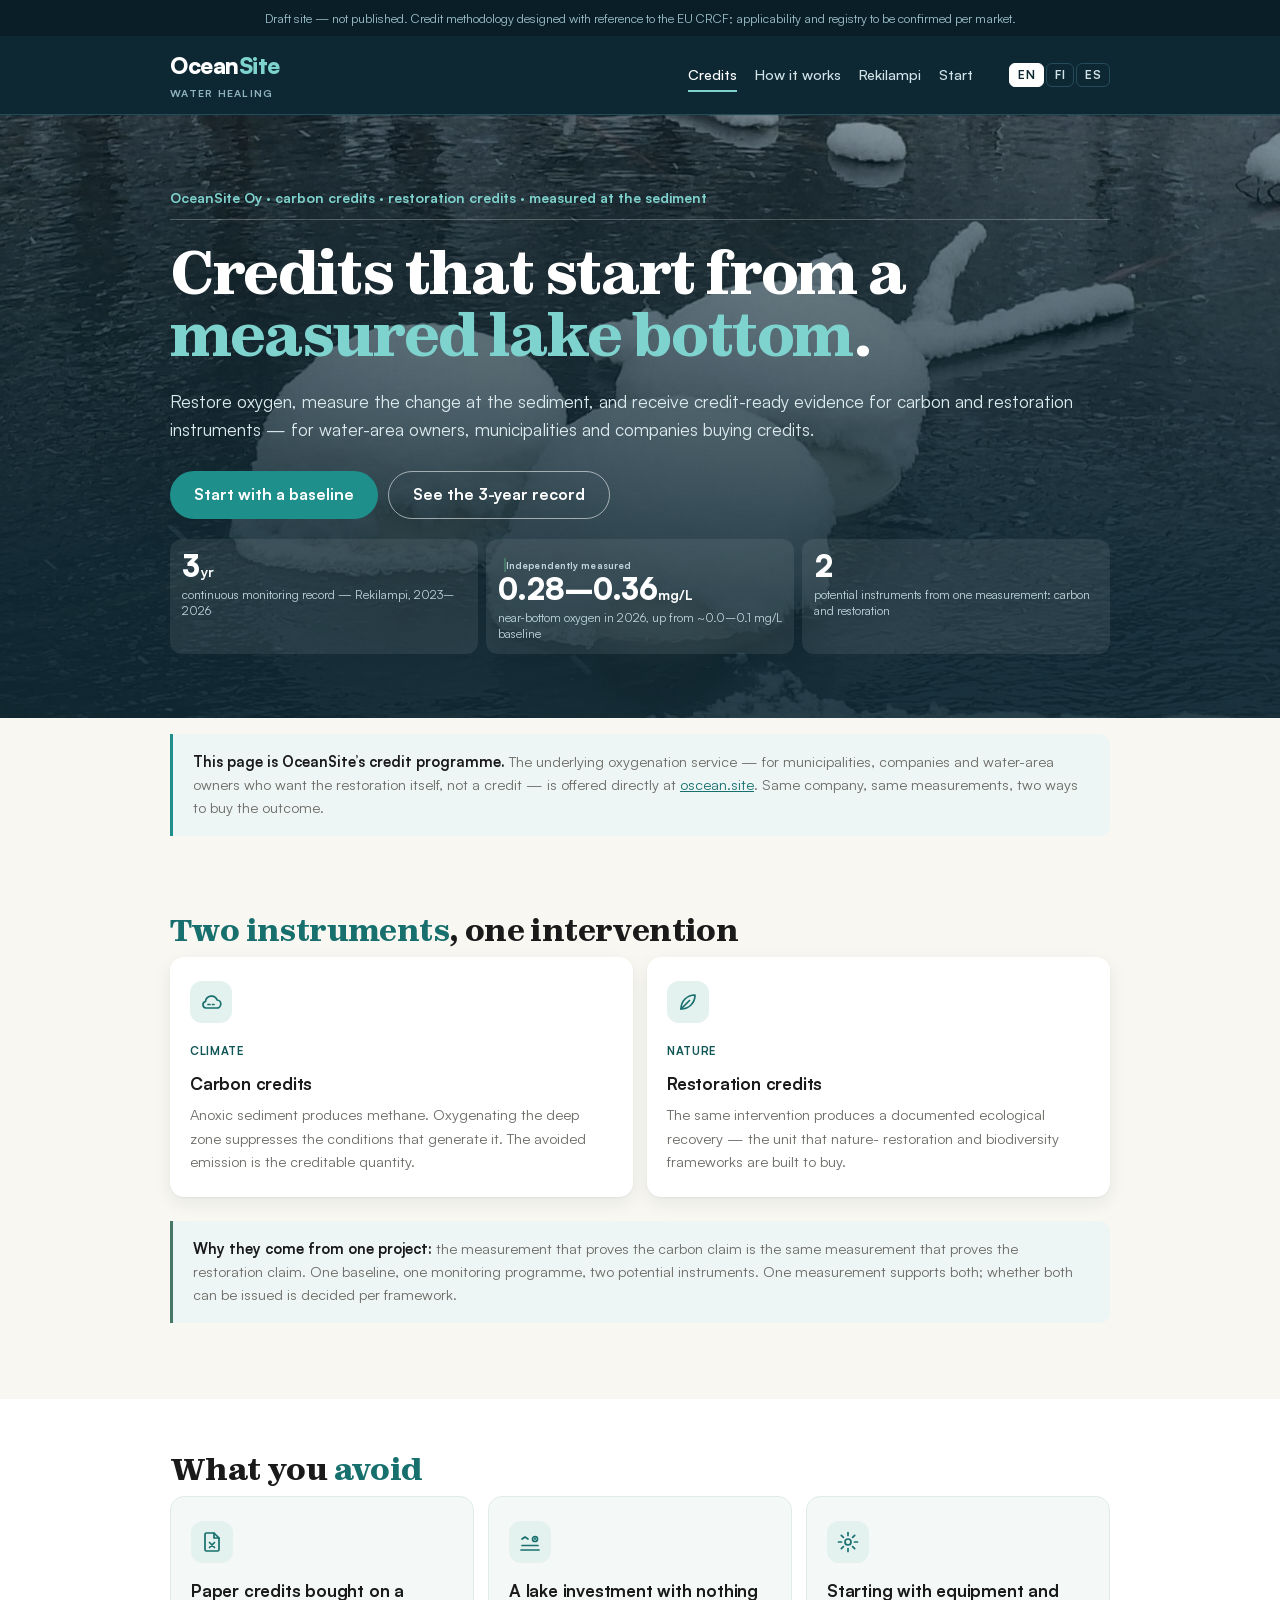
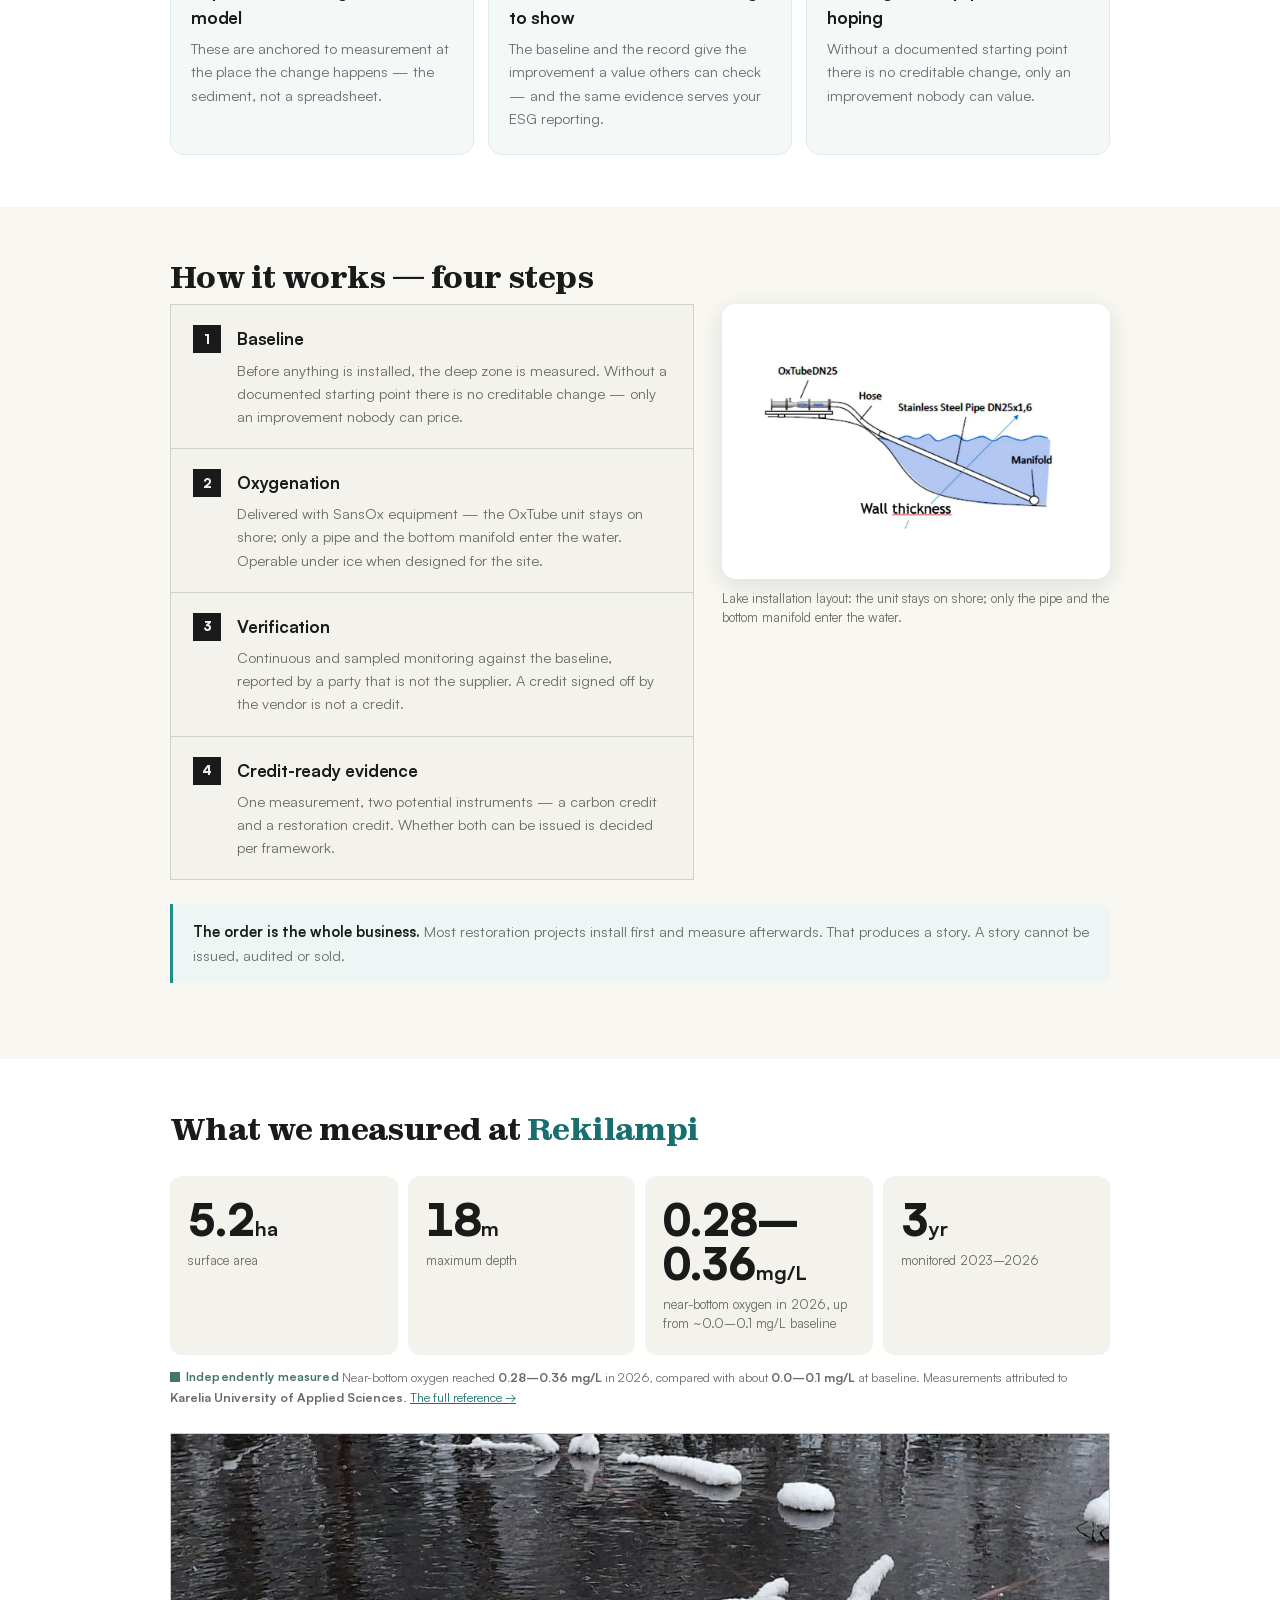
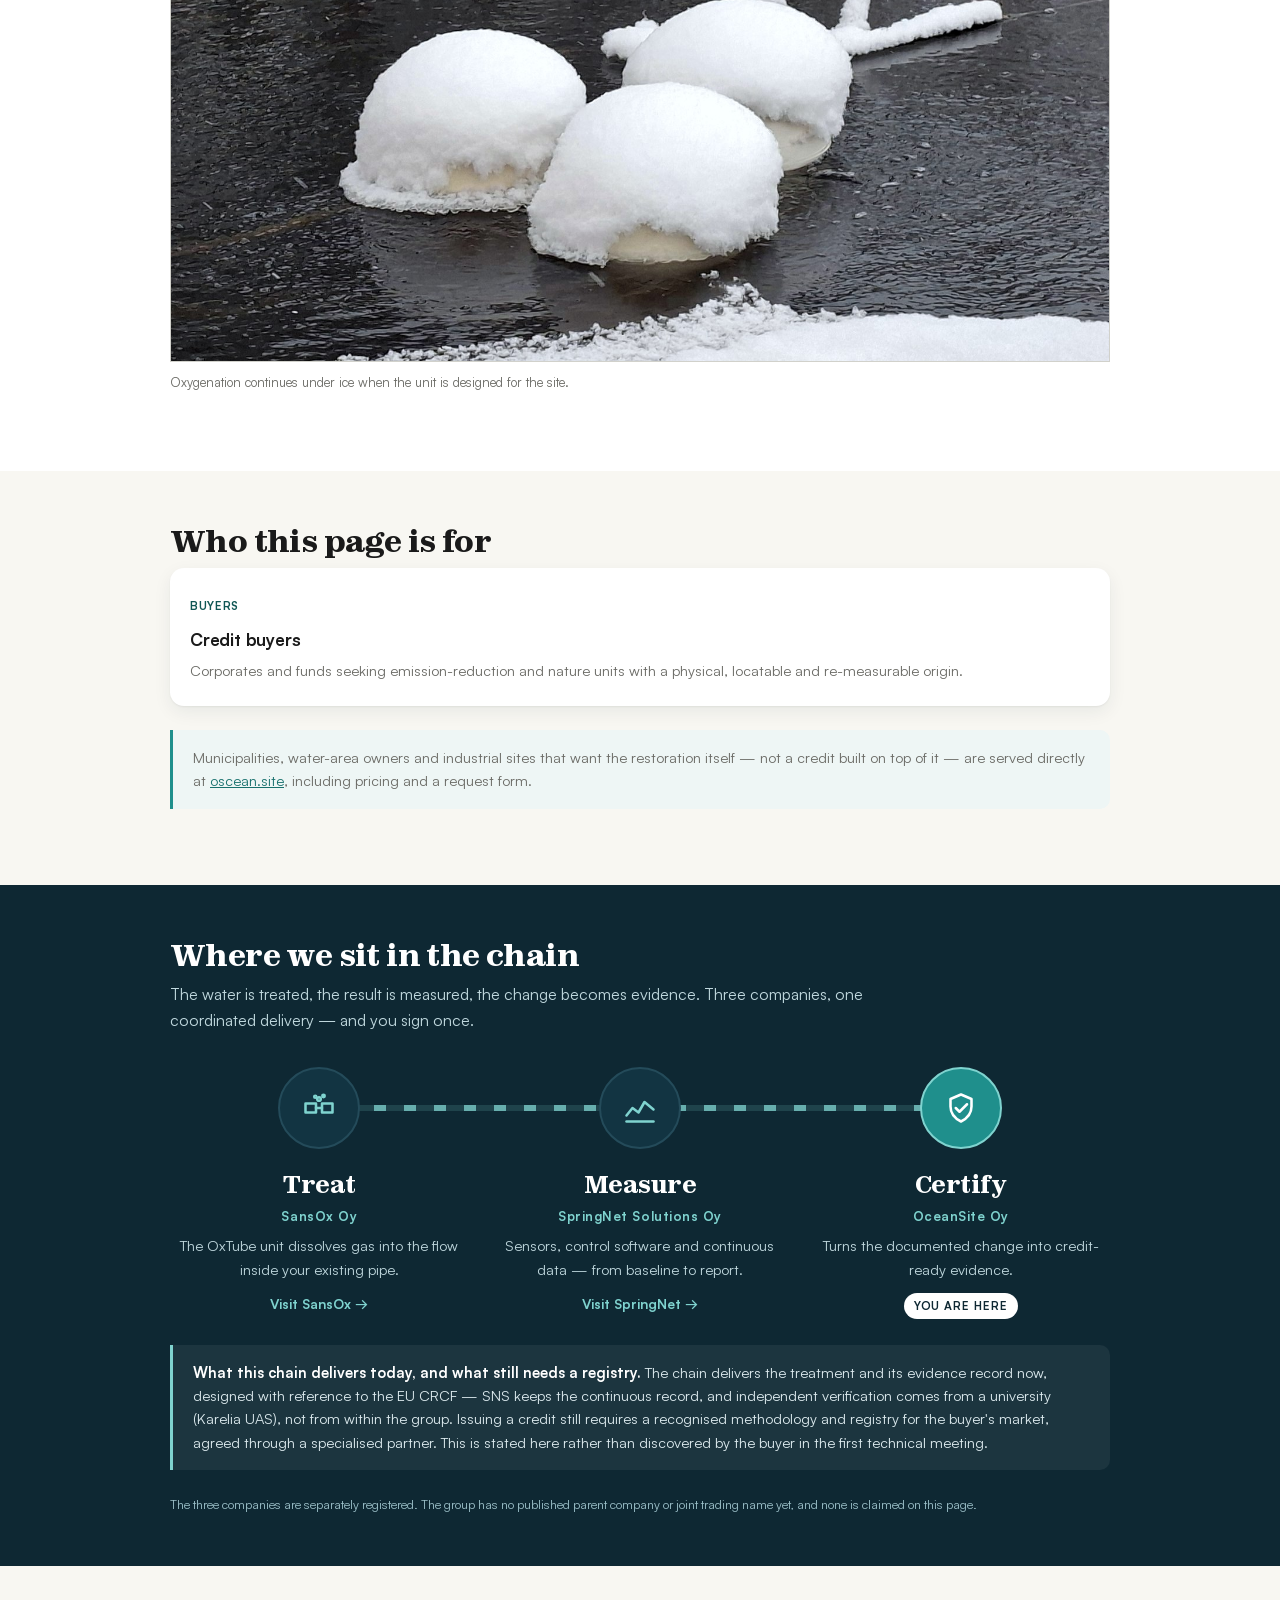
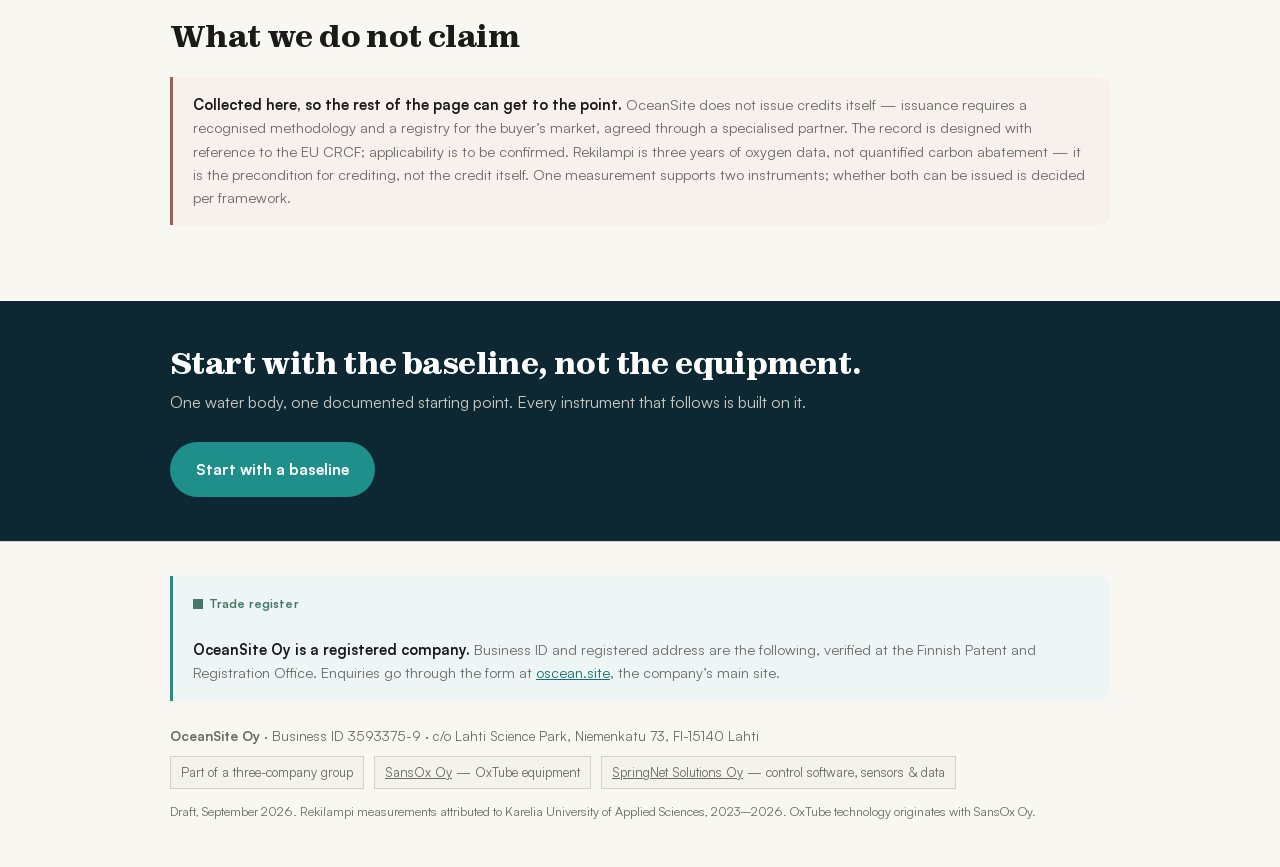
<file: index.html>
<!doctype html>
<html lang="en">
<head>
<meta charset="utf-8">
<meta name="viewport" content="width=device-width,initial-scale=1">
<meta name="robots" content="noindex,nofollow">
<title>OceanSite — carbon and restoration credits from water bodies</title>
<meta name="description" content="Carbon and restoration credits generated by deep-zone oxygenation, on an independently measured baseline.">
<link rel="stylesheet" href="assets/css/site.css">
<link rel="stylesheet" href="assets/css/theme-b.css">
<link rel="stylesheet" href="assets/css/wow.css">
</head>
<body>
<a class="skip" href="#main">Skip to content</a>
<p class="draft">Draft site — not published. Credit methodology designed with reference to the EU CRCF; applicability and registry to be confirmed per market.</p>
<header>
  <div class="wrap bar">
    <a class="logo" href="index.html">Ocean<b>Site</b><small class="tagline">Water Healing</small></a>
    <nav>
      <a href="index.html" aria-current="page">Credits</a>
      <a href="credits.html">How it works</a>
      <a href="rekilampi.html">Rekilampi</a>
      <a href="contact.html">Start</a>
    </nav>
      <div class="lang"><a href="index.html" hreflang="en" aria-current="true">EN</a><a href="fi/index.html" hreflang="fi">FI</a><a href="es/index.html" hreflang="es">ES</a></div>
  </div>
</header>
<main id="main">
<div class="wrap hero" style="background-image:linear-gradient(180deg,rgba(14,40,51,.72),rgba(14,40,51,.94) 75%),url(assets/img/finland_pond_winter.jpg)">
  <p class="kicker">OceanSite Oy &middot; carbon credits &middot; restoration credits &middot; measured at the sediment</p>
  <h1>Credits that start from a <em>measured lake bottom</em>.</h1>
  <p class="lede">Restore oxygen, measure the change at the sediment, and receive credit-ready evidence for carbon and restoration instruments &mdash; for water-area owners, municipalities and companies buying credits.</p>
  <div class="herocta"><a class="p" href="contact.html">Start with a baseline</a><a class="s" href="rekilampi.html">See the 3-year record</a></div>
  <div class="numbers heronums">
    <div class="num"><b>3<small>yr</small></b><span>continuous monitoring record &mdash; Rekilampi, 2023&ndash;2026</span></div>
    <div class="num"><span class="prov prov-3rd">Independently measured</span><b>0.28&ndash;0.36<small>mg/L</small></b><span>near-bottom oxygen in 2026, up from ~0.0&ndash;0.1 mg/L baseline</span></div>
    <div class="num"><b>2</b><span>potential instruments from one measurement: carbon and restoration</span></div>
  </div>
</div>

<div class="wrap">
  <p class="note" style="margin-top:16px"><b>This page is OceanSite&rsquo;s credit programme.</b> The
  underlying oxygenation service &mdash; for municipalities, companies and water-area owners who want
  the restoration itself, not a credit &mdash; is offered directly at
  <a href="https://www.oscean.site/">oscean.site</a>. Same company, same measurements, two ways to buy
  the outcome.</p>
</div>

<section>
  <div class="wrap">
    <h2><em>Two instruments</em>, one intervention</h2>
    <div class="grid">
      <div class="card"><span class="card-ic"><svg viewBox="0 0 24 24" fill="none" stroke="currentColor" stroke-width="1.7" stroke-linecap="round" stroke-linejoin="round" aria-hidden="true"><path d="M7 18h10.5a4 4 0 00.6-8 6 6 0 00-11.6 1.5A3.3 3.3 0 007 18z"/><path d="M9 14.5h2M13.5 14.5h1.5"/></svg></span><span class="tag">Climate</span><h3>Carbon credits</h3>
        <p>Anoxic sediment produces methane. Oxygenating the deep zone suppresses the conditions that
        generate it. The avoided emission is the creditable quantity.</p></div>
      <div class="card"><span class="card-ic"><svg viewBox="0 0 24 24" fill="none" stroke="currentColor" stroke-width="1.7" stroke-linecap="round" stroke-linejoin="round" aria-hidden="true"><path d="M5 19C5 11 11 5 19 5c0 8-6 14-14 14z"/><path d="M5 19l8.5-8.5"/></svg></span><span class="tag">Nature</span><h3>Restoration credits</h3>
        <p>The same intervention produces a documented ecological recovery — the unit that nature-
        restoration and biodiversity frameworks are built to buy.</p></div>
    </div>
    <div class="note ok"><b>Why they come from one project:</b> the measurement that proves the carbon
    claim is the same measurement that proves the restoration claim. One baseline, one monitoring
    programme, two potential instruments. One measurement supports both; whether both can be issued is decided per framework.</div>
  </div>
</section>

<section>
  <div class="wrap">
    <h2>What you <em>avoid</em></h2>
    <div class="grid">
      <div class="card"><span class="card-ic"><svg viewBox="0 0 24 24" fill="none" stroke="currentColor" stroke-width="1.7" stroke-linecap="round" stroke-linejoin="round" aria-hidden="true"><path d="M14 3H6.5A1.5 1.5 0 005 4.5v15A1.5 1.5 0 006.5 21h11a1.5 1.5 0 001.5-1.5V8z"/><path d="M14 3v5h5"/><path d="M9.5 12.5l5 5M14.5 12.5l-5 5"/></svg></span><h3>Paper credits bought on a model</h3><p>These are anchored to measurement at the place the change happens &mdash; the sediment, not a spreadsheet.</p></div>
      <div class="card"><span class="card-ic"><svg viewBox="0 0 24 24" fill="none" stroke="currentColor" stroke-width="1.7" stroke-linecap="round" stroke-linejoin="round" aria-hidden="true"><path d="M3 20h18"/><path d="M4 15.5h16"/><path d="M4 9l3-2 3 2"/><circle cx="17" cy="9" r="2.5"/><path d="M17 8v1.2"/></svg></span><h3>A lake investment with nothing to show</h3><p>The baseline and the record give the improvement a value others can check &mdash; and the same evidence serves your ESG reporting.</p></div>
      <div class="card"><span class="card-ic"><svg viewBox="0 0 24 24" fill="none" stroke="currentColor" stroke-width="1.7" stroke-linecap="round" stroke-linejoin="round" aria-hidden="true"><circle cx="12" cy="12" r="3"/><path d="M12 2.5v3M12 18.5v3M2.5 12h3M18.5 12h3M5.3 5.3l2.1 2.1M16.6 16.6l2.1 2.1M5.3 18.7l2.1-2.1M16.6 7.4l2.1-2.1"/></svg></span><h3>Starting with equipment and hoping</h3><p>Without a documented starting point there is no creditable change, only an improvement nobody can value.</p></div>
    </div>
  </div>
</section>

<section>
  <div class="wrap">
    <h2>How it works &mdash; four steps</h2>
    <div class="split"><div class="steps">
      <div class="step"><div><h3>Baseline</h3><p>Before anything is installed, the deep zone is measured. Without a documented starting point there is no creditable change — only an improvement nobody can price.</p></div></div>
      <div class="step"><div><h3>Oxygenation</h3><p>Delivered with SansOx equipment &mdash; the OxTube unit stays on shore; only a pipe and the bottom manifold enter the water. Operable under ice when designed for the site.</p></div></div>
      <div class="step"><div><h3>Verification</h3><p>Continuous and sampled monitoring against the baseline, reported by a party that is not the supplier. A credit signed off by the vendor is not a credit.</p></div></div>
      <div class="step"><div><h3>Credit-ready evidence</h3><p>One measurement, two potential instruments &mdash; a carbon credit and a restoration credit. Whether both can be issued is decided per framework.</p></div></div>
    </div><figure class="split-img"><img src="assets/img/lake_oxygenation_diagram.jpg" alt="Schematic of a lake installation: the OxTube unit on shore feeds a hose and a stainless steel pipe running down the slope to a manifold on the bottom." width="2000" height="1414" loading="lazy"><figcaption>Lake installation layout: the unit stays on shore; only the pipe and the bottom manifold enter the water.</figcaption></figure></div>
    <div class="note"><b>The order is the whole business.</b> Most restoration projects install first and
    measure afterwards. That produces a story. A story cannot be issued, audited or sold.</div>
  </div>
</section>

<section>
  <div class="wrap">
    <h2>What we measured at <em>Rekilampi</em></h2>
    <div class="numbers">
      <div class="num"><b>5.2<small>ha</small></b><span>surface area</span></div>
      <div class="num"><b>18<small>m</small></b><span>maximum depth</span></div>
      <div class="num"><b>0.28&ndash;0.36<small>mg/L</small></b><span>near-bottom oxygen in 2026, up from ~0.0&ndash;0.1 mg/L baseline</span></div>
      <div class="num"><b>3<small>yr</small></b><span>monitored 2023&ndash;2026</span></div>
    </div>
    <p class="src"><span class="prov prov-3rd">Independently measured</span> Near-bottom oxygen reached <b>0.28&ndash;0.36 mg/L</b> in 2026,
    compared with about <b>0.0&ndash;0.1 mg/L</b> at baseline. Measurements attributed to
    <b>Karelia University of Applied Sciences</b>. <a href="rekilampi.html">The full reference &rarr;</a></p>
    <figure class="figwrap">
      <img class="figimg" src="assets/img/finland_pond_winter.jpg" width="1200" height="800" loading="lazy"
           alt="A Finnish pond in winter, partly frozen.">
      <p class="cap">Oxygenation continues under ice when the unit is designed for the site.</p>
    </figure>
  </div>
</section>

<section>
  <div class="wrap">
    <h2>Who this page is for</h2>
    <div class="grid">
      <div class="card"><span class="tag">Buyers</span><h3>Credit buyers</h3><p>Corporates and funds seeking emission-reduction and nature units with a physical, locatable and re-measurable origin.</p></div>
    </div>
    <div class="note">Municipalities, water-area owners and industrial sites that want the
    restoration itself — not a credit built on top of it — are served directly at
    <a href="https://www.oscean.site/">oscean.site</a>, including pricing and a request form.</div>
  </div>
</section>

<!-- ============ GROUP CHAIN ============ -->
<section id="chain-of-evidence">
  <div class="wrap">
    <h2>Where we sit in the chain</h2>
    <p class="lead">The water is treated, the result is measured, the change becomes evidence.
    Three companies, one coordinated delivery &mdash; and you sign once.</p>
    <div class="flow">
      <div class="flow-pipe" aria-hidden="true"><b></b><b></b><b></b></div>
      <a class="station" href="https://buenosbandidos-pixel.github.io/sansox-demo/"><span class="st-ring"><svg viewBox="0 0 24 24" fill="none" stroke="currentColor" stroke-width="1.7" stroke-linecap="round" stroke-linejoin="round" aria-hidden="true"><path d="M3 9h7v6H3zM14 9h7v6h-7z"/><path d="M10 12h4"/><circle cx="12" cy="6" r="1.2"/><circle cx="15" cy="4" r=".8"/><circle cx="9.5" cy="4.5" r=".7"/></svg></span><span class="st-verb">Treat</span><span class="st-co">SansOx Oy</span><p>The OxTube unit dissolves gas into the flow inside your existing pipe.</p><span class="st-go">Visit SansOx &rarr;</span></a>
      <a class="station" href="https://buenosbandidos-pixel.github.io/sns-demo/"><span class="st-ring"><svg viewBox="0 0 24 24" fill="none" stroke="currentColor" stroke-width="1.7" stroke-linecap="round" stroke-linejoin="round" aria-hidden="true"><path d="M3 17l4-5 4 3 4-7 6 5"/><path d="M3 21h18"/></svg></span><span class="st-verb">Measure</span><span class="st-co">SpringNet Solutions Oy</span><p>Sensors, control software and continuous data &mdash; from baseline to report.</p><span class="st-go">Visit SpringNet &rarr;</span></a>
      <div class="station here"><span class="st-ring"><svg viewBox="0 0 24 24" fill="none" stroke="currentColor" stroke-width="1.7" stroke-linecap="round" stroke-linejoin="round" aria-hidden="true"><path d="M12 3l7 3v5c0 4.5-3 8-7 10-4-2-7-5.5-7-10V6z"/><path d="M8.5 12l2.5 2.5L16 9.5"/></svg></span><span class="st-verb">Certify</span><span class="st-co">OceanSite Oy</span><p>Turns the documented change into credit-ready evidence.</p><span class="st-here">You are here</span></div>
    </div>
    <div class="note"><b>What this chain delivers today, and what still needs a registry.</b> The
    chain delivers the treatment and its evidence record now, designed with reference to the EU CRCF &mdash; SNS keeps the
    continuous record, and independent verification comes from a university (Karelia UAS), not from within the
    group. Issuing a credit still requires a recognised methodology and registry for the buyer's
    market, agreed through a specialised partner. This is stated here rather than discovered by the
    buyer in the first technical meeting.</div>
    <p class="src">The three companies are separately registered. The group has no published
    parent company or joint trading name yet, and none is claimed on this page.</p>
  </div>
</section>

<section id="not-claimed">
  <div class="wrap">
    <h2>What we do not claim</h2>
    <div class="note">
      <b>Collected here, so the rest of the page can get to the point.</b> OceanSite does not issue
      credits itself &mdash; issuance requires a recognised methodology and a registry for the
      buyer&rsquo;s market, agreed through a specialised partner. The record is designed with
      reference to the EU CRCF; applicability is to be confirmed. Rekilampi is three years of oxygen
      data, not quantified carbon abatement &mdash; it is the precondition for crediting, not the
      credit itself. One measurement supports two instruments; whether both can be issued is decided
      per framework.
    </div>
  </div>
</section>

<section class="cta">
  <div class="wrap"><h2>Start with the baseline, not the equipment.</h2><p class="lead">One water body, one documented starting point. Every instrument that follows is built on it.</p>
  <a class="btn" href="contact.html">Start with a baseline</a></div>
</section>
</main>
<footer>
  <div class="wrap">
    <p class="note" style="margin-top:0"><span class="prov prov-3rd">Trade register</span><br><br><b>OceanSite Oy is a registered company.</b> Business ID and registered address are the following, verified at the Finnish Patent and Registration Office. Enquiries go through the form at <a href="https://www.oscean.site/#contact">oscean.site</a>, the company&rsquo;s main site.</p>
    <p><b>OceanSite Oy</b> &middot; Business ID 3593375-9 &middot; c/o Lahti Science Park, Niemenkatu 73, FI-15140 Lahti</p>
    <div class="chain">
      <span>Part of a three-company group</span>
      <span><a href="https://buenosbandidos-pixel.github.io/sansox-demo/">SansOx Oy</a> — OxTube equipment</span>
      <span><a href="https://buenosbandidos-pixel.github.io/sns-demo/">SpringNet Solutions Oy</a> — control software, sensors &amp; data</span>
    </div>
    <p class="src">Draft, September 2026. Rekilampi measurements attributed to Karelia University of
    Applied Sciences, 2023–2026. OxTube technology originates with SansOx Oy.</p>
  </div>
</footer>
<script src="assets/js/menu.js" defer></script>
<script src="assets/js/wow.js" defer></script>
</body></html>
</file>
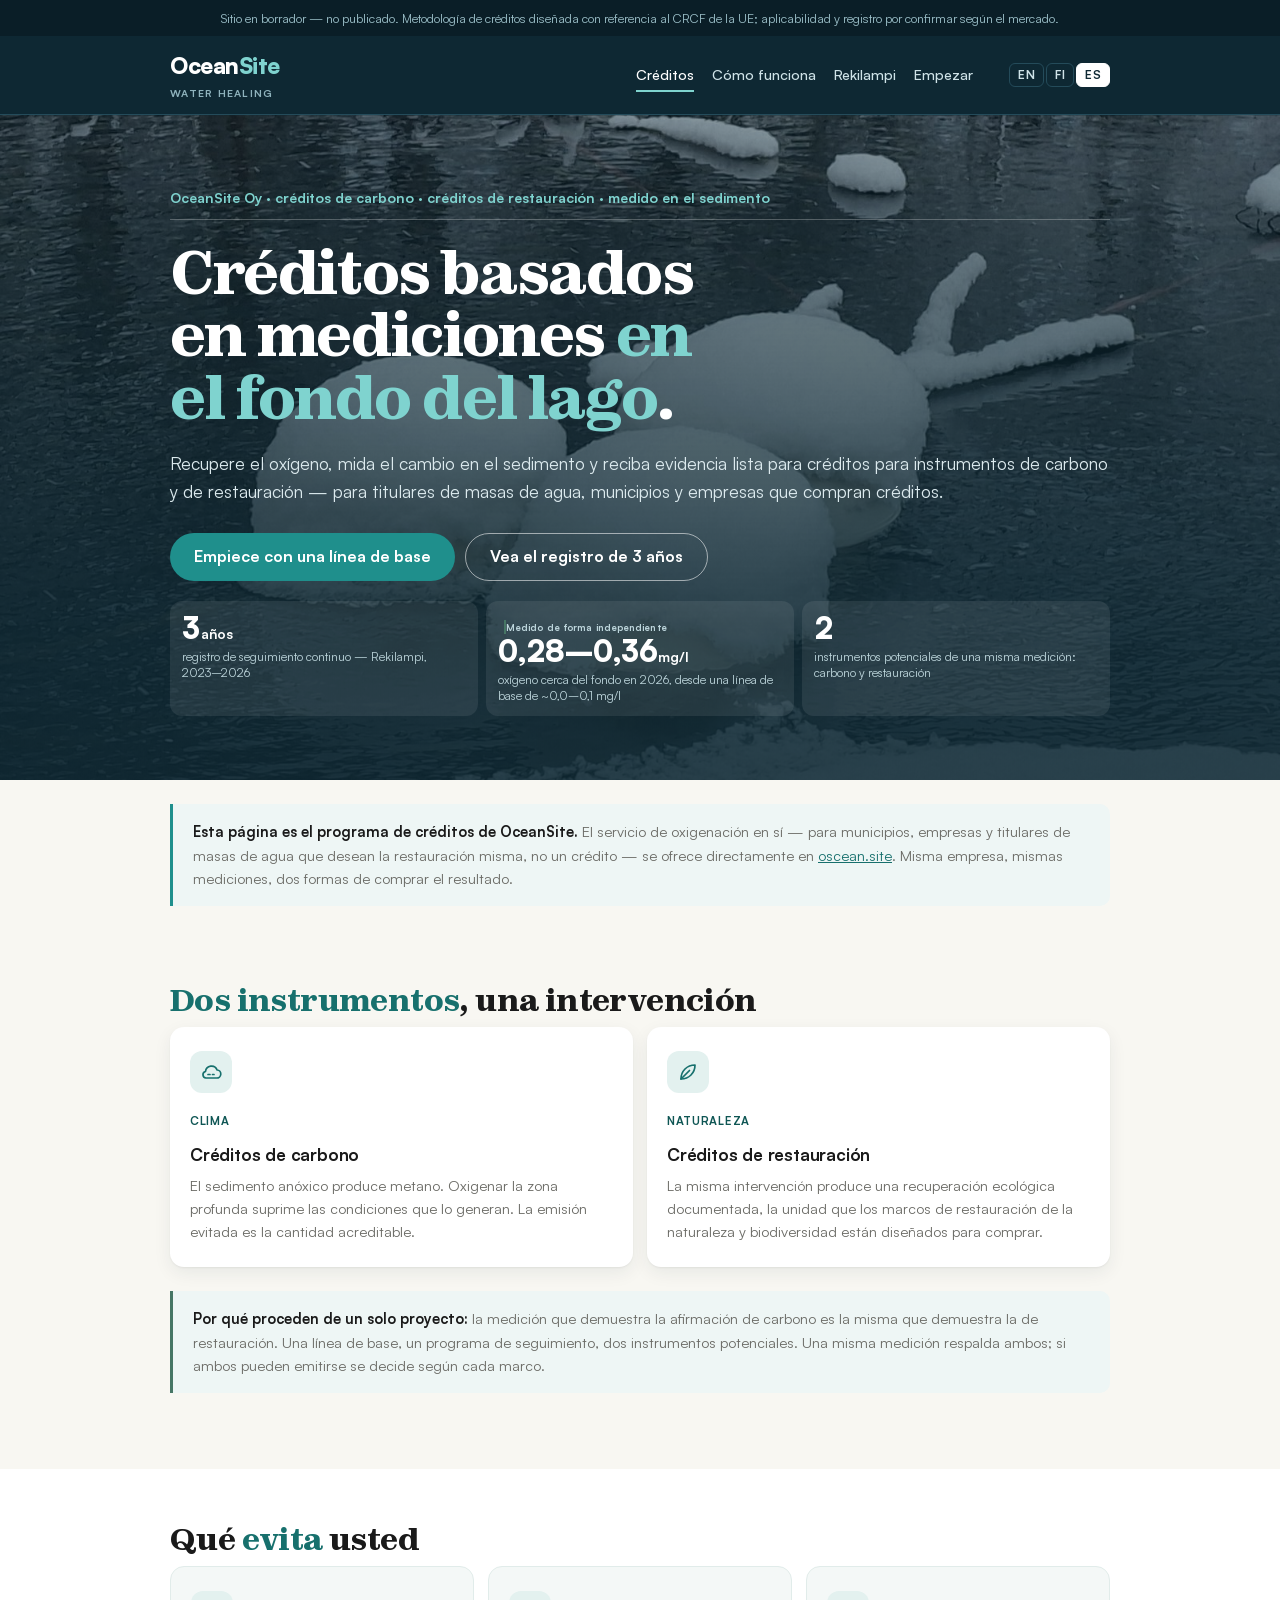
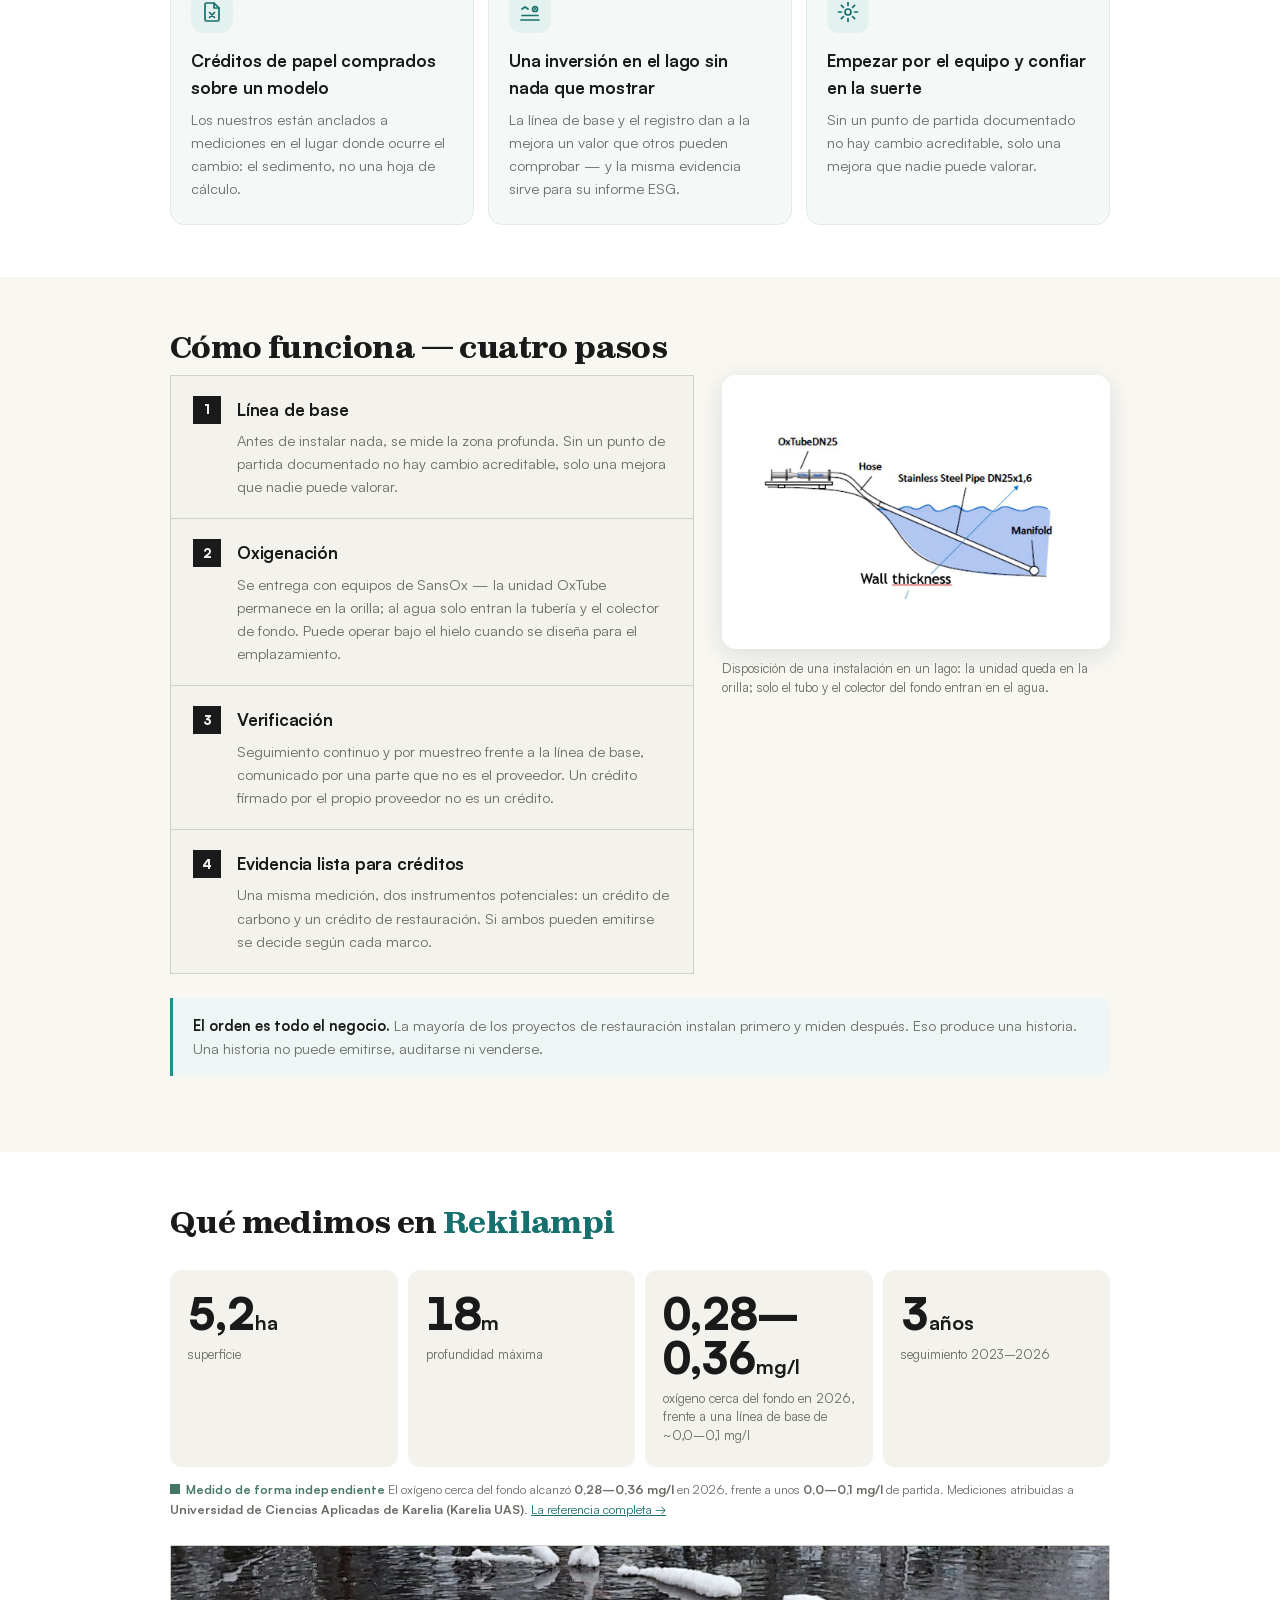
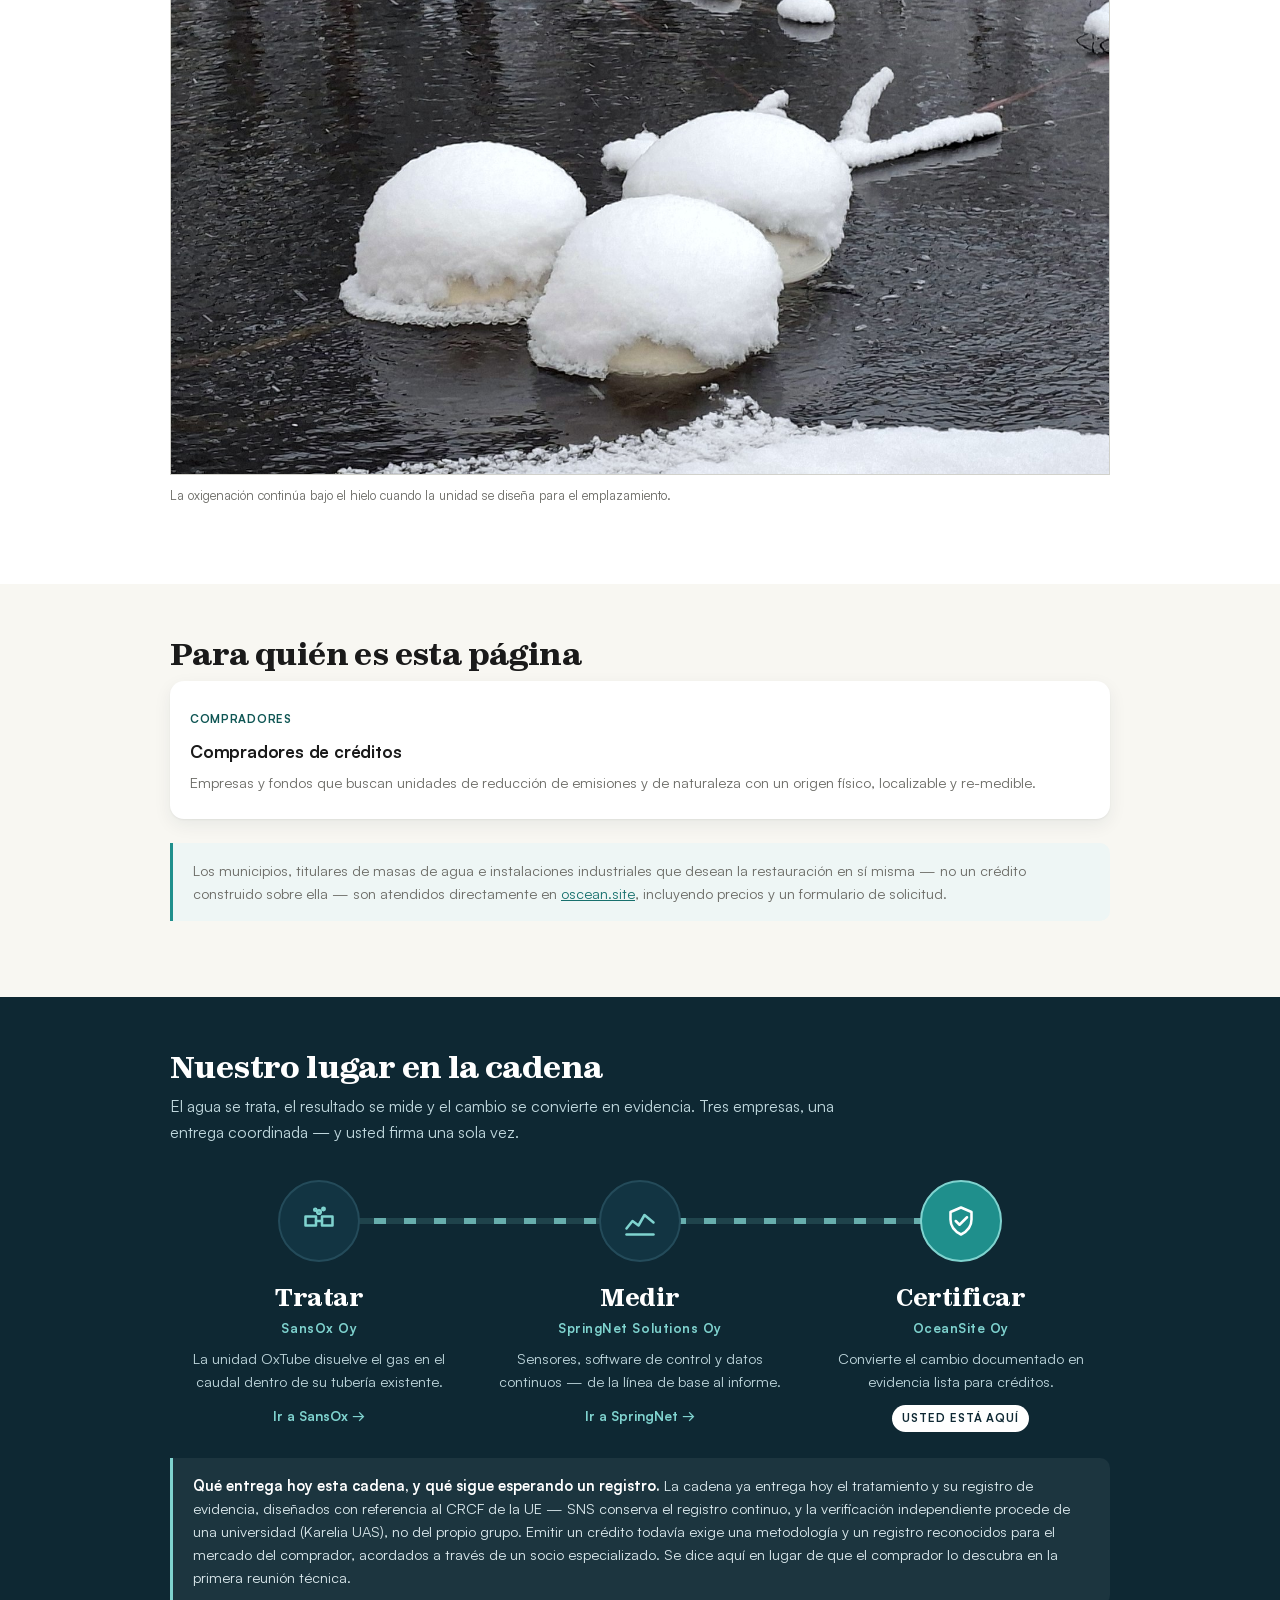
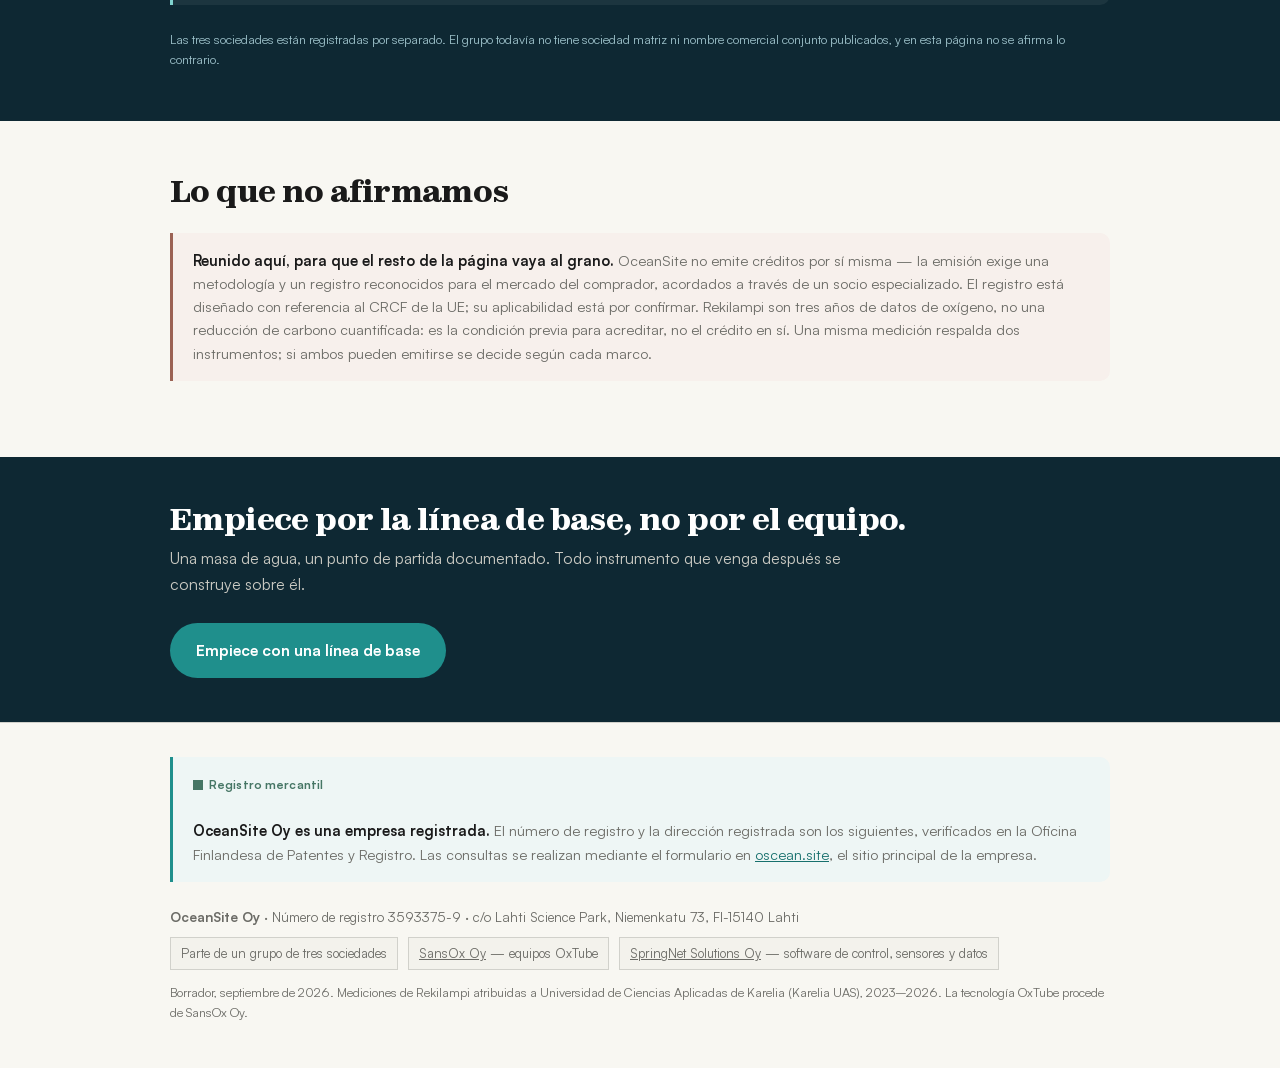
<file: es/index.html>
<!doctype html>
<html lang="es">
<head>
<meta charset="utf-8">
<meta name="viewport" content="width=device-width,initial-scale=1">
<meta name="robots" content="noindex,nofollow">
<title>OceanSite — créditos de carbono y de restauración a partir de masas de agua</title>
<meta name="description" content="Créditos de carbono y de restauración generados por la oxigenación de la zona profunda, sobre una línea de base medida de forma independiente.">
<link rel="stylesheet" href="../assets/css/site.css">
<link rel="stylesheet" href="../assets/css/theme-b.css">
<link rel="stylesheet" href="../assets/css/wow.css">
<link rel="alternate" hreflang="en" href="../index.html">
<link rel="alternate" hreflang="fi" href="../fi/index.html">
<link rel="alternate" hreflang="es" href="index.html">
<link rel="alternate" hreflang="x-default" href="../index.html">
<link rel="canonical" href="index.html">
</head>
<body>
<a class="skip" href="#main">Ir al contenido</a>
<p class="draft">Sitio en borrador — no publicado. Metodología de créditos diseñada con referencia al CRCF de la UE; aplicabilidad y registro por confirmar según el mercado.</p>
<header>
  <div class="wrap bar">
    <a class="logo" href="index.html">Ocean<b>Site</b><small class="tagline">Water Healing</small></a>
    <nav>
      <a href="index.html" aria-current="page">Créditos</a>
      <a href="credits.html">Cómo funciona</a>
      <a href="rekilampi.html">Rekilampi</a>
      <a href="contact.html">Empezar</a>
    </nav>
      <div class="lang"><a href="../index.html" hreflang="en">EN</a><a href="../fi/index.html" hreflang="fi">FI</a><a href="../es/index.html" hreflang="es" aria-current="true">ES</a></div>
  </div>
</header>
<main id="main">
<div class="wrap hero" style="background-image:linear-gradient(180deg,rgba(14,40,51,.72),rgba(14,40,51,.94) 75%),url(../assets/img/finland_pond_winter.jpg)">
  <p class="kicker">OceanSite Oy &middot; créditos de carbono &middot; créditos de restauración &middot; medido en el sedimento</p>
  <h1>Créditos basados en mediciones <em>en el fondo del lago</em>.</h1>
  <p class="lede">Recupere el oxígeno, mida el cambio en el sedimento y reciba evidencia lista para créditos para instrumentos de carbono y de restauración — para titulares de masas de agua, municipios y empresas que compran créditos.</p>
  <div class="herocta"><a class="p" href="contact.html">Empiece con una línea de base</a><a class="s" href="rekilampi.html">Vea el registro de 3 años</a></div>
  <div class="numbers heronums">
    <div class="num"><b>3<small>años</small></b><span>registro de seguimiento continuo — Rekilampi, 2023&ndash;2026</span></div>
    <div class="num"><span class="prov prov-3rd">Medido de forma independiente</span><b>0,28&ndash;0,36<small>mg/l</small></b><span>oxígeno cerca del fondo en 2026, desde una línea de base de ~0,0&ndash;0,1 mg/l</span></div>
    <div class="num"><b>2</b><span>instrumentos potenciales de una misma medición: carbono y restauración</span></div>
  </div>
</div>

<div class="wrap">
  <p class="note"><b>Esta página es el programa de créditos de OceanSite.</b> El servicio de oxigenación en sí — para municipios, empresas y titulares de masas de agua que desean la restauración misma, no un crédito — se ofrece directamente en <a href="https://www.oscean.site/">oscean.site</a>. Misma empresa, mismas mediciones, dos formas de comprar el resultado.</p>
</div>

<section>
  <div class="wrap">
    <h2><em>Dos instrumentos</em>, una intervención</h2>
    <div class="grid">
      <div class="card"><span class="card-ic"><svg viewBox="0 0 24 24" fill="none" stroke="currentColor" stroke-width="1.7" stroke-linecap="round" stroke-linejoin="round" aria-hidden="true"><path d="M7 18h10.5a4 4 0 00.6-8 6 6 0 00-11.6 1.5A3.3 3.3 0 007 18z"/><path d="M9 14.5h2M13.5 14.5h1.5"/></svg></span><span class="tag">Clima</span><h3>Créditos de carbono</h3>
        <p>El sedimento anóxico produce metano. Oxigenar la zona profunda suprime las condiciones que lo generan. La emisión evitada es la cantidad acreditable.</p></div>
      <div class="card"><span class="card-ic"><svg viewBox="0 0 24 24" fill="none" stroke="currentColor" stroke-width="1.7" stroke-linecap="round" stroke-linejoin="round" aria-hidden="true"><path d="M5 19C5 11 11 5 19 5c0 8-6 14-14 14z"/><path d="M5 19l8.5-8.5"/></svg></span><span class="tag">Naturaleza</span><h3>Créditos de restauración</h3>
        <p>La misma intervención produce una recuperación ecológica documentada, la unidad que los marcos de restauración de la naturaleza y biodiversidad están diseñados para comprar.</p></div>
    </div>
    <div class="note ok"><b>Por qué proceden de un solo proyecto:</b> la medición que demuestra la afirmación de carbono es la misma que demuestra la de restauración. Una línea de base, un programa de seguimiento, dos instrumentos potenciales. Una misma medición respalda ambos; si ambos pueden emitirse se decide según cada marco.</div>
  </div>
</section>

<section>
  <div class="wrap">
    <h2>Qué <em>evita</em> usted</h2>
    <div class="grid">
      <div class="card"><span class="card-ic"><svg viewBox="0 0 24 24" fill="none" stroke="currentColor" stroke-width="1.7" stroke-linecap="round" stroke-linejoin="round" aria-hidden="true"><path d="M14 3H6.5A1.5 1.5 0 005 4.5v15A1.5 1.5 0 006.5 21h11a1.5 1.5 0 001.5-1.5V8z"/><path d="M14 3v5h5"/><path d="M9.5 12.5l5 5M14.5 12.5l-5 5"/></svg></span><h3>Créditos de papel comprados sobre un modelo</h3><p>Los nuestros están anclados a mediciones en el lugar donde ocurre el cambio: el sedimento, no una hoja de cálculo.</p></div>
      <div class="card"><span class="card-ic"><svg viewBox="0 0 24 24" fill="none" stroke="currentColor" stroke-width="1.7" stroke-linecap="round" stroke-linejoin="round" aria-hidden="true"><path d="M3 20h18"/><path d="M4 15.5h16"/><path d="M4 9l3-2 3 2"/><circle cx="17" cy="9" r="2.5"/><path d="M17 8v1.2"/></svg></span><h3>Una inversión en el lago sin nada que mostrar</h3><p>La línea de base y el registro dan a la mejora un valor que otros pueden comprobar — y la misma evidencia sirve para su informe ESG.</p></div>
      <div class="card"><span class="card-ic"><svg viewBox="0 0 24 24" fill="none" stroke="currentColor" stroke-width="1.7" stroke-linecap="round" stroke-linejoin="round" aria-hidden="true"><circle cx="12" cy="12" r="3"/><path d="M12 2.5v3M12 18.5v3M2.5 12h3M18.5 12h3M5.3 5.3l2.1 2.1M16.6 16.6l2.1 2.1M5.3 18.7l2.1-2.1M16.6 7.4l2.1-2.1"/></svg></span><h3>Empezar por el equipo y confiar en la suerte</h3><p>Sin un punto de partida documentado no hay cambio acreditable, solo una mejora que nadie puede valorar.</p></div>
    </div>
  </div>
</section>

<section>
  <div class="wrap">
    <h2>Cómo funciona — cuatro pasos</h2>
    <div class="split"><div class="steps">
      <div class="step"><div><h3>Línea de base</h3><p>Antes de instalar nada, se mide la zona profunda. Sin un punto de partida documentado no hay cambio acreditable, solo una mejora que nadie puede valorar.</p></div></div>
      <div class="step"><div><h3>Oxigenación</h3><p>Se entrega con equipos de SansOx — la unidad OxTube permanece en la orilla; al agua solo entran la tubería y el colector de fondo. Puede operar bajo el hielo cuando se diseña para el emplazamiento.</p></div></div>
      <div class="step"><div><h3>Verificación</h3><p>Seguimiento continuo y por muestreo frente a la línea de base, comunicado por una parte que no es el proveedor. Un crédito firmado por el propio proveedor no es un crédito.</p></div></div>
      <div class="step"><div><h3>Evidencia lista para créditos</h3><p>Una misma medición, dos instrumentos potenciales: un crédito de carbono y un crédito de restauración. Si ambos pueden emitirse se decide según cada marco.</p></div></div>
    </div><figure class="split-img"><img src="../assets/img/lake_oxygenation_diagram.jpg" alt="Esquema de una instalación en un lago: la unidad OxTube en la orilla alimenta una manguera y un tubo de acero inoxidable que baja por la pendiente hasta un colector en el fondo." width="2000" height="1414" loading="lazy"><figcaption>Disposición de una instalación en un lago: la unidad queda en la orilla; solo el tubo y el colector del fondo entran en el agua.</figcaption></figure></div>
    <div class="note"><b>El orden es todo el negocio.</b> La mayoría de los proyectos de restauración instalan primero y miden después. Eso produce una historia. Una historia no puede emitirse, auditarse ni venderse.</div>
  </div>
</section>

<section>
  <div class="wrap">
    <h2>Qué medimos en <em>Rekilampi</em></h2>
    <div class="numbers">
      <div class="num"><b>5,2<small>ha</small></b><span>superficie</span></div>
      <div class="num"><b>18<small>m</small></b><span>profundidad máxima</span></div>
      <div class="num"><b>0,28&ndash;0,36<small>mg/l</small></b><span>oxígeno cerca del fondo en 2026, frente a una línea de base de ~0,0&ndash;0,1 mg/l</span></div>
      <div class="num"><b>3<small>años</small></b><span>seguimiento 2023&ndash;2026</span></div>
    </div>
    <p class="src"><span class="prov prov-3rd">Medido de forma independiente</span> El oxígeno cerca del fondo alcanzó <b>0,28&ndash;0,36 mg/l</b> en 2026, frente a unos <b>0,0&ndash;0,1 mg/l</b> de partida. Mediciones atribuidas a <b>Universidad de Ciencias Aplicadas de Karelia (Karelia UAS)</b>. <a href="rekilampi.html">La referencia completa &rarr;</a></p>
    <figure class="figwrap">
      <img class="figimg" src="../assets/img/finland_pond_winter.jpg" width="1200" height="800" loading="lazy"
           alt="Un estanque finlandés en invierno, parcialmente helado.">
      <p class="cap">La oxigenación continúa bajo el hielo cuando la unidad se diseña para el emplazamiento.</p>
    </figure>
  </div>
</section>

<section>
  <div class="wrap">
    <h2>Para quién es esta página</h2>
    <div class="grid">
      <div class="card"><span class="tag">Compradores</span><h3>Compradores de créditos</h3><p>Empresas y fondos que buscan unidades de reducción de emisiones y de naturaleza con un origen físico, localizable y re-medible.</p></div>
    </div>
    <div class="note">Los municipios, titulares de masas de agua e instalaciones industriales que desean la restauración en sí misma — no un crédito construido sobre ella — son atendidos directamente en <a href="https://www.oscean.site/">oscean.site</a>, incluyendo precios y un formulario de solicitud.</div>
  </div>
</section>

<!-- ============ GROUP CHAIN ============ -->
<section id="chain-of-evidence">
  <div class="wrap">
    <h2>Nuestro lugar en la cadena</h2>
    <p class="lead">El agua se trata, el resultado se mide y el cambio se convierte en evidencia. Tres empresas, una entrega coordinada — y usted firma una sola vez.</p>
    <div class="flow">
      <div class="flow-pipe" aria-hidden="true"><b></b><b></b><b></b></div>
      <a class="station" href="https://buenosbandidos-pixel.github.io/sansox-demo/es/"><span class="st-ring"><svg viewBox="0 0 24 24" fill="none" stroke="currentColor" stroke-width="1.7" stroke-linecap="round" stroke-linejoin="round" aria-hidden="true"><path d="M3 9h7v6H3zM14 9h7v6h-7z"/><path d="M10 12h4"/><circle cx="12" cy="6" r="1.2"/><circle cx="15" cy="4" r=".8"/><circle cx="9.5" cy="4.5" r=".7"/></svg></span><span class="st-verb">Tratar</span><span class="st-co">SansOx Oy</span><p>La unidad OxTube disuelve el gas en el caudal dentro de su tubería existente.</p><span class="st-go">Ir a SansOx &rarr;</span></a>
      <a class="station" href="https://buenosbandidos-pixel.github.io/sns-demo/es/"><span class="st-ring"><svg viewBox="0 0 24 24" fill="none" stroke="currentColor" stroke-width="1.7" stroke-linecap="round" stroke-linejoin="round" aria-hidden="true"><path d="M3 17l4-5 4 3 4-7 6 5"/><path d="M3 21h18"/></svg></span><span class="st-verb">Medir</span><span class="st-co">SpringNet Solutions Oy</span><p>Sensores, software de control y datos continuos &mdash; de la línea de base al informe.</p><span class="st-go">Ir a SpringNet &rarr;</span></a>
      <div class="station here"><span class="st-ring"><svg viewBox="0 0 24 24" fill="none" stroke="currentColor" stroke-width="1.7" stroke-linecap="round" stroke-linejoin="round" aria-hidden="true"><path d="M12 3l7 3v5c0 4.5-3 8-7 10-4-2-7-5.5-7-10V6z"/><path d="M8.5 12l2.5 2.5L16 9.5"/></svg></span><span class="st-verb">Certificar</span><span class="st-co">OceanSite Oy</span><p>Convierte el cambio documentado en evidencia lista para créditos.</p><span class="st-here">Usted está aquí</span></div>
    </div>
    <div class="note"><b>Qué entrega hoy esta cadena, y qué sigue esperando un registro.</b> La cadena ya entrega hoy el tratamiento y su registro de evidencia, diseñados con referencia al CRCF de la UE — SNS conserva el registro continuo, y la verificación independiente procede de una universidad (Karelia UAS), no del propio grupo. Emitir un crédito todavía exige una metodología y un registro reconocidos para el mercado del comprador, acordados a través de un socio especializado. Se dice aquí en lugar de que el comprador lo descubra en la primera reunión técnica.</div>
    <p class="src">Las tres sociedades están registradas por separado. El grupo todavía no tiene sociedad matriz ni nombre comercial conjunto publicados, y en esta página no se afirma lo contrario.</p>
  </div>
</section>

<section id="not-claimed">
  <div class="wrap">
    <h2>Lo que no afirmamos</h2>
    <div class="note">
      <b>Reunido aquí, para que el resto de la página vaya al grano.</b> OceanSite no emite créditos por sí misma — la emisión exige una metodología y un registro reconocidos para el mercado del comprador, acordados a través de un socio especializado. El registro está diseñado con referencia al CRCF de la UE; su aplicabilidad está por confirmar. Rekilampi son tres años de datos de oxígeno, no una reducción de carbono cuantificada: es la condición previa para acreditar, no el crédito en sí. Una misma medición respalda dos instrumentos; si ambos pueden emitirse se decide según cada marco.
    </div>
  </div>
</section>

<section class="cta">
  <div class="wrap"><h2>Empiece por la línea de base, no por el equipo.</h2><p class="lead">Una masa de agua, un punto de partida documentado. Todo instrumento que venga después se construye sobre él.</p>
  <a class="btn" href="contact.html">Empiece con una línea de base</a></div>
</section>
</main>
<footer>
  <div class="wrap">
    <p class="note" style="margin-top:0"><span class="prov prov-3rd">Registro mercantil</span><br><br><b>OceanSite Oy es una empresa registrada.</b> El número de registro y la dirección registrada son los siguientes, verificados en la Oficina Finlandesa de Patentes y Registro. Las consultas se realizan mediante el formulario en <a href="https://www.oscean.site/#contact">oscean.site</a>, el sitio principal de la empresa.</p>
    <p><b>OceanSite Oy</b> &middot; Número de registro 3593375-9 &middot; c/o Lahti Science Park, Niemenkatu 73, FI-15140 Lahti</p>
    <div class="chain"><span>Parte de un grupo de tres sociedades</span> <span><a href="https://buenosbandidos-pixel.github.io/sansox-demo/">SansOx Oy</a> — equipos OxTube</span> <span><a href="https://buenosbandidos-pixel.github.io/sns-demo/">SpringNet Solutions Oy</a> — software de control, sensores y datos</span></div>
    <p class="src">Borrador, septiembre de 2026. Mediciones de Rekilampi atribuidas a Universidad de Ciencias Aplicadas de Karelia (Karelia UAS), 2023–2026. La tecnología OxTube procede de SansOx Oy.</p>
  </div>
</footer>
<script src="../assets/js/menu.js" defer></script>
<script src="../assets/js/wow.js" defer></script>
</body></html>
</file>
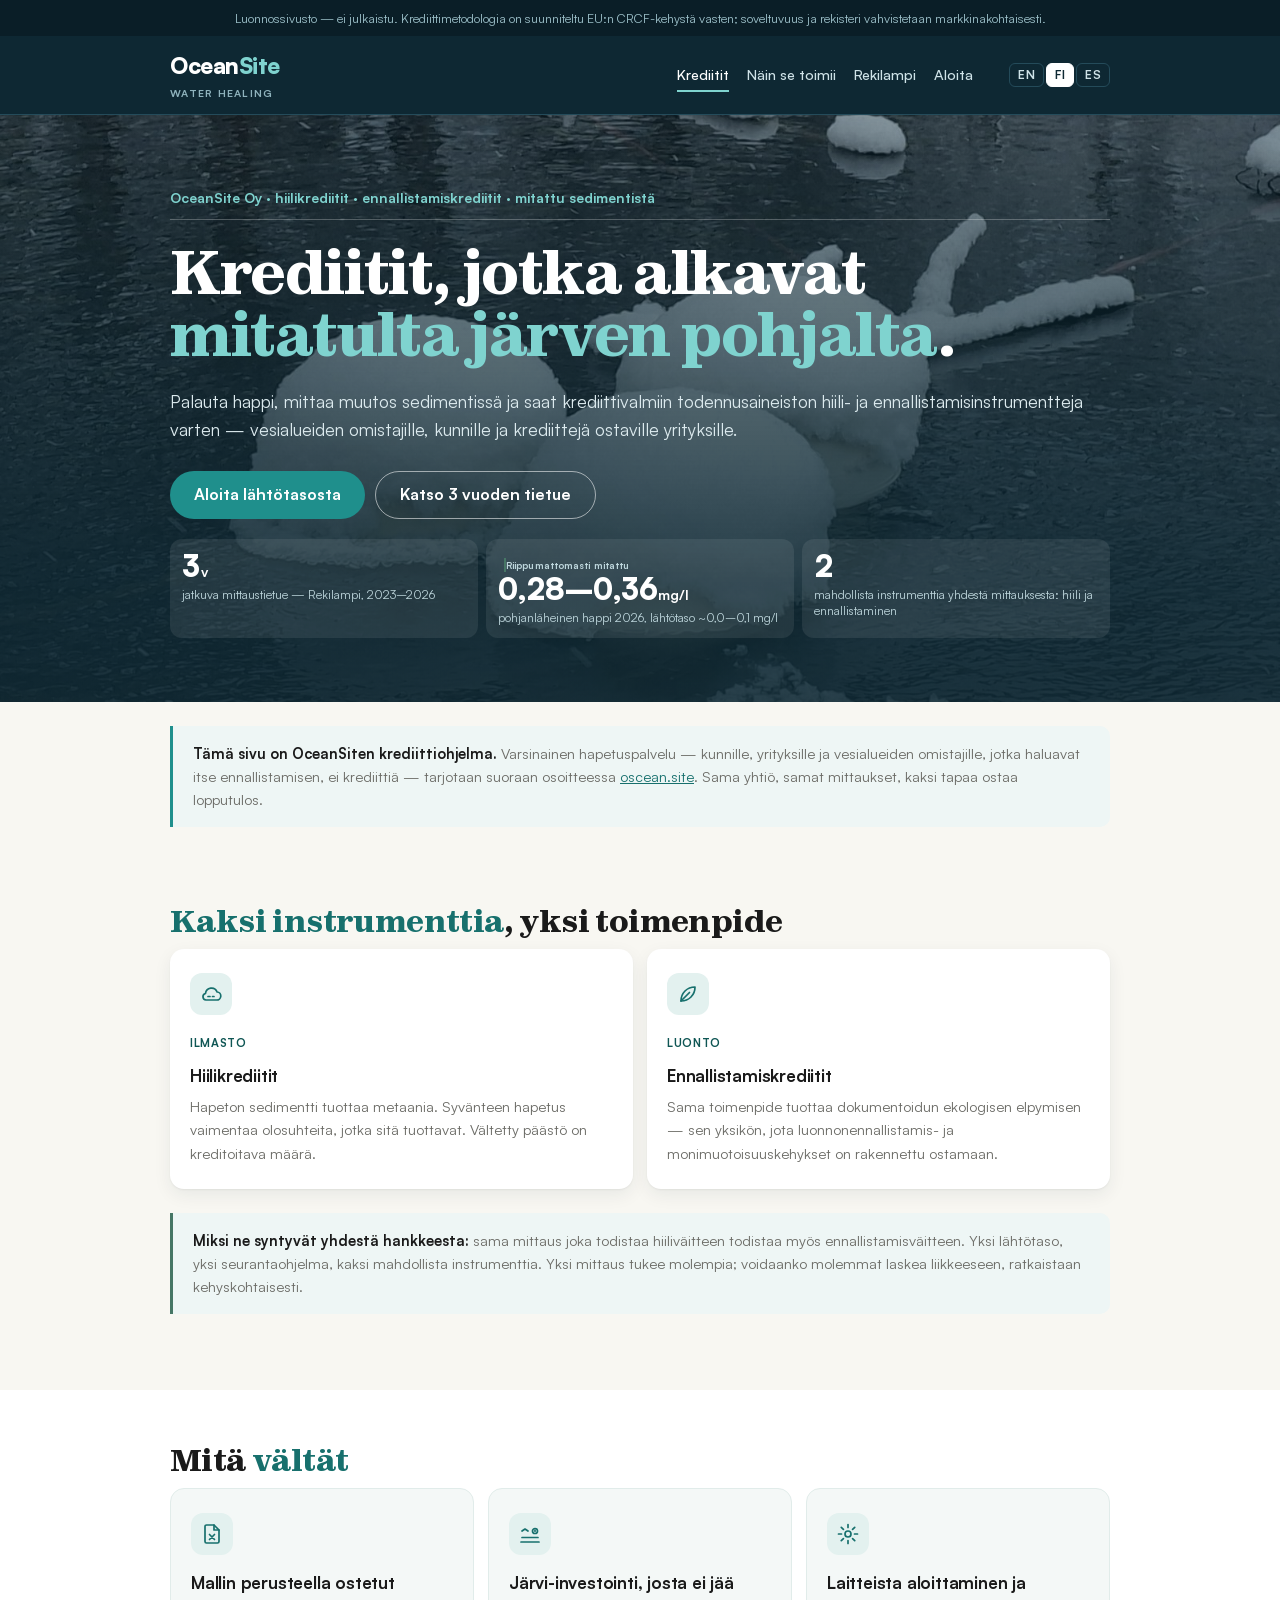
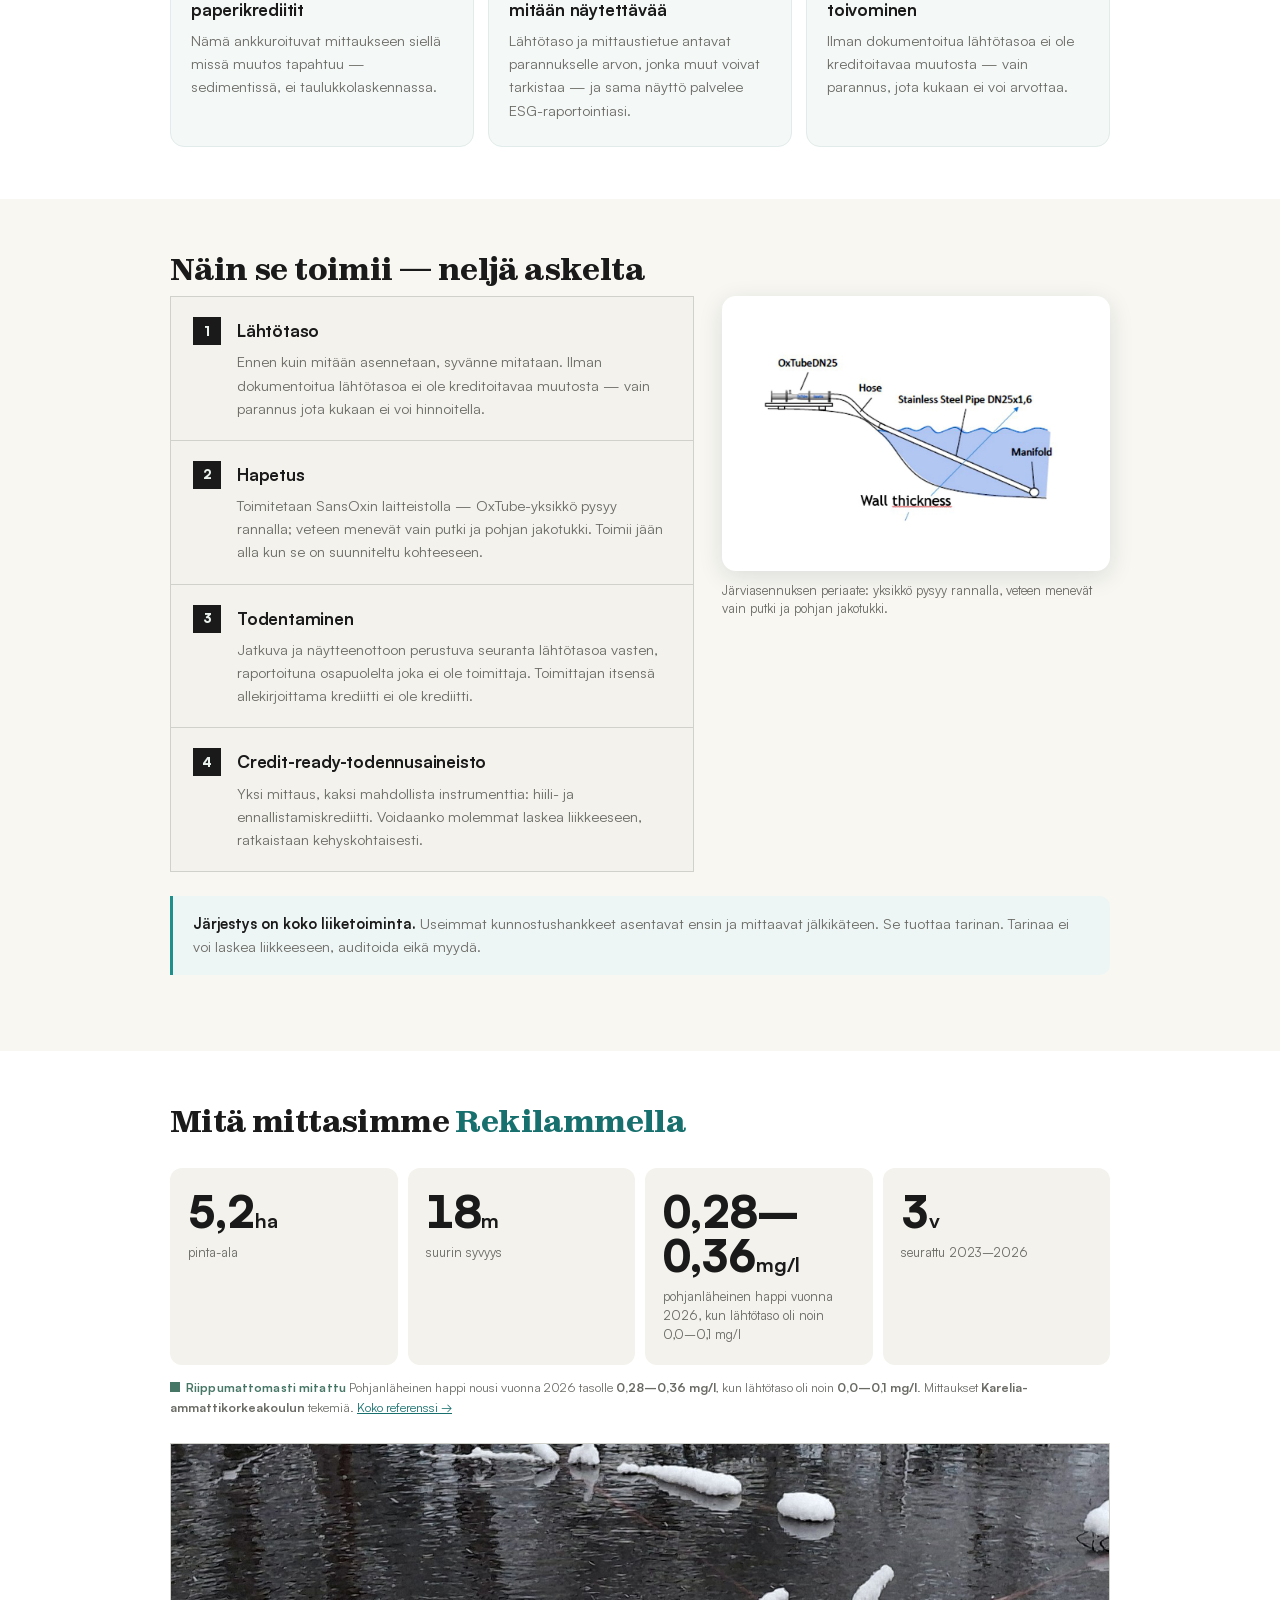
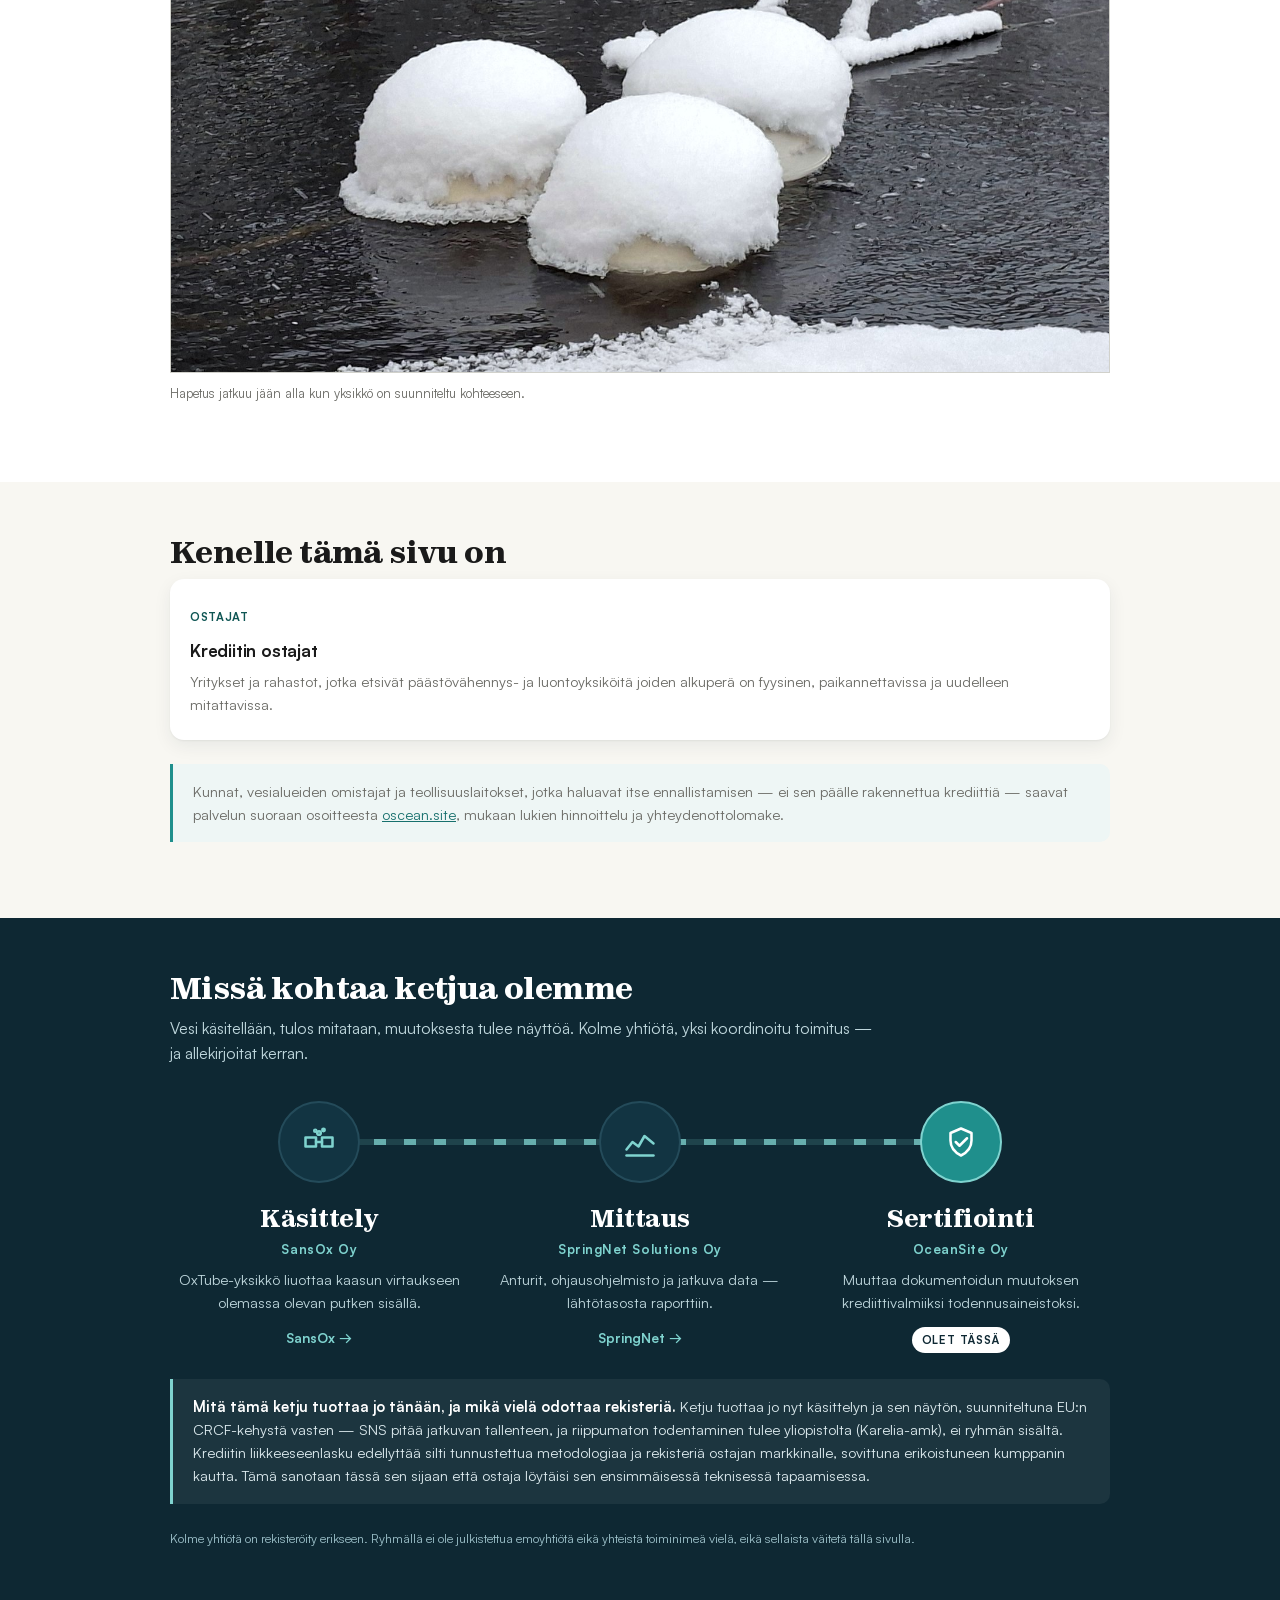
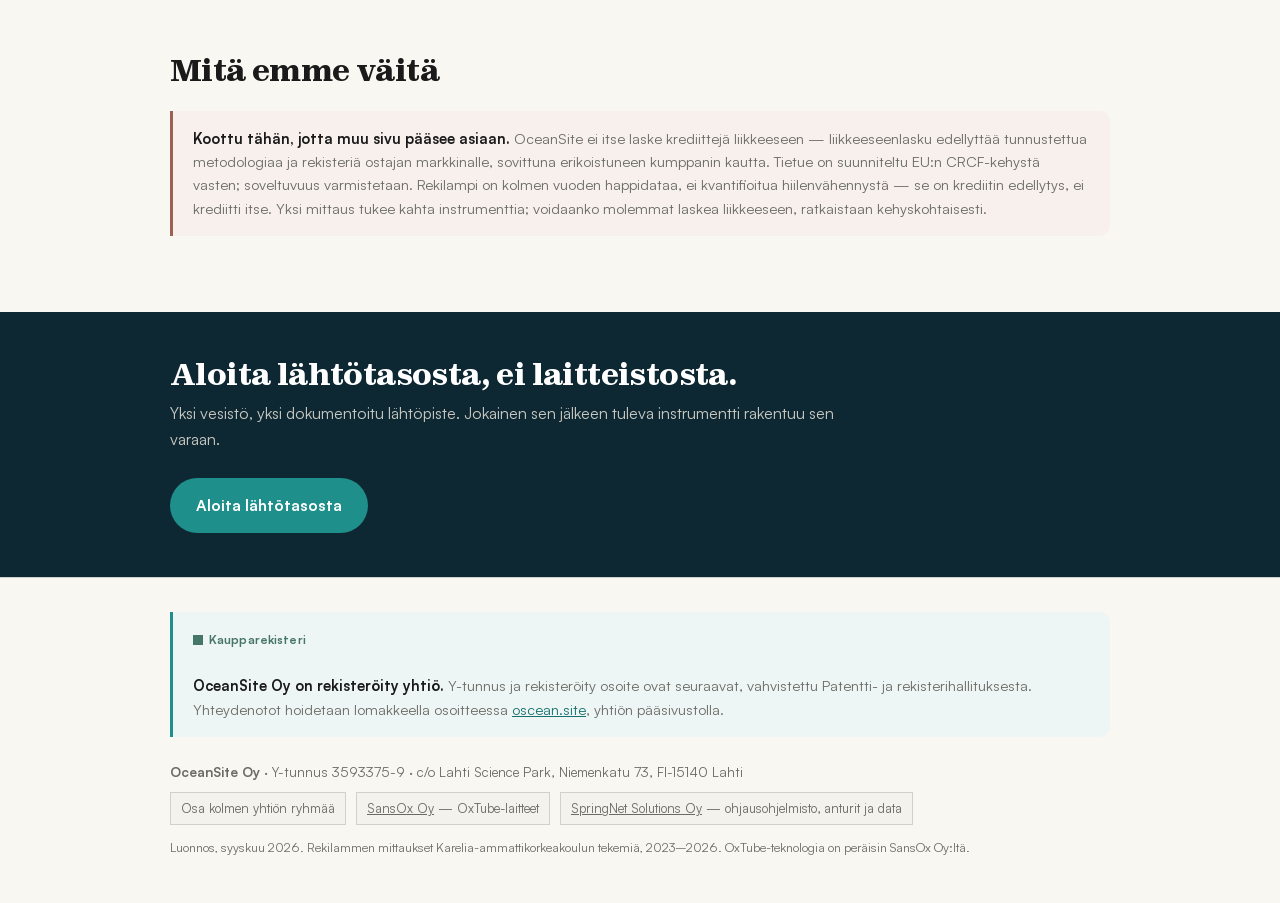
<file: fi/index.html>
<!doctype html>
<html lang="fi">
<head>
<meta charset="utf-8">
<meta name="viewport" content="width=device-width,initial-scale=1">
<meta name="robots" content="noindex,nofollow">
<title>OceanSite — hiili- ja ennallistamiskrediittejä vesistöistä</title>
<meta name="description" content="Hiili- ja ennallistamiskrediittejä syvänteen hapetuksesta, riippumattomasti mitatulla lähtötasolla.">
<link rel="stylesheet" href="../assets/css/site.css">
<link rel="stylesheet" href="../assets/css/theme-b.css">
<link rel="stylesheet" href="../assets/css/wow.css">
<link rel="alternate" hreflang="en" href="../index.html">
<link rel="alternate" hreflang="fi" href="index.html">
<link rel="alternate" hreflang="es" href="../es/index.html">
<link rel="alternate" hreflang="x-default" href="../index.html">
<link rel="canonical" href="index.html">
</head>
<body>
<a class="skip" href="#main">Siirry sisältöön</a>
<p class="draft">Luonnossivusto — ei julkaistu. Krediittimetodologia on suunniteltu EU:n CRCF-kehystä vasten; soveltuvuus ja rekisteri vahvistetaan markkinakohtaisesti.</p>
<header>
  <div class="wrap bar">
    <a class="logo" href="index.html">Ocean<b>Site</b><small class="tagline">Water Healing</small></a>
    <nav>
      <a href="index.html" aria-current="page">Krediitit</a>
      <a href="credits.html">Näin se toimii</a>
      <a href="rekilampi.html">Rekilampi</a>
      <a href="contact.html">Aloita</a>
    </nav>
      <div class="lang"><a href="../index.html" hreflang="en">EN</a><a href="../fi/index.html" hreflang="fi" aria-current="true">FI</a><a href="../es/index.html" hreflang="es">ES</a></div>
  </div>
</header>
<main id="main">
<div class="wrap hero" style="background-image:linear-gradient(180deg,rgba(14,40,51,.72),rgba(14,40,51,.94) 75%),url(../assets/img/finland_pond_winter.jpg)">
  <p class="kicker">OceanSite Oy &middot; hiilikrediitit &middot; ennallistamiskrediitit &middot; mitattu sedimentistä</p>
  <h1>Krediitit, jotka alkavat <em>mitatulta järven pohjalta</em>.</h1>
  <p class="lede">Palauta happi, mittaa muutos sedimentissä ja saat krediittivalmiin todennusaineiston hiili- ja ennallistamisinstrumentteja varten — vesialueiden omistajille, kunnille ja krediittejä ostaville yrityksille.</p>
  <div class="herocta"><a class="p" href="contact.html">Aloita lähtötasosta</a><a class="s" href="rekilampi.html">Katso 3 vuoden tietue</a></div>
  <div class="numbers heronums">
    <div class="num"><b>3<small>v</small></b><span>jatkuva mittaustietue — Rekilampi, 2023&ndash;2026</span></div>
    <div class="num"><span class="prov prov-3rd">Riippumattomasti mitattu</span><b>0,28&ndash;0,36<small>mg/l</small></b><span>pohjanläheinen happi 2026, lähtötaso ~0,0&ndash;0,1 mg/l</span></div>
    <div class="num"><b>2</b><span>mahdollista instrumenttia yhdestä mittauksesta: hiili ja ennallistaminen</span></div>
  </div>
</div>

<div class="wrap">
  <p class="note"><b>Tämä sivu on OceanSiten krediittiohjelma.</b> Varsinainen hapetuspalvelu — kunnille, yrityksille ja vesialueiden omistajille, jotka haluavat itse ennallistamisen, ei krediittiä — tarjotaan suoraan osoitteessa <a href="https://www.oscean.site/">oscean.site</a>. Sama yhtiö, samat mittaukset, kaksi tapaa ostaa lopputulos.</p>
</div>

<section>
  <div class="wrap">
    <h2><em>Kaksi instrumenttia</em>, yksi toimenpide</h2>
    <div class="grid">
      <div class="card"><span class="card-ic"><svg viewBox="0 0 24 24" fill="none" stroke="currentColor" stroke-width="1.7" stroke-linecap="round" stroke-linejoin="round" aria-hidden="true"><path d="M7 18h10.5a4 4 0 00.6-8 6 6 0 00-11.6 1.5A3.3 3.3 0 007 18z"/><path d="M9 14.5h2M13.5 14.5h1.5"/></svg></span><span class="tag">Ilmasto</span><h3>Hiilikrediitit</h3>
        <p>Hapeton sedimentti tuottaa metaania. Syvänteen hapetus vaimentaa olosuhteita, jotka sitä tuottavat. Vältetty päästö on kreditoitava määrä.</p></div>
      <div class="card"><span class="card-ic"><svg viewBox="0 0 24 24" fill="none" stroke="currentColor" stroke-width="1.7" stroke-linecap="round" stroke-linejoin="round" aria-hidden="true"><path d="M5 19C5 11 11 5 19 5c0 8-6 14-14 14z"/><path d="M5 19l8.5-8.5"/></svg></span><span class="tag">Luonto</span><h3>Ennallistamiskrediitit</h3>
        <p>Sama toimenpide tuottaa dokumentoidun ekologisen elpymisen — sen yksikön, jota luonnonennallistamis- ja monimuotoisuuskehykset on rakennettu ostamaan.</p></div>
    </div>
    <div class="note ok"><b>Miksi ne syntyvät yhdestä hankkeesta:</b> sama mittaus joka todistaa hiiliväitteen todistaa myös ennallistamisväitteen. Yksi lähtötaso, yksi seurantaohjelma, kaksi mahdollista instrumenttia. Yksi mittaus tukee molempia; voidaanko molemmat laskea liikkeeseen, ratkaistaan kehyskohtaisesti.</div>
  </div>
</section>

<section>
  <div class="wrap">
    <h2>Mitä <em>vältät</em></h2>
    <div class="grid">
      <div class="card"><span class="card-ic"><svg viewBox="0 0 24 24" fill="none" stroke="currentColor" stroke-width="1.7" stroke-linecap="round" stroke-linejoin="round" aria-hidden="true"><path d="M14 3H6.5A1.5 1.5 0 005 4.5v15A1.5 1.5 0 006.5 21h11a1.5 1.5 0 001.5-1.5V8z"/><path d="M14 3v5h5"/><path d="M9.5 12.5l5 5M14.5 12.5l-5 5"/></svg></span><h3>Mallin perusteella ostetut paperikrediitit</h3><p>Nämä ankkuroituvat mittaukseen siellä missä muutos tapahtuu — sedimentissä, ei taulukkolaskennassa.</p></div>
      <div class="card"><span class="card-ic"><svg viewBox="0 0 24 24" fill="none" stroke="currentColor" stroke-width="1.7" stroke-linecap="round" stroke-linejoin="round" aria-hidden="true"><path d="M3 20h18"/><path d="M4 15.5h16"/><path d="M4 9l3-2 3 2"/><circle cx="17" cy="9" r="2.5"/><path d="M17 8v1.2"/></svg></span><h3>Järvi-investointi, josta ei jää mitään näytettävää</h3><p>Lähtötaso ja mittaustietue antavat parannukselle arvon, jonka muut voivat tarkistaa — ja sama näyttö palvelee ESG-raportointiasi.</p></div>
      <div class="card"><span class="card-ic"><svg viewBox="0 0 24 24" fill="none" stroke="currentColor" stroke-width="1.7" stroke-linecap="round" stroke-linejoin="round" aria-hidden="true"><circle cx="12" cy="12" r="3"/><path d="M12 2.5v3M12 18.5v3M2.5 12h3M18.5 12h3M5.3 5.3l2.1 2.1M16.6 16.6l2.1 2.1M5.3 18.7l2.1-2.1M16.6 7.4l2.1-2.1"/></svg></span><h3>Laitteista aloittaminen ja toivominen</h3><p>Ilman dokumentoitua lähtötasoa ei ole kreditoitavaa muutosta — vain parannus, jota kukaan ei voi arvottaa.</p></div>
    </div>
  </div>
</section>

<section>
  <div class="wrap">
    <h2>Näin se toimii — neljä askelta</h2>
    <div class="split"><div class="steps">
      <div class="step"><div><h3>Lähtötaso</h3><p>Ennen kuin mitään asennetaan, syvänne mitataan. Ilman dokumentoitua lähtötasoa ei ole kreditoitavaa muutosta — vain parannus jota kukaan ei voi hinnoitella.</p></div></div>
      <div class="step"><div><h3>Hapetus</h3><p>Toimitetaan SansOxin laitteistolla — OxTube-yksikkö pysyy rannalla; veteen menevät vain putki ja pohjan jakotukki. Toimii jään alla kun se on suunniteltu kohteeseen.</p></div></div>
      <div class="step"><div><h3>Todentaminen</h3><p>Jatkuva ja näytteenottoon perustuva seuranta lähtötasoa vasten, raportoituna osapuolelta joka ei ole toimittaja. Toimittajan itsensä allekirjoittama krediitti ei ole krediitti.</p></div></div>
      <div class="step"><div><h3>Credit-ready-todennusaineisto</h3><p>Yksi mittaus, kaksi mahdollista instrumenttia: hiili- ja ennallistamiskrediitti. Voidaanko molemmat laskea liikkeeseen, ratkaistaan kehyskohtaisesti.</p></div></div>
    </div><figure class="split-img"><img src="../assets/img/lake_oxygenation_diagram.jpg" alt="Kaavio järviasennuksesta: rannalla oleva OxTube-yksikkö syöttää letkun ja rinnettä pitkin pohjalle kulkevan ruostumattoman teräsputken, jonka päässä on jakotukki." width="2000" height="1414" loading="lazy"><figcaption>Järviasennuksen periaate: yksikkö pysyy rannalla, veteen menevät vain putki ja pohjan jakotukki.</figcaption></figure></div>
    <div class="note"><b>Järjestys on koko liiketoiminta.</b> Useimmat kunnostushankkeet asentavat ensin ja mittaavat jälkikäteen. Se tuottaa tarinan. Tarinaa ei voi laskea liikkeeseen, auditoida eikä myydä.</div>
  </div>
</section>

<section>
  <div class="wrap">
    <h2>Mitä mittasimme <em>Rekilammella</em></h2>
    <div class="numbers">
      <div class="num"><b>5,2<small>ha</small></b><span>pinta-ala</span></div>
      <div class="num"><b>18<small>m</small></b><span>suurin syvyys</span></div>
      <div class="num"><b>0,28&ndash;0,36<small>mg/l</small></b><span>pohjanläheinen happi vuonna 2026, kun lähtötaso oli noin 0,0&ndash;0,1 mg/l</span></div>
      <div class="num"><b>3<small>v</small></b><span>seurattu 2023&ndash;2026</span></div>
    </div>
    <p class="src"><span class="prov prov-3rd">Riippumattomasti mitattu</span> Pohjanläheinen happi nousi vuonna 2026 tasolle <b>0,28&ndash;0,36 mg/l</b>, kun lähtötaso oli noin <b>0,0&ndash;0,1 mg/l</b>. Mittaukset <b>Karelia-ammattikorkeakoulun</b> tekemiä. <a href="rekilampi.html">Koko referenssi &rarr;</a></p>
    <figure class="figwrap">
      <img class="figimg" src="../assets/img/finland_pond_winter.jpg" width="1200" height="800" loading="lazy"
           alt="Suomalainen lampi talvella, osittain jäässä.">
      <p class="cap">Hapetus jatkuu jään alla kun yksikkö on suunniteltu kohteeseen.</p>
    </figure>
  </div>
</section>

<section>
  <div class="wrap">
    <h2>Kenelle tämä sivu on</h2>
    <div class="grid">
      <div class="card"><span class="tag">Ostajat</span><h3>Krediitin ostajat</h3><p>Yritykset ja rahastot, jotka etsivät päästövähennys- ja luontoyksiköitä joiden alkuperä on fyysinen, paikannettavissa ja uudelleen mitattavissa.</p></div>
    </div>
    <div class="note">Kunnat, vesialueiden omistajat ja teollisuuslaitokset, jotka haluavat itse ennallistamisen — ei sen päälle rakennettua krediittiä — saavat palvelun suoraan osoitteesta <a href="https://www.oscean.site/">oscean.site</a>, mukaan lukien hinnoittelu ja yhteydenottolomake.</div>
  </div>
</section>

<!-- ============ GROUP CHAIN ============ -->
<section id="chain-of-evidence">
  <div class="wrap">
    <h2>Missä kohtaa ketjua olemme</h2>
    <p class="lead">Vesi käsitellään, tulos mitataan, muutoksesta tulee näyttöä. Kolme yhtiötä, yksi koordinoitu toimitus — ja allekirjoitat kerran.</p>
    <div class="flow">
      <div class="flow-pipe" aria-hidden="true"><b></b><b></b><b></b></div>
      <a class="station" href="https://buenosbandidos-pixel.github.io/sansox-demo/fi/"><span class="st-ring"><svg viewBox="0 0 24 24" fill="none" stroke="currentColor" stroke-width="1.7" stroke-linecap="round" stroke-linejoin="round" aria-hidden="true"><path d="M3 9h7v6H3zM14 9h7v6h-7z"/><path d="M10 12h4"/><circle cx="12" cy="6" r="1.2"/><circle cx="15" cy="4" r=".8"/><circle cx="9.5" cy="4.5" r=".7"/></svg></span><span class="st-verb">Käsittely</span><span class="st-co">SansOx Oy</span><p>OxTube-yksikkö liuottaa kaasun virtaukseen olemassa olevan putken sisällä.</p><span class="st-go">SansOx &rarr;</span></a>
      <a class="station" href="https://buenosbandidos-pixel.github.io/sns-demo/fi/"><span class="st-ring"><svg viewBox="0 0 24 24" fill="none" stroke="currentColor" stroke-width="1.7" stroke-linecap="round" stroke-linejoin="round" aria-hidden="true"><path d="M3 17l4-5 4 3 4-7 6 5"/><path d="M3 21h18"/></svg></span><span class="st-verb">Mittaus</span><span class="st-co">SpringNet Solutions Oy</span><p>Anturit, ohjausohjelmisto ja jatkuva data &mdash; lähtötasosta raporttiin.</p><span class="st-go">SpringNet &rarr;</span></a>
      <div class="station here"><span class="st-ring"><svg viewBox="0 0 24 24" fill="none" stroke="currentColor" stroke-width="1.7" stroke-linecap="round" stroke-linejoin="round" aria-hidden="true"><path d="M12 3l7 3v5c0 4.5-3 8-7 10-4-2-7-5.5-7-10V6z"/><path d="M8.5 12l2.5 2.5L16 9.5"/></svg></span><span class="st-verb">Sertifiointi</span><span class="st-co">OceanSite Oy</span><p>Muuttaa dokumentoidun muutoksen krediittivalmiiksi todennusaineistoksi.</p><span class="st-here">Olet tässä</span></div>
    </div>
    <div class="note"><b>Mitä tämä ketju tuottaa jo tänään, ja mikä vielä odottaa rekisteriä.</b> Ketju tuottaa jo nyt käsittelyn ja sen näytön, suunniteltuna EU:n CRCF-kehystä vasten — SNS pitää jatkuvan tallenteen, ja riippumaton todentaminen tulee yliopistolta (Karelia-amk), ei ryhmän sisältä. Krediitin liikkeeseenlasku edellyttää silti tunnustettua metodologiaa ja rekisteriä ostajan markkinalle, sovittuna erikoistuneen kumppanin kautta. Tämä sanotaan tässä sen sijaan että ostaja löytäisi sen ensimmäisessä teknisessä tapaamisessa.</div>
    <p class="src">Kolme yhtiötä on rekisteröity erikseen. Ryhmällä ei ole julkistettua emoyhtiötä eikä yhteistä toiminimeä vielä, eikä sellaista väitetä tällä sivulla.</p>
  </div>
</section>

<section id="not-claimed">
  <div class="wrap">
    <h2>Mitä emme väitä</h2>
    <div class="note">
      <b>Koottu tähän, jotta muu sivu pääsee asiaan.</b> OceanSite ei itse laske krediittejä liikkeeseen — liikkeeseenlasku edellyttää tunnustettua metodologiaa ja rekisteriä ostajan markkinalle, sovittuna erikoistuneen kumppanin kautta. Tietue on suunniteltu EU:n CRCF-kehystä vasten; soveltuvuus varmistetaan. Rekilampi on kolmen vuoden happidataa, ei kvantifioitua hiilenvähennystä — se on krediitin edellytys, ei krediitti itse. Yksi mittaus tukee kahta instrumenttia; voidaanko molemmat laskea liikkeeseen, ratkaistaan kehyskohtaisesti.
    </div>
  </div>
</section>

<section class="cta">
  <div class="wrap"><h2>Aloita lähtötasosta, ei laitteistosta.</h2><p class="lead">Yksi vesistö, yksi dokumentoitu lähtöpiste. Jokainen sen jälkeen tuleva instrumentti rakentuu sen varaan.</p>
  <a class="btn" href="contact.html">Aloita lähtötasosta</a></div>
</section>
</main>
<footer>
  <div class="wrap">
    <p class="note" style="margin-top:0"><span class="prov prov-3rd">Kaupparekisteri</span><br><br><b>OceanSite Oy on rekisteröity yhtiö.</b> Y-tunnus ja rekisteröity osoite ovat seuraavat, vahvistettu Patentti- ja rekisterihallituksesta. Yhteydenotot hoidetaan lomakkeella osoitteessa <a href="https://www.oscean.site/#contact">oscean.site</a>, yhtiön pääsivustolla.</p>
    <p><b>OceanSite Oy</b> &middot; Y-tunnus 3593375-9 &middot; c/o Lahti Science Park, Niemenkatu 73, FI-15140 Lahti</p>
    <div class="chain"><span>Osa kolmen yhtiön ryhmää</span> <span><a href="https://buenosbandidos-pixel.github.io/sansox-demo/">SansOx Oy</a> — OxTube-laitteet</span> <span><a href="https://buenosbandidos-pixel.github.io/sns-demo/">SpringNet Solutions Oy</a> — ohjausohjelmisto, anturit ja data</span></div>
    <p class="src">Luonnos, syyskuu 2026. Rekilammen mittaukset Karelia-ammattikorkeakoulun tekemiä, 2023–2026. OxTube-teknologia on peräisin SansOx Oy:ltä.</p>
  </div>
</footer>
<script src="../assets/js/menu.js" defer></script>
<script src="../assets/js/wow.js" defer></script>
</body></html>
</file>
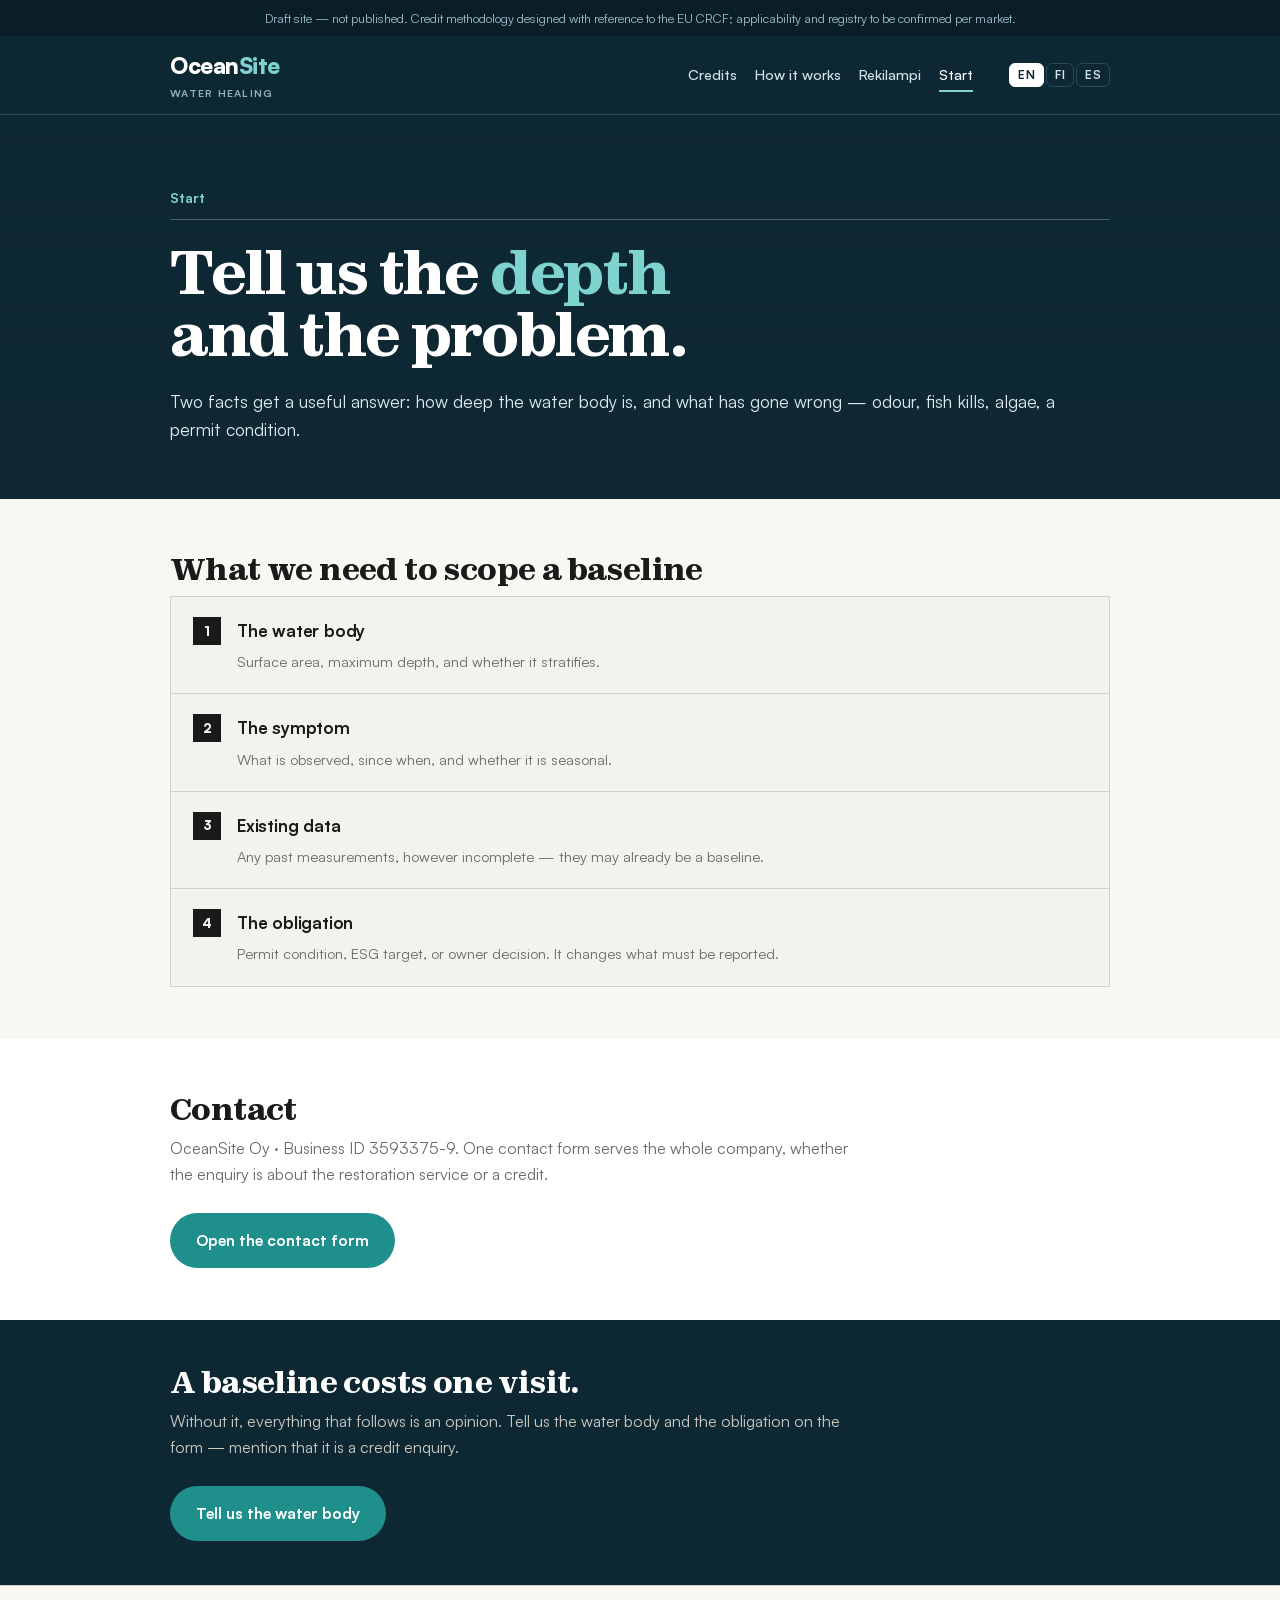
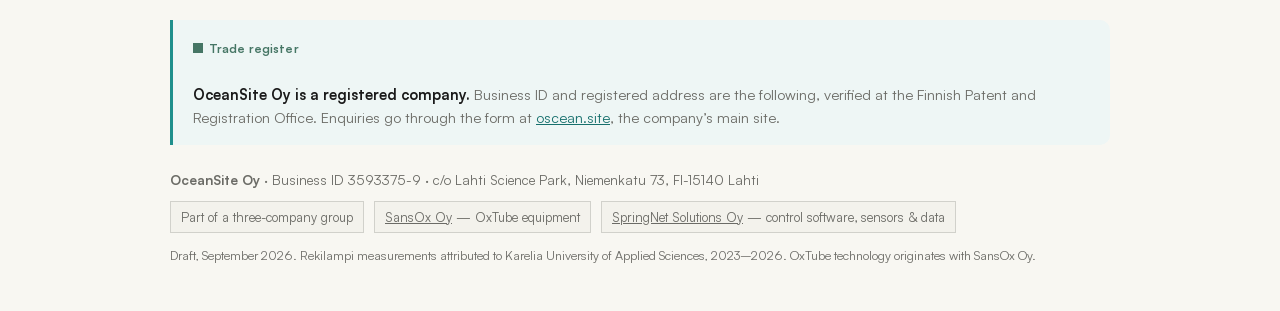
<file: contact.html>
<!doctype html>
<html lang="en">
<head>
<meta charset="utf-8">
<meta name="viewport" content="width=device-width,initial-scale=1">
<meta name="robots" content="noindex,nofollow">
<title>Start with a baseline — OceanSite</title>
<meta name="description" content="One water body, one documented starting point.">
<link rel="stylesheet" href="assets/css/site.css">
<link rel="stylesheet" href="assets/css/theme-b.css">
<link rel="stylesheet" href="assets/css/wow.css">
</head>
<body>
<a class="skip" href="#main">Skip to content</a>
<p class="draft">Draft site — not published. Credit methodology designed with reference to the EU CRCF; applicability and registry to be confirmed per market.</p>
<header>
  <div class="wrap bar">
    <a class="logo" href="index.html">Ocean<b>Site</b><small class="tagline">Water Healing</small></a>
    <nav>
      <a href="index.html">Credits</a>
      <a href="credits.html">How it works</a>
      <a href="rekilampi.html">Rekilampi</a>
      <a href="contact.html" aria-current="page">Start</a>
    </nav>
      <div class="lang"><a href="contact.html" hreflang="en" aria-current="true">EN</a><a href="fi/contact.html" hreflang="fi">FI</a><a href="es/contact.html" hreflang="es">ES</a></div>
  </div>
</header>
<main id="main">
<div class="wrap hero">
  <p class="kicker">Start</p>
  <h1>Tell us the <em>depth</em> and the problem.</h1>
  <p class="lede">Two facts get a useful answer: how deep the water body is, and what has gone wrong — odour, fish kills, algae, a permit condition.</p>
</div>

<section>
  <div class="wrap">
    <h2>What we need to scope a baseline</h2>
    <div class="steps">
      <div class="step"><div><h3>The water body</h3><p>Surface area, maximum depth, and whether it stratifies.</p></div></div>
      <div class="step"><div><h3>The symptom</h3><p>What is observed, since when, and whether it is seasonal.</p></div></div>
      <div class="step"><div><h3>Existing data</h3><p>Any past measurements, however incomplete — they may already be a baseline.</p></div></div>
      <div class="step"><div><h3>The obligation</h3><p>Permit condition, ESG target, or owner decision. It changes what must be reported.</p></div></div>
    </div>
  </div>
</section>

<section>
  <div class="wrap">
    <h2>Contact</h2>
    <p class="lead">OceanSite Oy &middot; Business ID 3593375-9. One contact form serves the whole
    company, whether the enquiry is about the restoration service or a credit.</p>
    <p><a class="btn" href="https://www.oscean.site/#contact">Open the contact form</a></p>
  </div>
</section>

<section class="cta">
  <div class="wrap"><h2>A baseline costs one visit.</h2><p class="lead">Without it, everything that follows is an opinion. Tell us the water body and the obligation on the form &mdash; mention that it is a credit enquiry.</p>
  <a class="btn" href="https://www.oscean.site/#contact">Tell us the water body</a></div>
</section>
</main>
<footer>
  <div class="wrap">
    <p class="note" style="margin-top:0"><span class="prov prov-3rd">Trade register</span><br><br><b>OceanSite Oy is a registered company.</b> Business ID and registered address are the following, verified at the Finnish Patent and Registration Office. Enquiries go through the form at <a href="https://www.oscean.site/#contact">oscean.site</a>, the company&rsquo;s main site.</p>
    <p><b>OceanSite Oy</b> &middot; Business ID 3593375-9 &middot; c/o Lahti Science Park, Niemenkatu 73, FI-15140 Lahti</p>
    <div class="chain">
      <span>Part of a three-company group</span>
      <span><a href="https://buenosbandidos-pixel.github.io/sansox-demo/">SansOx Oy</a> — OxTube equipment</span>
      <span><a href="https://buenosbandidos-pixel.github.io/sns-demo/">SpringNet Solutions Oy</a> — control software, sensors &amp; data</span>
    </div>
    <p class="src">Draft, September 2026. Rekilampi measurements attributed to Karelia University of
    Applied Sciences, 2023–2026. OxTube technology originates with SansOx Oy.</p>
  </div>
</footer>
<script src="assets/js/menu.js" defer></script>
<script src="assets/js/wow.js" defer></script>
</body></html>
</file>
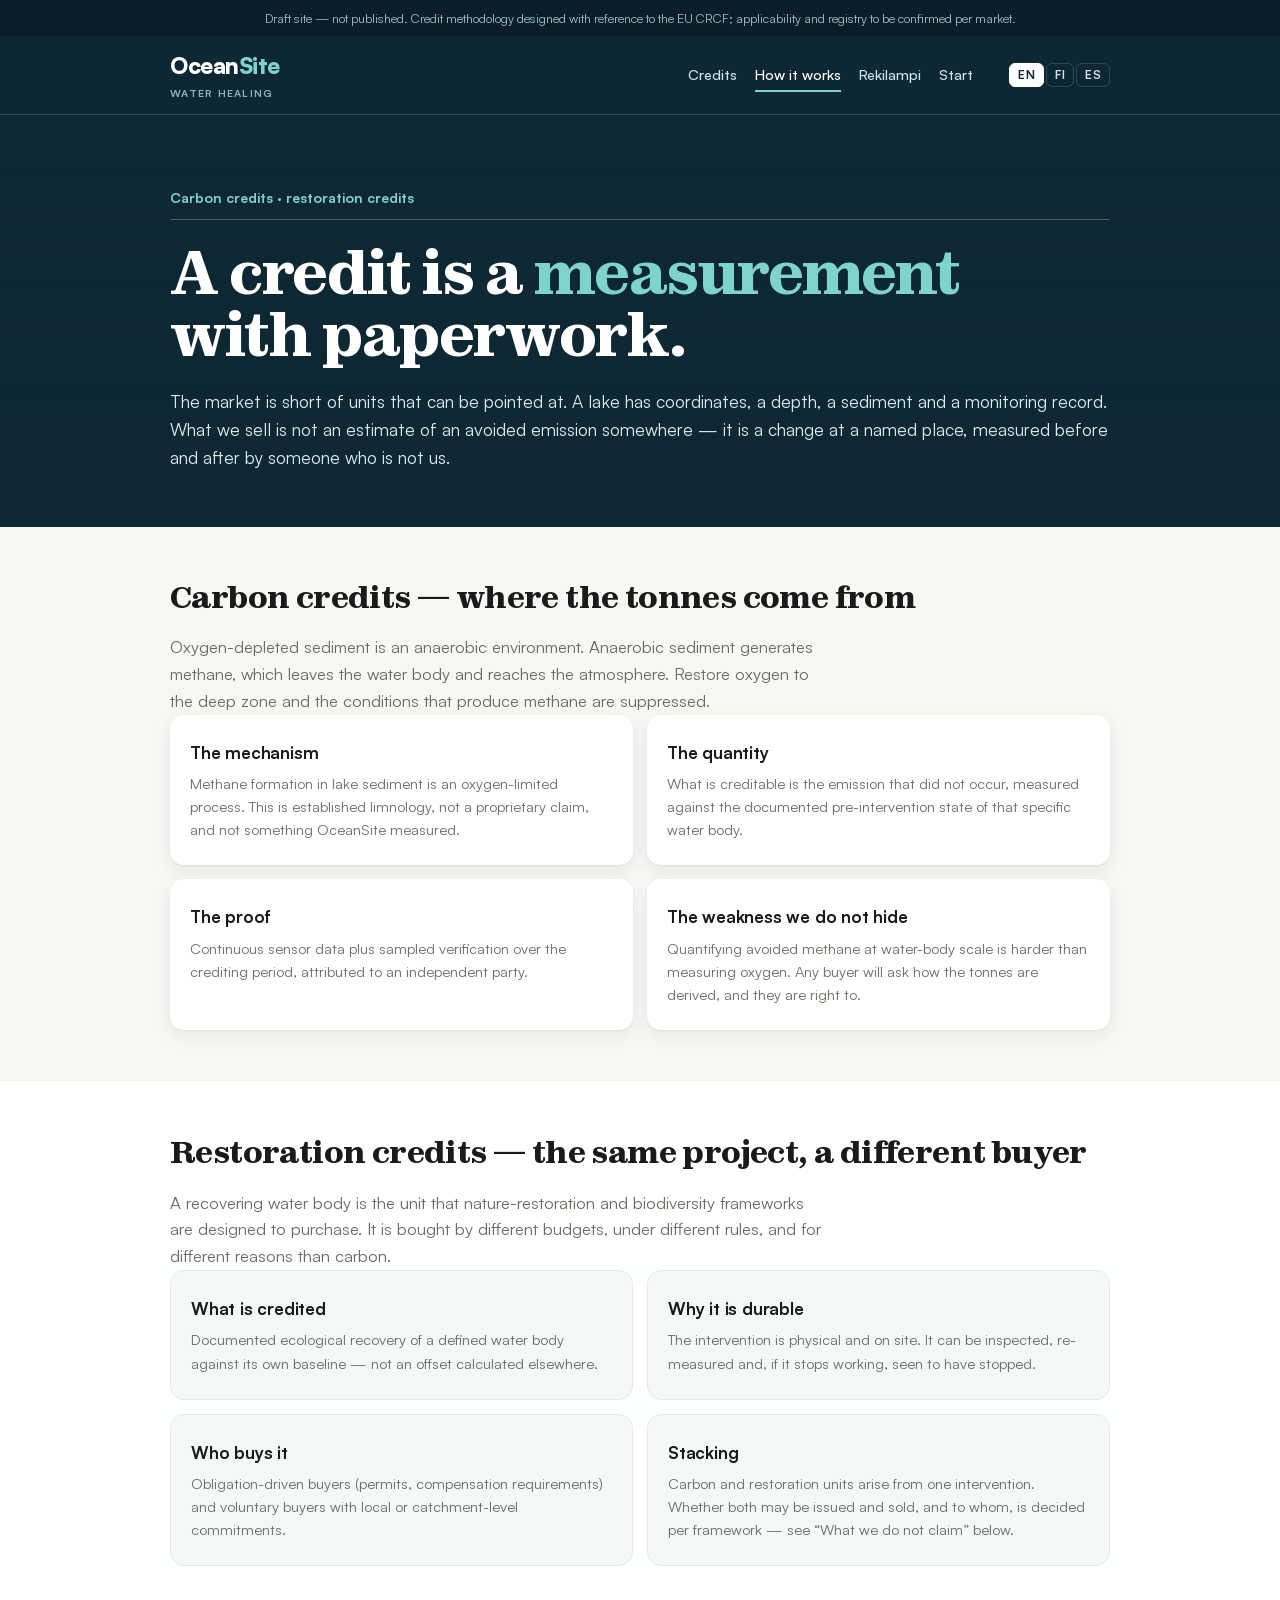
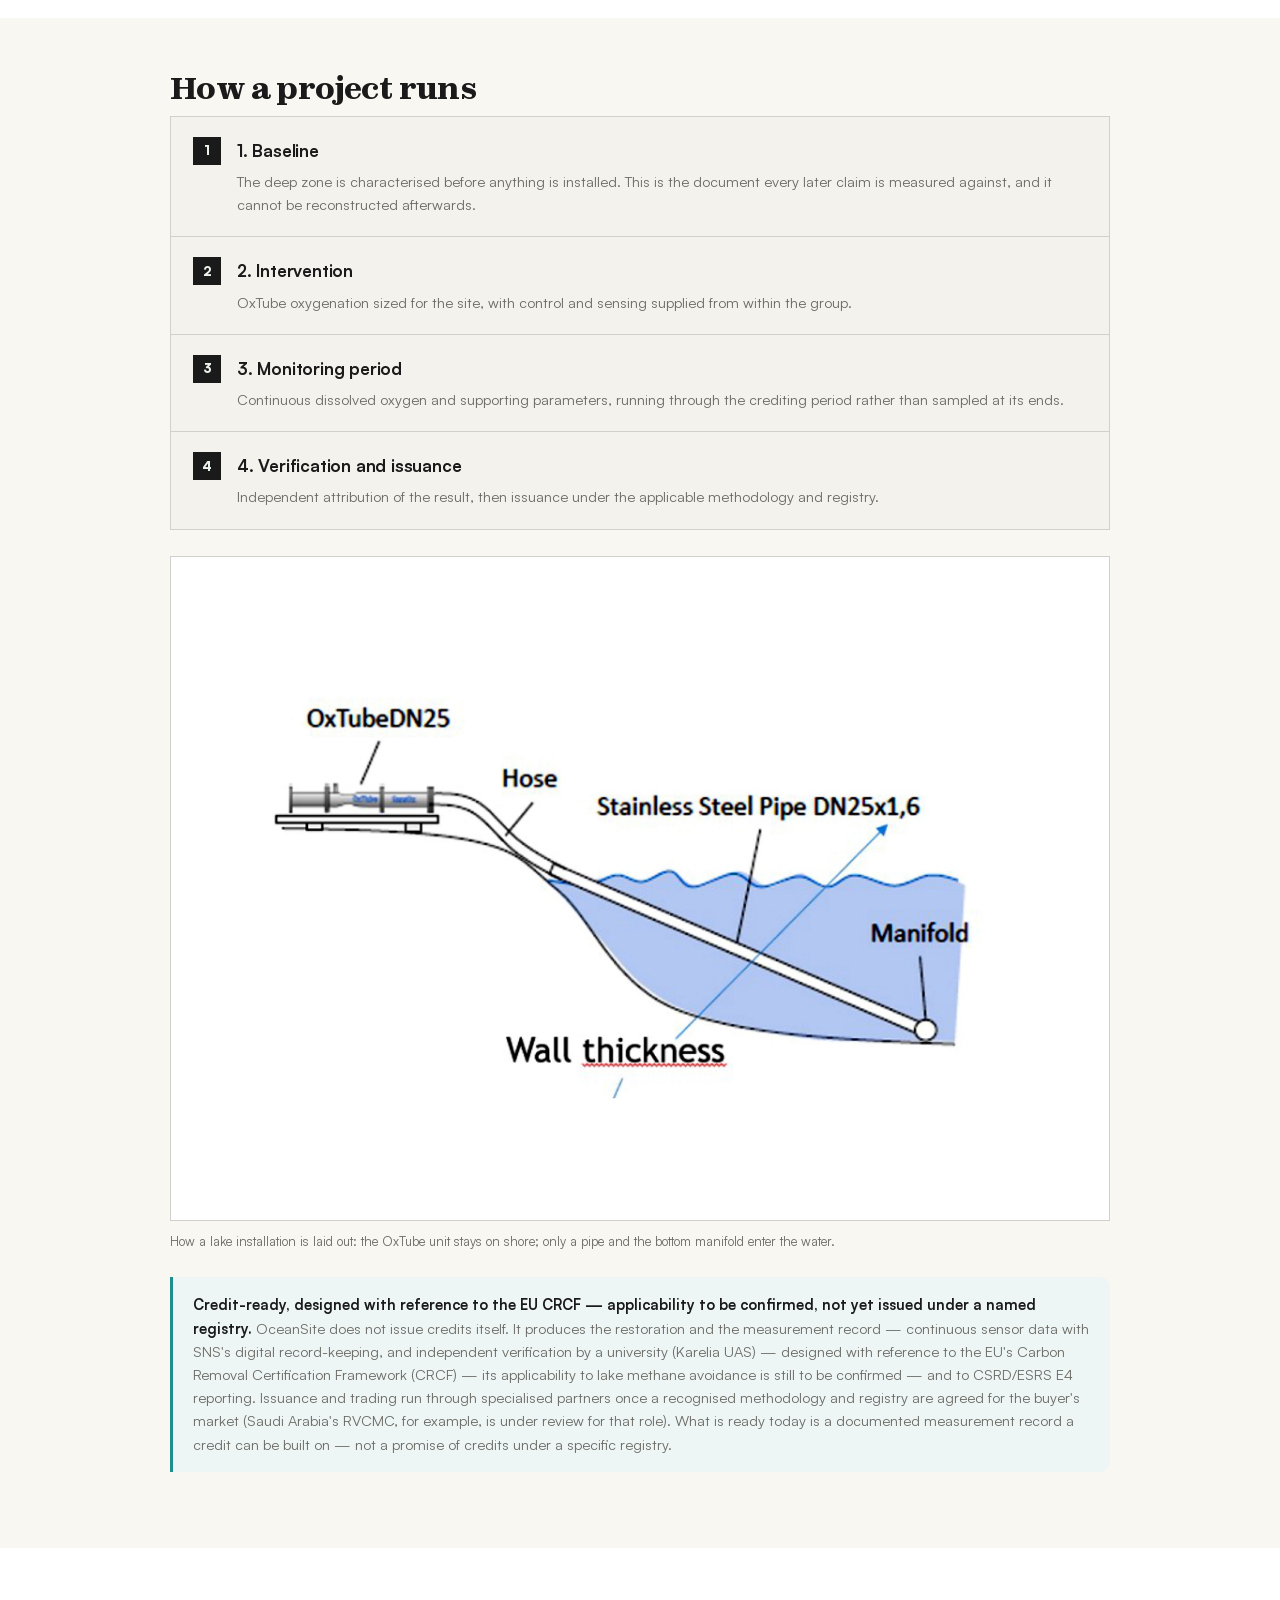
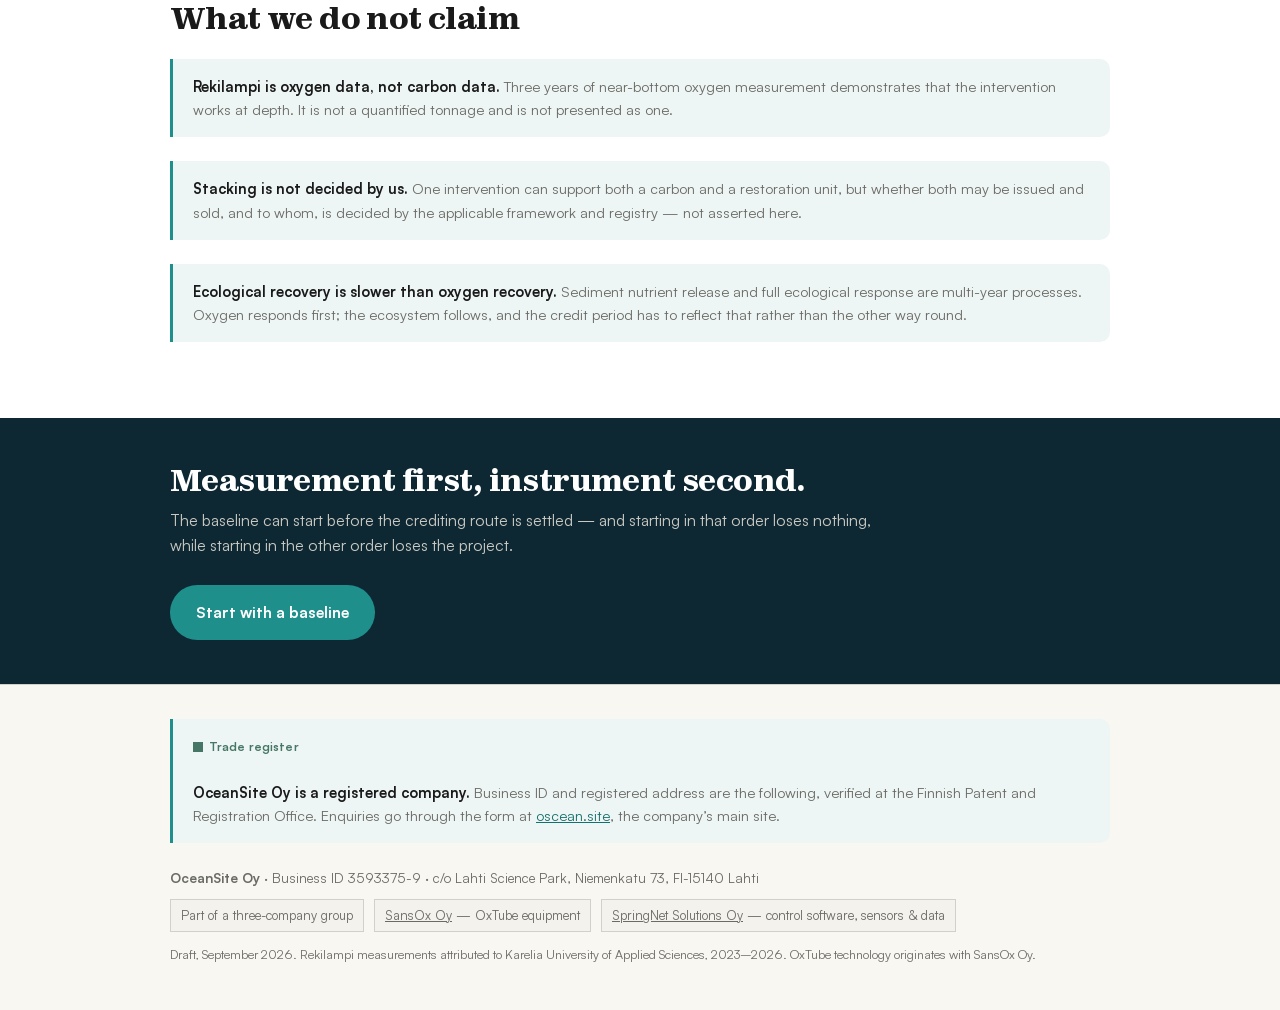
<file: credits.html>
<!doctype html>
<html lang="en">
<head>
<meta charset="utf-8">
<meta name="viewport" content="width=device-width,initial-scale=1">
<meta name="robots" content="noindex,nofollow">
<title>How credits work — OceanSite</title>
<meta name="description" content="How a measured change at the sediment becomes an issuable carbon or restoration credit.">
<link rel="stylesheet" href="assets/css/site.css">
<link rel="stylesheet" href="assets/css/theme-b.css">
<link rel="stylesheet" href="assets/css/wow.css">
</head>
<body>
<a class="skip" href="#main">Skip to content</a>
<p class="draft">Draft site — not published. Credit methodology designed with reference to the EU CRCF; applicability and registry to be confirmed per market.</p>
<header>
  <div class="wrap bar">
    <a class="logo" href="index.html">Ocean<b>Site</b><small class="tagline">Water Healing</small></a>
    <nav>
      <a href="index.html">Credits</a>
      <a href="credits.html" aria-current="page">How it works</a>
      <a href="rekilampi.html">Rekilampi</a>
      <a href="contact.html">Start</a>
    </nav>
      <div class="lang"><a href="credits.html" hreflang="en" aria-current="true">EN</a><a href="fi/credits.html" hreflang="fi">FI</a><a href="es/credits.html" hreflang="es">ES</a></div>
  </div>
</header>
<main id="main">
<div class="wrap hero">
  <p class="kicker">Carbon credits &middot; restoration credits</p>
  <h1>A credit is a <em>measurement</em> with paperwork.</h1>
  <p class="lede">The market is short of units that can be pointed at. A lake has coordinates, a depth, a sediment and a monitoring record. What we sell is not an estimate of an avoided emission somewhere — it is a change at a named place, measured before and after by someone who is not us.</p>
</div>

<section>
  <div class="wrap">
    <h2>Carbon credits — where the tonnes come from</h2>
    <p class="lede" style="font-size:1.05rem">Oxygen-depleted sediment is an anaerobic environment.
    Anaerobic sediment generates methane, which leaves the water body and reaches the atmosphere.
    Restore oxygen to the deep zone and the conditions that produce methane are suppressed.</p>
    <div class="grid">
      <div class="card"><h3>The mechanism</h3><p>Methane formation in lake sediment is an oxygen-limited process. This is established limnology, not a proprietary claim, and not something OceanSite measured.</p></div>
      <div class="card"><h3>The quantity</h3><p>What is creditable is the emission that did not occur, measured against the documented pre-intervention state of that specific water body.</p></div>
      <div class="card"><h3>The proof</h3><p>Continuous sensor data plus sampled verification over the crediting period, attributed to an independent party.</p></div>
      <div class="card"><h3>The weakness we do not hide</h3><p>Quantifying avoided methane at water-body scale is harder than measuring oxygen. Any buyer will ask how the tonnes are derived, and they are right to.</p></div>
    </div>
  </div>
</section>

<section>
  <div class="wrap">
    <h2>Restoration credits — the same project, a different buyer</h2>
    <p class="lede" style="font-size:1.05rem">A recovering water body is the unit that nature-restoration
    and biodiversity frameworks are designed to purchase. It is bought by different budgets, under
    different rules, and for different reasons than carbon.</p>
    <div class="grid">
      <div class="card"><h3>What is credited</h3><p>Documented ecological recovery of a defined water body against its own baseline — not an offset calculated elsewhere.</p></div>
      <div class="card"><h3>Why it is durable</h3><p>The intervention is physical and on site. It can be inspected, re-measured and, if it stops working, seen to have stopped.</p></div>
      <div class="card"><h3>Who buys it</h3><p>Obligation-driven buyers (permits, compensation requirements) and voluntary buyers with local or catchment-level commitments.</p></div>
      <div class="card"><h3>Stacking</h3><p>Carbon and restoration units arise from one intervention. Whether both may be issued and sold, and to whom, is decided per framework — see &ldquo;What we do not claim&rdquo; below.</p></div>
    </div>
  </div>
</section>

<section>
  <div class="wrap">
    <h2>How a project runs</h2>
    <div class="steps">
      <div class="step"><div><h3>1. Baseline</h3><p>The deep zone is characterised before anything is installed. This is the document every later claim is measured against, and it cannot be reconstructed afterwards.</p></div></div>
      <div class="step"><div><h3>2. Intervention</h3><p>OxTube oxygenation sized for the site, with control and sensing supplied from within the group.</p></div></div>
      <div class="step"><div><h3>3. Monitoring period</h3><p>Continuous dissolved oxygen and supporting parameters, running through the crediting period rather than sampled at its ends.</p></div></div>
      <div class="step"><div><h3>4. Verification and issuance</h3><p>Independent attribution of the result, then issuance under the applicable methodology and registry.</p></div></div>
    </div>
    <figure class="figwrap"><img class="figimg" src="assets/img/lake_oxygenation_diagram.jpg" width="2000" height="1414" loading="lazy" alt="Schematic of a lake oxygenation installation: an OxTube unit on shore feeds a hose and a stainless steel pipe running down to a manifold on the lake bottom."><p class="cap">How a lake installation is laid out: the OxTube unit stays on shore; only a pipe and the bottom manifold enter the water.</p></figure>
    <div class="note"><b>Credit-ready, designed with reference to the EU CRCF — applicability to be confirmed, not yet issued under a named registry.</b>
    OceanSite does not issue credits itself. It produces the restoration and the measurement record —
    continuous sensor data with SNS's digital record-keeping, and independent verification by
    a university (Karelia UAS) — designed with reference to the EU's Carbon Removal Certification Framework (CRCF) — its applicability to lake methane avoidance is still to be confirmed — and to CSRD/ESRS E4
    reporting. Issuance and trading run through specialised partners once a recognised methodology and
    registry are agreed for the buyer's market (Saudi Arabia's RVCMC, for example, is under review for
    that role). What is ready today is a documented measurement record a credit can be
    built on — not a promise of credits under a specific registry.</div>
  </div>
</section>

<section>
  <div class="wrap">
    <h2>What we do not claim</h2>
    <div class="note"><b>Rekilampi is oxygen data, not carbon data.</b> Three years of near-bottom
    oxygen measurement demonstrates that the intervention works at depth. It is not a quantified tonnage
    and is not presented as one.</div>
    <div class="note"><b>Stacking is not decided by us.</b> One intervention can support both a carbon and a restoration unit, but whether both may be issued and sold, and to whom, is decided by the applicable framework and registry &mdash; not asserted here.</div>
    <div class="note"><b>Ecological recovery is slower than oxygen recovery.</b> Sediment nutrient
    release and full ecological response are multi-year processes. Oxygen responds first; the ecosystem
    follows, and the credit period has to reflect that rather than the other way round.</div>
  </div>
</section>

<section class="cta">
  <div class="wrap"><h2>Measurement first, instrument second.</h2><p class="lead">The baseline can start before the crediting route is settled — and starting in that order loses nothing, while starting in the other order loses the project.</p>
  <a class="btn" href="contact.html">Start with a baseline</a></div>
</section>
</main>
<footer>
  <div class="wrap">
    <p class="note" style="margin-top:0"><span class="prov prov-3rd">Trade register</span><br><br><b>OceanSite Oy is a registered company.</b> Business ID and registered address are the following, verified at the Finnish Patent and Registration Office. Enquiries go through the form at <a href="https://www.oscean.site/#contact">oscean.site</a>, the company&rsquo;s main site.</p>
    <p><b>OceanSite Oy</b> &middot; Business ID 3593375-9 &middot; c/o Lahti Science Park, Niemenkatu 73, FI-15140 Lahti</p>
    <div class="chain">
      <span>Part of a three-company group</span>
      <span><a href="https://buenosbandidos-pixel.github.io/sansox-demo/">SansOx Oy</a> — OxTube equipment</span>
      <span><a href="https://buenosbandidos-pixel.github.io/sns-demo/">SpringNet Solutions Oy</a> — control software, sensors &amp; data</span>
    </div>
    <p class="src">Draft, September 2026. Rekilampi measurements attributed to Karelia University of
    Applied Sciences, 2023–2026. OxTube technology originates with SansOx Oy.</p>
  </div>
</footer>
<script src="assets/js/menu.js" defer></script>
<script src="assets/js/wow.js" defer></script>
</body></html>
</file>
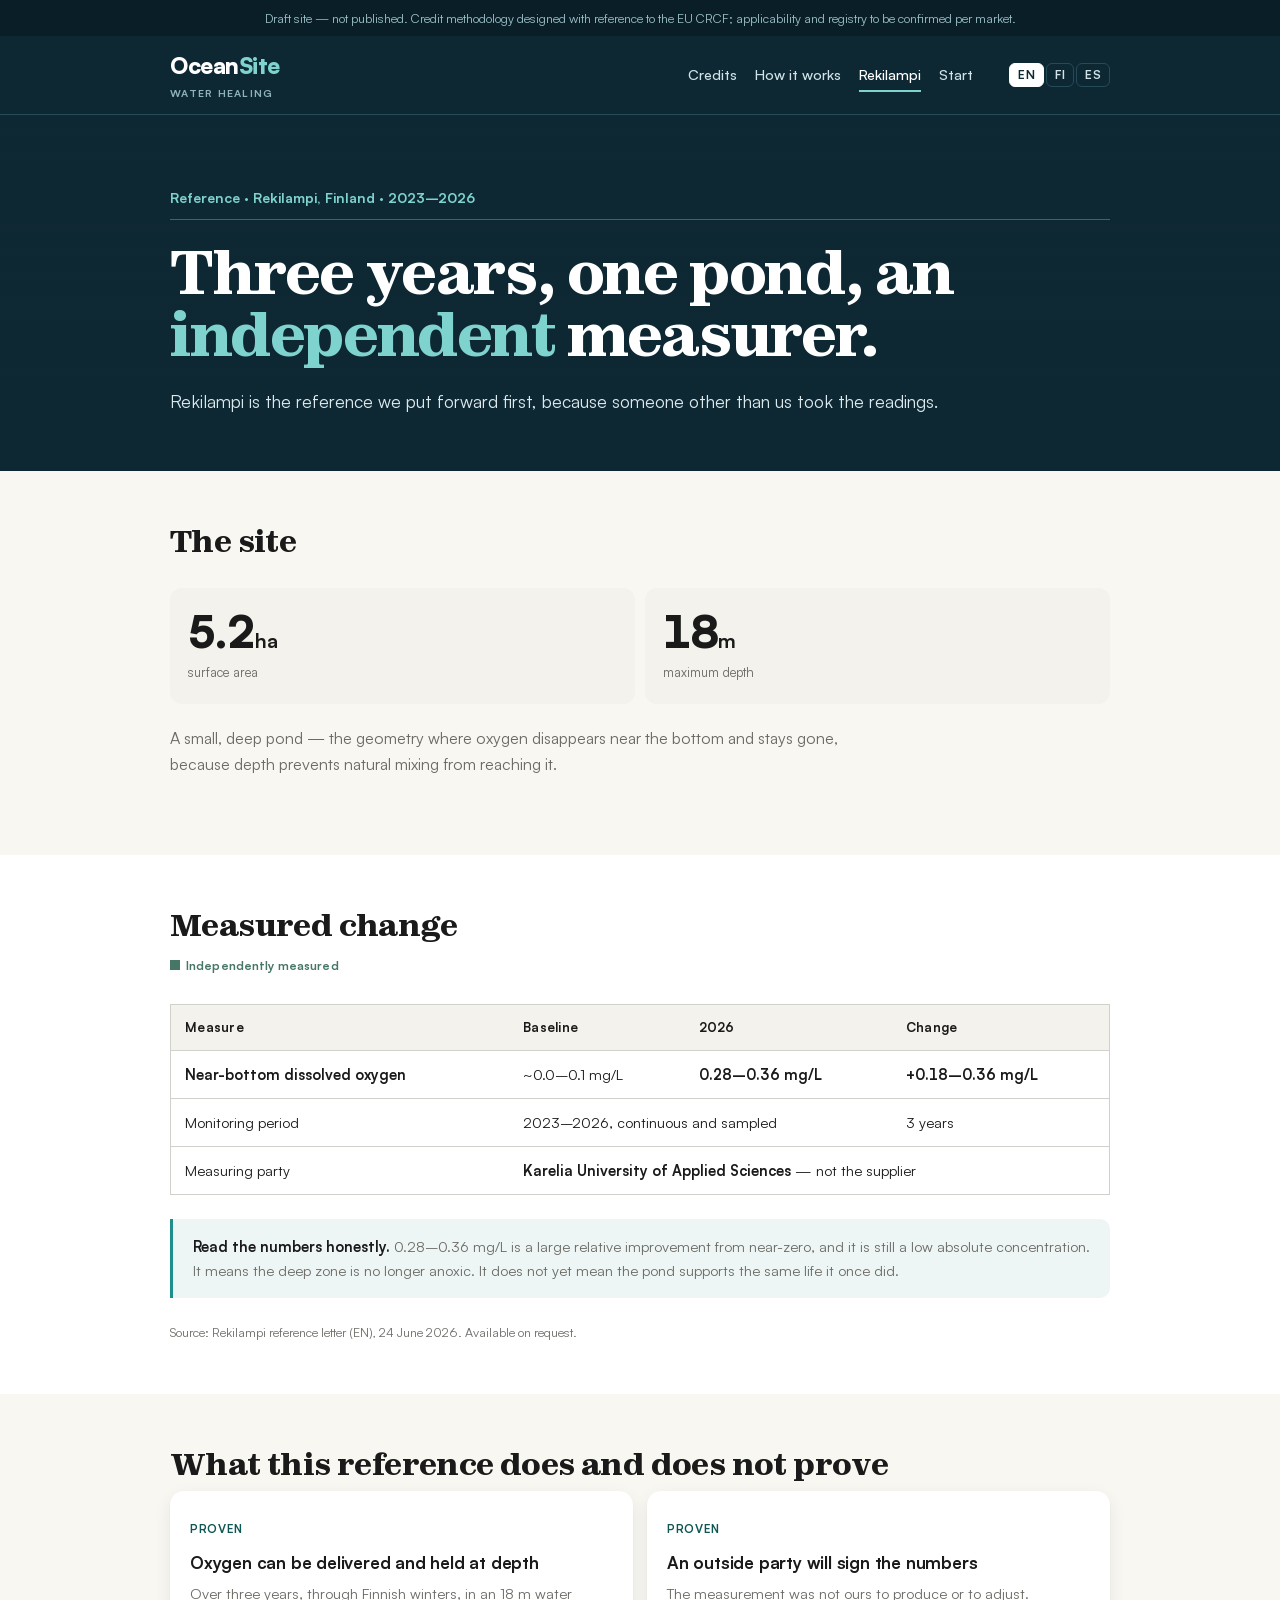
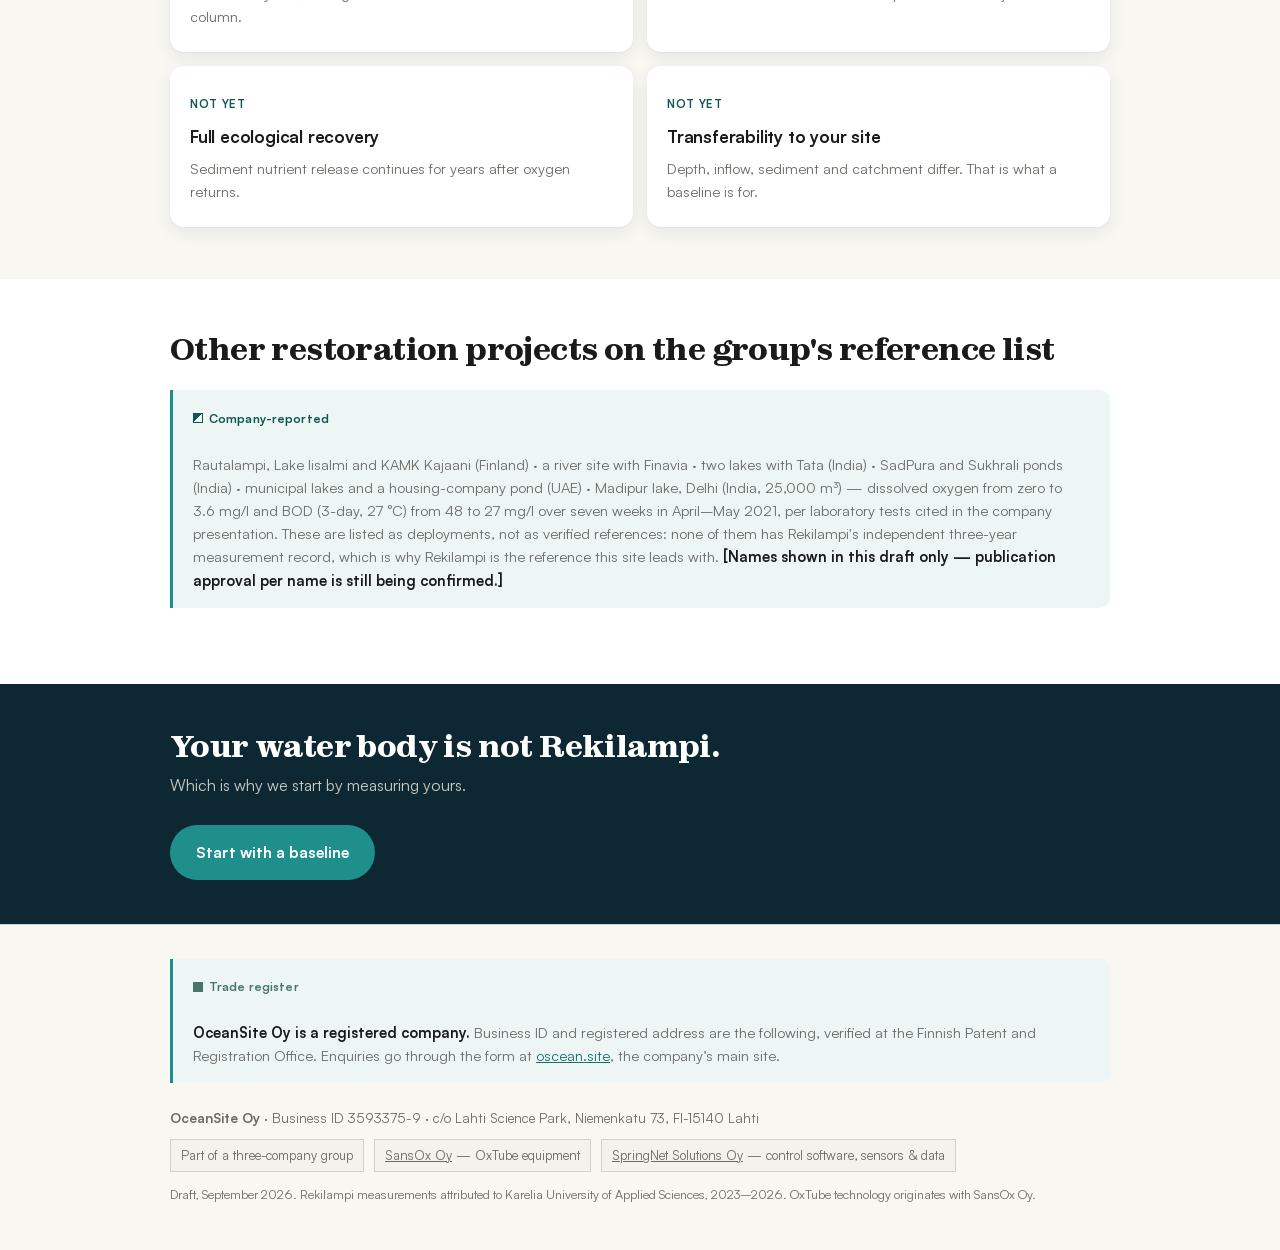
<file: rekilampi.html>
<!doctype html>
<html lang="en">
<head>
<meta charset="utf-8">
<meta name="viewport" content="width=device-width,initial-scale=1">
<meta name="robots" content="noindex,nofollow">
<title>Rekilampi 2023–2026 — OceanSite reference</title>
<meta name="description" content="Deep-zone oxygenation of a 5.2 ha pond, monitored by Karelia University of Applied Sciences.">
<link rel="stylesheet" href="assets/css/site.css">
<link rel="stylesheet" href="assets/css/theme-b.css">
<link rel="stylesheet" href="assets/css/wow.css">
</head>
<body>
<a class="skip" href="#main">Skip to content</a>
<p class="draft">Draft site — not published. Credit methodology designed with reference to the EU CRCF; applicability and registry to be confirmed per market.</p>
<header>
  <div class="wrap bar">
    <a class="logo" href="index.html">Ocean<b>Site</b><small class="tagline">Water Healing</small></a>
    <nav>
      <a href="index.html">Credits</a>
      <a href="credits.html">How it works</a>
      <a href="rekilampi.html" aria-current="page">Rekilampi</a>
      <a href="contact.html">Start</a>
    </nav>
      <div class="lang"><a href="rekilampi.html" hreflang="en" aria-current="true">EN</a><a href="fi/rekilampi.html" hreflang="fi">FI</a><a href="es/rekilampi.html" hreflang="es">ES</a></div>
  </div>
</header>
<main id="main">
<div class="wrap hero">
  <p class="kicker">Reference &middot; Rekilampi, Finland &middot; 2023&ndash;2026</p>
  <h1>Three years, one pond, an <em>independent</em> measurer.</h1>
  <p class="lede">Rekilampi is the reference we put forward first, because someone other than us took the readings.</p>
</div>

<section>
  <div class="wrap">
    <h2>The site</h2>
    <div class="numbers">
      <div class="num"><b>5.2<small>ha</small></b><span>surface area</span></div>
      <div class="num"><b>18<small>m</small></b><span>maximum depth</span></div>
    </div>
    <p class="lead" style="margin-top:22px">A small, deep pond — the geometry where oxygen disappears
    near the bottom and stays gone, because depth prevents natural mixing from reaching it.</p>
  </div>
</section>

<section>
  <div class="wrap">
    <h2>Measured change</h2>
    <p class="lead"><span class="prov prov-3rd">Independently measured</span></p>
    <div class="tablewrap">
      <table>
        <thead><tr><th>Measure</th><th>Baseline</th><th>2026</th><th>Change</th></tr></thead>
        <tbody>
          <tr><td><b>Near-bottom dissolved oxygen</b></td><td>~0.0&ndash;0.1 mg/L</td>
              <td><b>0.28&ndash;0.36 mg/L</b></td><td><b>+0.18&ndash;0.36 mg/L</b></td></tr>
          <tr><td>Monitoring period</td><td colspan="2">2023&ndash;2026, continuous and sampled</td><td>3 years</td></tr>
          <tr><td>Measuring party</td><td colspan="3"><b>Karelia University of Applied Sciences</b> — not the supplier</td></tr>
        </tbody>
      </table>
    </div>
    <div class="note"><b>Read the numbers honestly.</b> 0.28&ndash;0.36 mg/L is a large relative
    improvement from near-zero, and it is still a low absolute concentration. It means the deep zone
    is no longer anoxic. It does not yet mean the pond supports the same life it once did.</div>
    <p class="src">Source: Rekilampi reference letter (EN), 24 June 2026. Available on request.</p>
  </div>
</section>

<section>
  <div class="wrap">
    <h2>What this reference does and does not prove</h2>
    <div class="grid">
      <div class="card"><span class="tag">Proven</span><h3>Oxygen can be delivered and held at depth</h3><p>Over three years, through Finnish winters, in an 18 m water column.</p></div>
      <div class="card"><span class="tag">Proven</span><h3>An outside party will sign the numbers</h3><p>The measurement was not ours to produce or to adjust.</p></div>
      <div class="card"><span class="tag">Not yet</span><h3>Full ecological recovery</h3><p>Sediment nutrient release continues for years after oxygen returns.</p></div>
      <div class="card"><span class="tag">Not yet</span><h3>Transferability to your site</h3><p>Depth, inflow, sediment and catchment differ. That is what a baseline is for.</p></div>
    </div>
  </div>
</section>

<section>
  <div class="wrap">
    <h2>Other restoration projects on the group's reference list</h2>
    <div class="note"><span class="prov prov-own">Company-reported</span><br><br>Rautalampi, Lake Iisalmi and KAMK Kajaani (Finland) &middot; a river site with Finavia &middot;
    two lakes with Tata (India) &middot; SadPura and Sukhrali ponds (India) &middot; municipal lakes and a
    housing-company pond (UAE) &middot; Madipur lake, Delhi (India, 25,000&nbsp;m&sup3;) &mdash; dissolved oxygen from zero to 3.6&nbsp;mg/l and BOD (3-day, 27&nbsp;&deg;C) from 48 to 27&nbsp;mg/l over seven weeks in April&ndash;May 2021, per laboratory tests cited in the company presentation. These are listed as deployments, not as verified references: none of
    them has Rekilampi's independent three-year measurement record, which is why Rekilampi is the
    reference this site leads with. <b>[Names shown in this draft only &mdash; publication approval
    per name is still being confirmed.]</b></div>
  </div>
</section>

<section class="cta">
  <div class="wrap"><h2>Your water body is not Rekilampi.</h2><p class="lead">Which is why we start by measuring yours.</p>
  <a class="btn" href="contact.html">Start with a baseline</a></div>
</section>
</main>
<footer>
  <div class="wrap">
    <p class="note" style="margin-top:0"><span class="prov prov-3rd">Trade register</span><br><br><b>OceanSite Oy is a registered company.</b> Business ID and registered address are the following, verified at the Finnish Patent and Registration Office. Enquiries go through the form at <a href="https://www.oscean.site/#contact">oscean.site</a>, the company&rsquo;s main site.</p>
    <p><b>OceanSite Oy</b> &middot; Business ID 3593375-9 &middot; c/o Lahti Science Park, Niemenkatu 73, FI-15140 Lahti</p>
    <div class="chain">
      <span>Part of a three-company group</span>
      <span><a href="https://buenosbandidos-pixel.github.io/sansox-demo/">SansOx Oy</a> — OxTube equipment</span>
      <span><a href="https://buenosbandidos-pixel.github.io/sns-demo/">SpringNet Solutions Oy</a> — control software, sensors &amp; data</span>
    </div>
    <p class="src">Draft, September 2026. Rekilampi measurements attributed to Karelia University of
    Applied Sciences, 2023–2026. OxTube technology originates with SansOx Oy.</p>
  </div>
</footer>
<script src="assets/js/menu.js" defer></script>
<script src="assets/js/wow.js" defer></script>
</body></html>
</file>
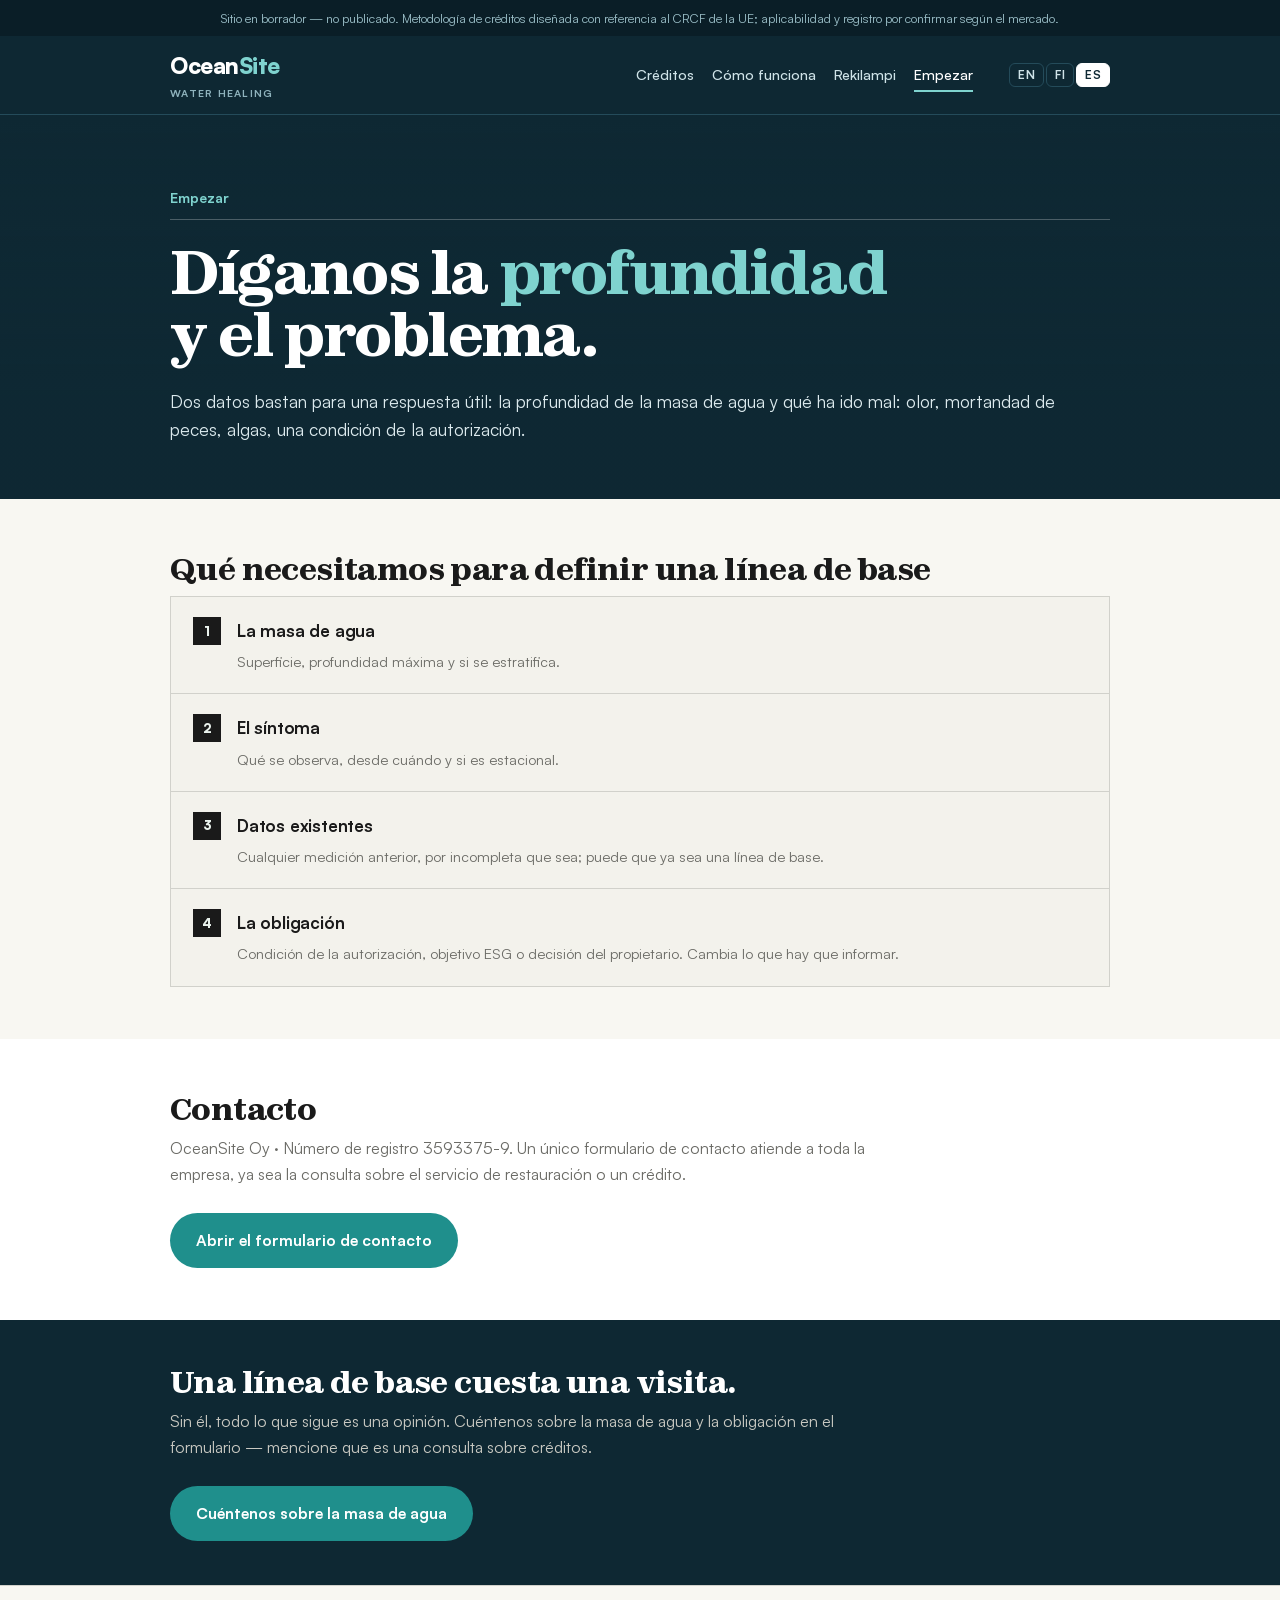
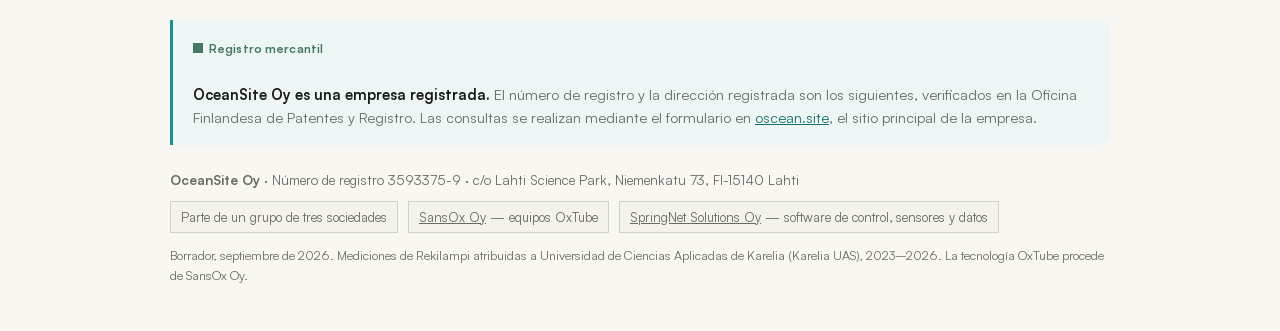
<file: es/contact.html>
<!doctype html>
<html lang="es">
<head>
<meta charset="utf-8">
<meta name="viewport" content="width=device-width,initial-scale=1">
<meta name="robots" content="noindex,nofollow">
<title>Empiece con una línea de base — OceanSite</title>
<meta name="description" content="Una masa de agua, un punto de partida documentado.">
<link rel="stylesheet" href="../assets/css/site.css">
<link rel="stylesheet" href="../assets/css/theme-b.css">
<link rel="stylesheet" href="../assets/css/wow.css">
<link rel="alternate" hreflang="en" href="../contact.html">
<link rel="alternate" hreflang="fi" href="../fi/contact.html">
<link rel="alternate" hreflang="es" href="contact.html">
<link rel="alternate" hreflang="x-default" href="../contact.html">
<link rel="canonical" href="contact.html">
</head>
<body>
<a class="skip" href="#main">Ir al contenido</a>
<p class="draft">Sitio en borrador — no publicado. Metodología de créditos diseñada con referencia al CRCF de la UE; aplicabilidad y registro por confirmar según el mercado.</p>
<header>
  <div class="wrap bar">
    <a class="logo" href="index.html">Ocean<b>Site</b><small class="tagline">Water Healing</small></a>
    <nav>
      <a href="index.html">Créditos</a>
      <a href="credits.html">Cómo funciona</a>
      <a href="rekilampi.html">Rekilampi</a>
      <a href="contact.html" aria-current="page">Empezar</a>
    </nav>
      <div class="lang"><a href="../contact.html" hreflang="en">EN</a><a href="../fi/contact.html" hreflang="fi">FI</a><a href="../es/contact.html" hreflang="es" aria-current="true">ES</a></div>
  </div>
</header>
<main id="main">
<div class="wrap hero">
  <p class="kicker">Empezar</p>
  <h1>Díganos la <em>profundidad</em> y el problema.</h1>
  <p class="lede">Dos datos bastan para una respuesta útil: la profundidad de la masa de agua y qué ha ido mal: olor, mortandad de peces, algas, una condición de la autorización.</p>
</div>

<section>
  <div class="wrap">
    <h2>Qué necesitamos para definir una línea de base</h2>
    <div class="steps">
      <div class="step"><div><h3>La masa de agua</h3><p>Superficie, profundidad máxima y si se estratifica.</p></div></div>
      <div class="step"><div><h3>El síntoma</h3><p>Qué se observa, desde cuándo y si es estacional.</p></div></div>
      <div class="step"><div><h3>Datos existentes</h3><p>Cualquier medición anterior, por incompleta que sea; puede que ya sea una línea de base.</p></div></div>
      <div class="step"><div><h3>La obligación</h3><p>Condición de la autorización, objetivo ESG o decisión del propietario. Cambia lo que hay que informar.</p></div></div>
    </div>
  </div>
</section>

<section>
  <div class="wrap">
    <h2>Contacto</h2>
    <p class="lead">OceanSite Oy &middot; Número de registro 3593375-9. Un único formulario de contacto atiende a toda la empresa, ya sea la consulta sobre el servicio de restauración o un crédito.</p>
    <p><a class="btn" href="https://www.oscean.site/#contact">Abrir el formulario de contacto</a></p>
  </div>
</section>

<section class="cta">
  <div class="wrap"><h2>Una línea de base cuesta una visita.</h2><p class="lead">Sin él, todo lo que sigue es una opinión. Cuéntenos sobre la masa de agua y la obligación en el formulario — mencione que es una consulta sobre créditos.</p>
  <a class="btn" href="https://www.oscean.site/#contact">Cuéntenos sobre la masa de agua</a></div>
</section>
</main>
<footer>
  <div class="wrap">
    <p class="note" style="margin-top:0"><span class="prov prov-3rd">Registro mercantil</span><br><br><b>OceanSite Oy es una empresa registrada.</b> El número de registro y la dirección registrada son los siguientes, verificados en la Oficina Finlandesa de Patentes y Registro. Las consultas se realizan mediante el formulario en <a href="https://www.oscean.site/#contact">oscean.site</a>, el sitio principal de la empresa.</p>
    <p><b>OceanSite Oy</b> &middot; Número de registro 3593375-9 &middot; c/o Lahti Science Park, Niemenkatu 73, FI-15140 Lahti</p>
    <div class="chain"><span>Parte de un grupo de tres sociedades</span> <span><a href="https://buenosbandidos-pixel.github.io/sansox-demo/">SansOx Oy</a> — equipos OxTube</span> <span><a href="https://buenosbandidos-pixel.github.io/sns-demo/">SpringNet Solutions Oy</a> — software de control, sensores y datos</span></div>
    <p class="src">Borrador, septiembre de 2026. Mediciones de Rekilampi atribuidas a Universidad de Ciencias Aplicadas de Karelia (Karelia UAS), 2023–2026. La tecnología OxTube procede de SansOx Oy.</p>
  </div>
</footer>
<script src="../assets/js/menu.js" defer></script>
<script src="../assets/js/wow.js" defer></script>
</body></html>
</file>
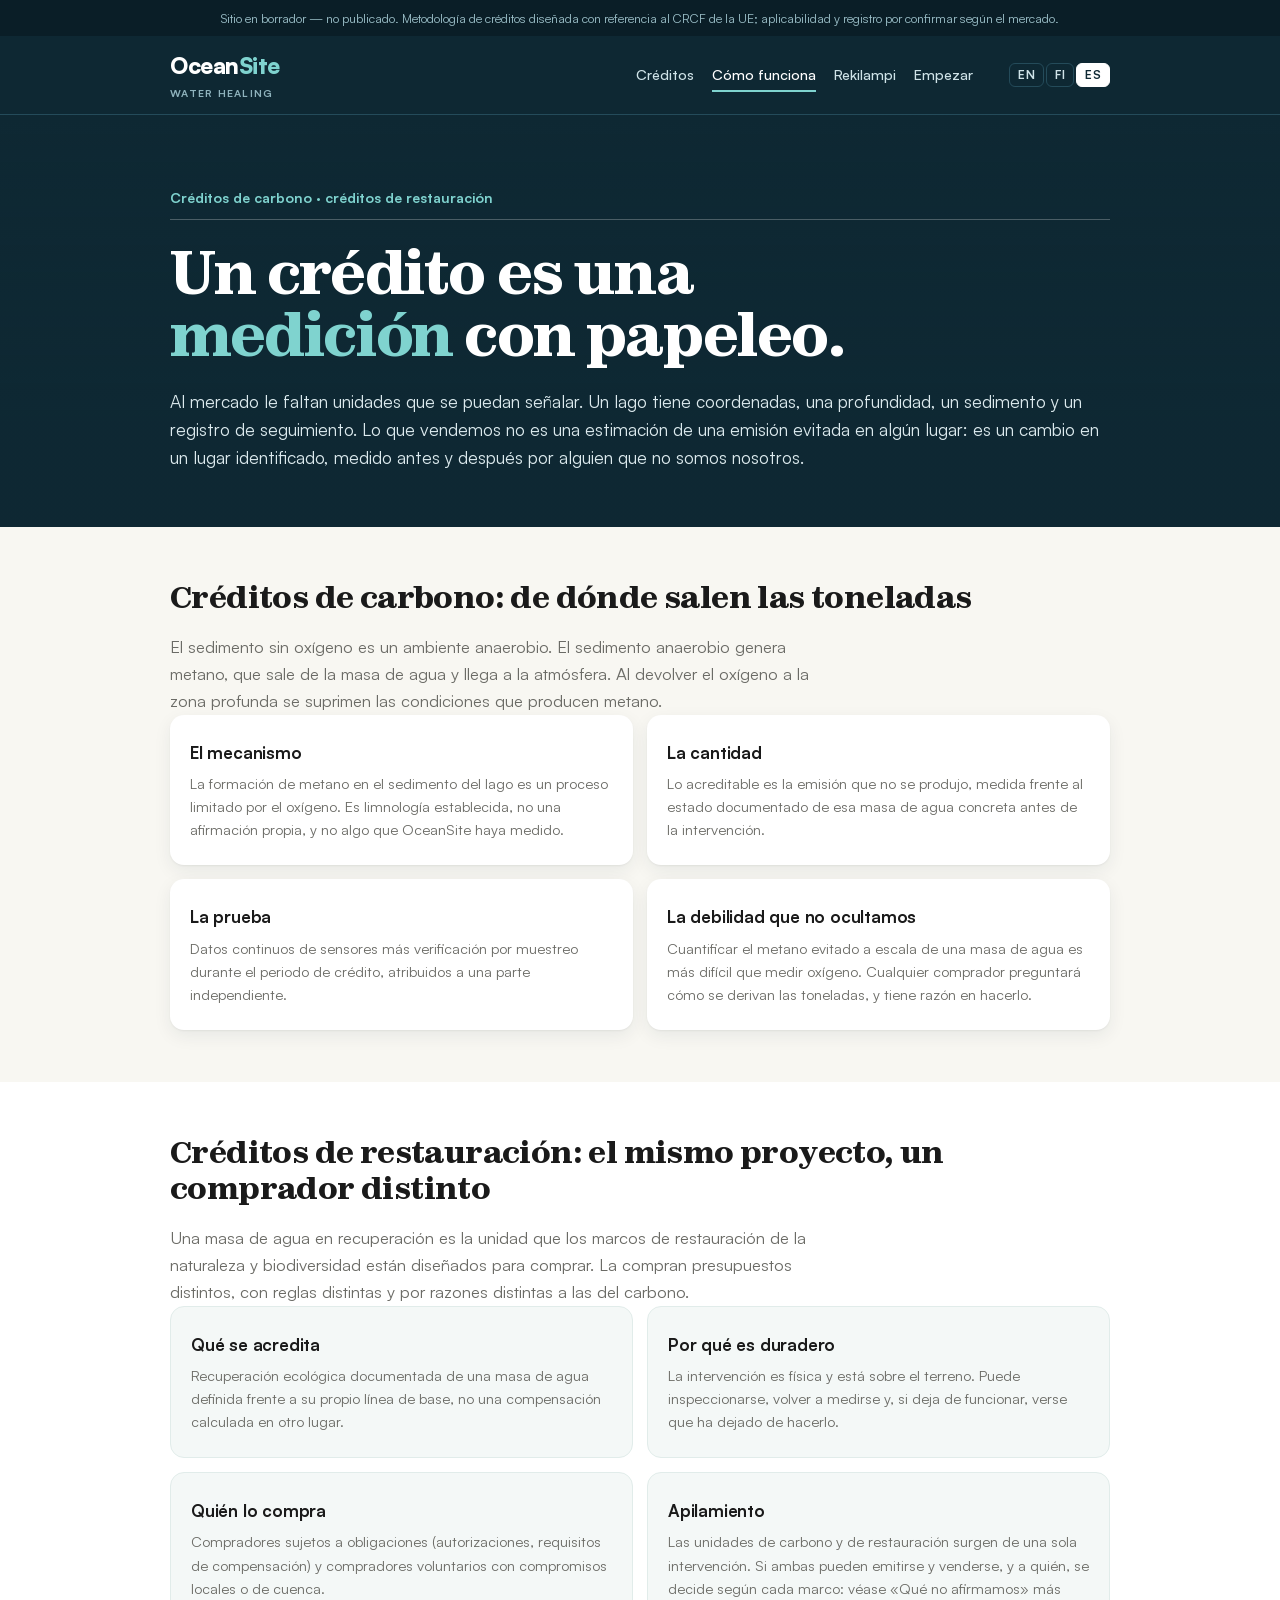
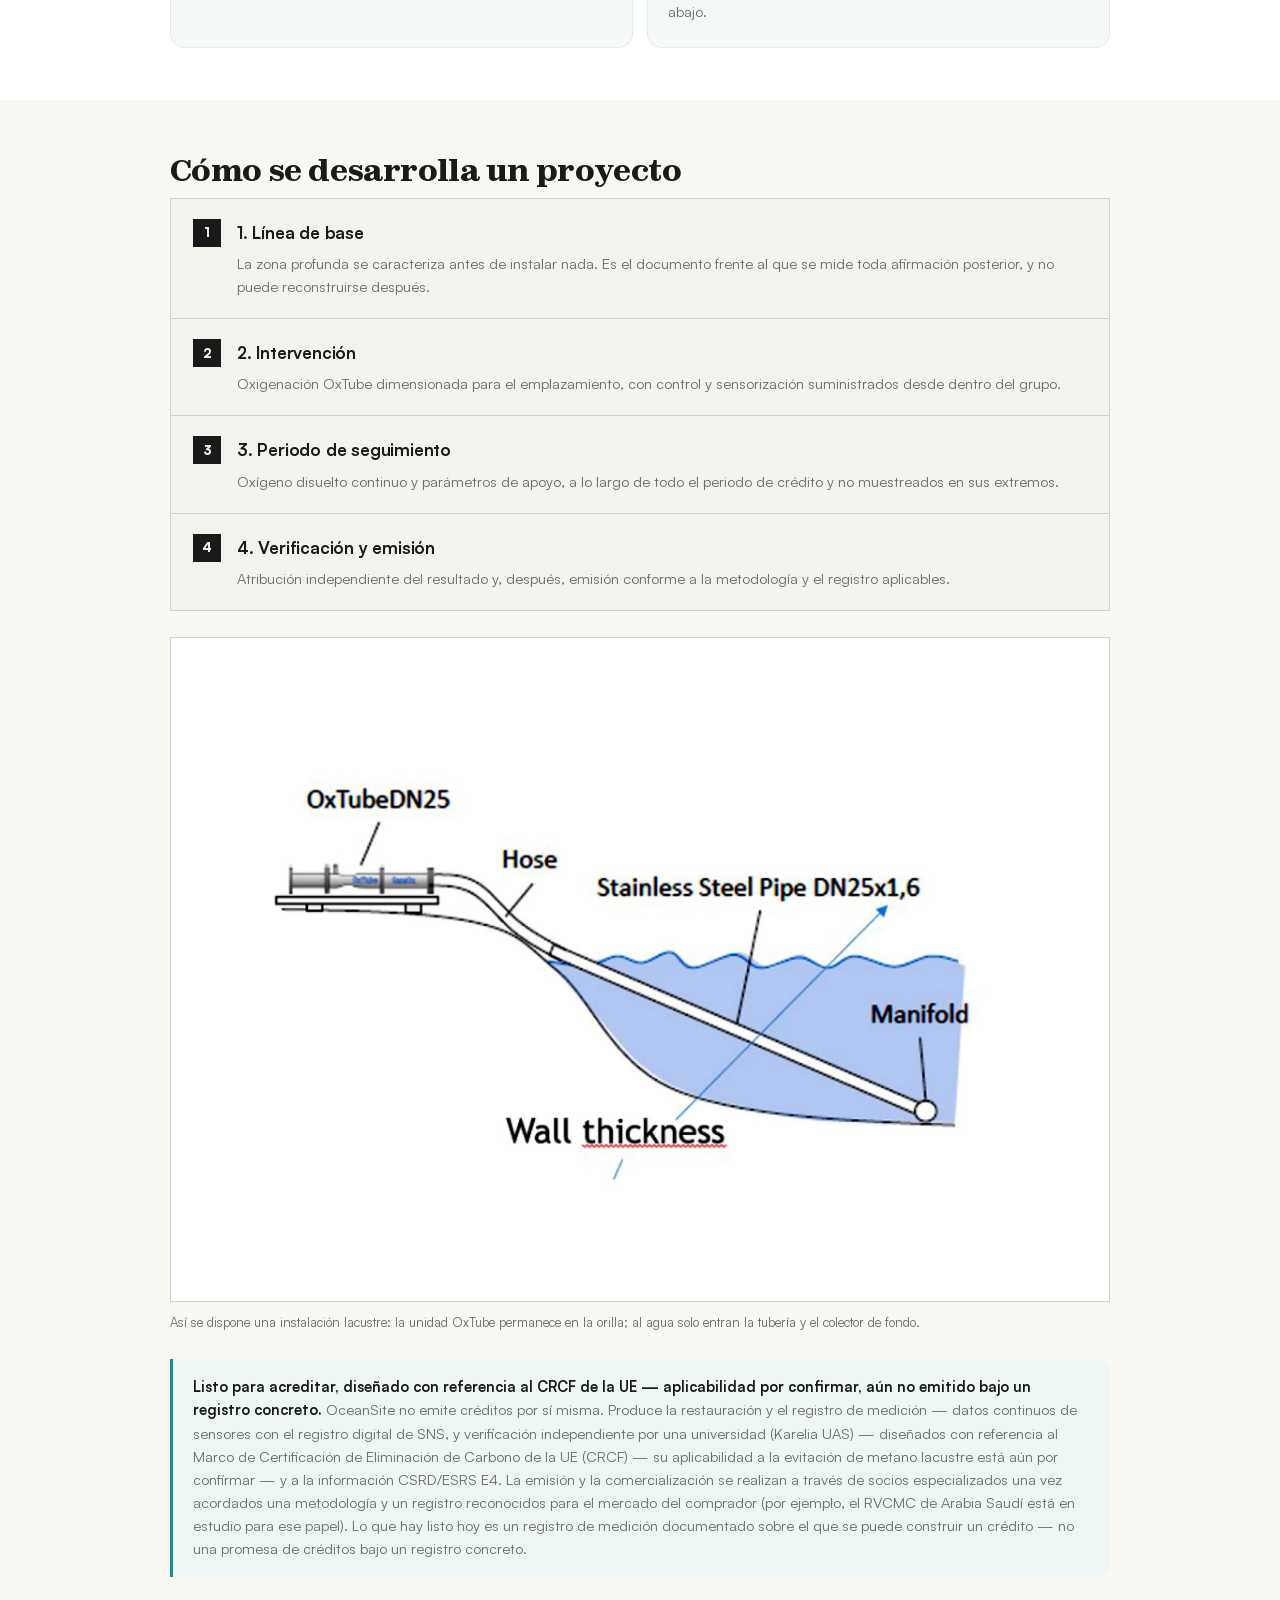
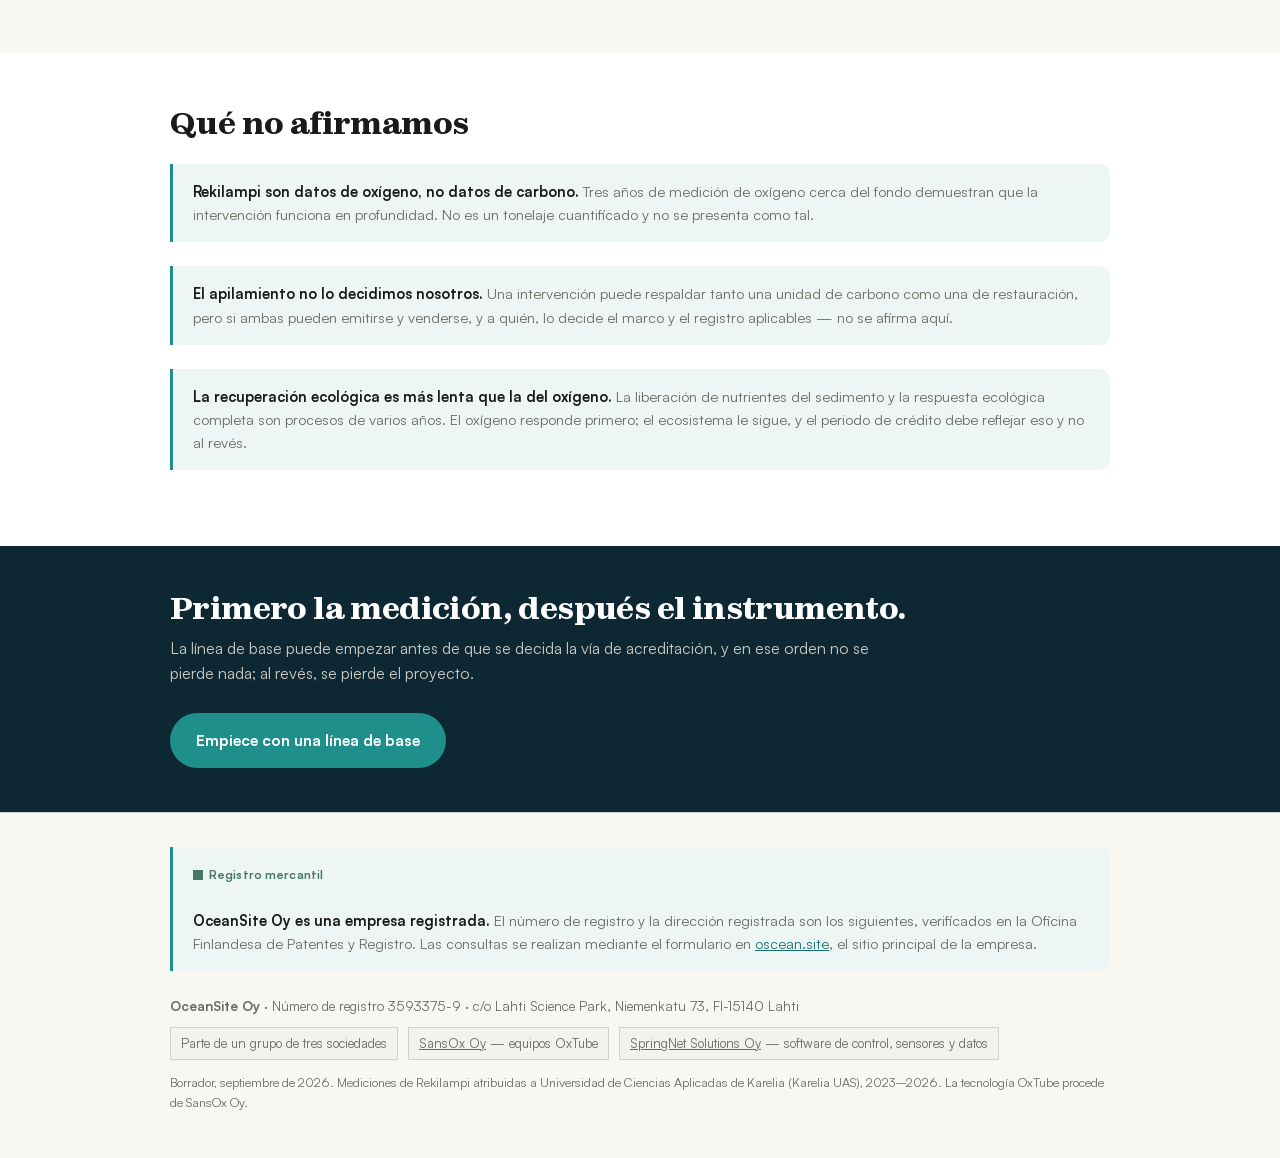
<file: es/credits.html>
<!doctype html>
<html lang="es">
<head>
<meta charset="utf-8">
<meta name="viewport" content="width=device-width,initial-scale=1">
<meta name="robots" content="noindex,nofollow">
<title>Cómo funcionan los créditos — OceanSite</title>
<meta name="description" content="Cómo un cambio medido en el sedimento se convierte en un crédito de carbono o de restauración emitible.">
<link rel="stylesheet" href="../assets/css/site.css">
<link rel="stylesheet" href="../assets/css/theme-b.css">
<link rel="stylesheet" href="../assets/css/wow.css">
<link rel="alternate" hreflang="en" href="../credits.html">
<link rel="alternate" hreflang="fi" href="../fi/credits.html">
<link rel="alternate" hreflang="es" href="credits.html">
<link rel="alternate" hreflang="x-default" href="../credits.html">
<link rel="canonical" href="credits.html">
</head>
<body>
<a class="skip" href="#main">Ir al contenido</a>
<p class="draft">Sitio en borrador — no publicado. Metodología de créditos diseñada con referencia al CRCF de la UE; aplicabilidad y registro por confirmar según el mercado.</p>
<header>
  <div class="wrap bar">
    <a class="logo" href="index.html">Ocean<b>Site</b><small class="tagline">Water Healing</small></a>
    <nav>
      <a href="index.html">Créditos</a>
      <a href="credits.html" aria-current="page">Cómo funciona</a>
      <a href="rekilampi.html">Rekilampi</a>
      <a href="contact.html">Empezar</a>
    </nav>
      <div class="lang"><a href="../credits.html" hreflang="en">EN</a><a href="../fi/credits.html" hreflang="fi">FI</a><a href="../es/credits.html" hreflang="es" aria-current="true">ES</a></div>
  </div>
</header>
<main id="main">
<div class="wrap hero">
  <p class="kicker">Créditos de carbono &middot; créditos de restauración</p>
  <h1>Un crédito es una <em>medición</em> con papeleo.</h1>
  <p class="lede">Al mercado le faltan unidades que se puedan señalar. Un lago tiene coordenadas, una profundidad, un sedimento y un registro de seguimiento. Lo que vendemos no es una estimación de una emisión evitada en algún lugar: es un cambio en un lugar identificado, medido antes y después por alguien que no somos nosotros.</p>
</div>

<section>
  <div class="wrap">
    <h2>Créditos de carbono: de dónde salen las toneladas</h2>
    <p class="lede" style="font-size:1.05rem">El sedimento sin oxígeno es un ambiente anaerobio. El sedimento anaerobio genera metano, que sale de la masa de agua y llega a la atmósfera. Al devolver el oxígeno a la zona profunda se suprimen las condiciones que producen metano.</p>
    <div class="grid">
      <div class="card"><h3>El mecanismo</h3><p>La formación de metano en el sedimento del lago es un proceso limitado por el oxígeno. Es limnología establecida, no una afirmación propia, y no algo que OceanSite haya medido.</p></div>
      <div class="card"><h3>La cantidad</h3><p>Lo acreditable es la emisión que no se produjo, medida frente al estado documentado de esa masa de agua concreta antes de la intervención.</p></div>
      <div class="card"><h3>La prueba</h3><p>Datos continuos de sensores más verificación por muestreo durante el periodo de crédito, atribuidos a una parte independiente.</p></div>
      <div class="card"><h3>La debilidad que no ocultamos</h3><p>Cuantificar el metano evitado a escala de una masa de agua es más difícil que medir oxígeno. Cualquier comprador preguntará cómo se derivan las toneladas, y tiene razón en hacerlo.</p></div>
    </div>
  </div>
</section>

<section>
  <div class="wrap">
    <h2>Créditos de restauración: el mismo proyecto, un comprador distinto</h2>
    <p class="lede" style="font-size:1.05rem">Una masa de agua en recuperación es la unidad que los marcos de restauración de la naturaleza y biodiversidad están diseñados para comprar. La compran presupuestos distintos, con reglas distintas y por razones distintas a las del carbono.</p>
    <div class="grid">
      <div class="card"><h3>Qué se acredita</h3><p>Recuperación ecológica documentada de una masa de agua definida frente a su propio línea de base, no una compensación calculada en otro lugar.</p></div>
      <div class="card"><h3>Por qué es duradero</h3><p>La intervención es física y está sobre el terreno. Puede inspeccionarse, volver a medirse y, si deja de funcionar, verse que ha dejado de hacerlo.</p></div>
      <div class="card"><h3>Quién lo compra</h3><p>Compradores sujetos a obligaciones (autorizaciones, requisitos de compensación) y compradores voluntarios con compromisos locales o de cuenca.</p></div>
      <div class="card"><h3>Apilamiento</h3><p>Las unidades de carbono y de restauración surgen de una sola intervención. Si ambas pueden emitirse y venderse, y a quién, se decide según cada marco: véase «Qué no afirmamos» más abajo.</p></div>
    </div>
  </div>
</section>

<section>
  <div class="wrap">
    <h2>Cómo se desarrolla un proyecto</h2>
    <div class="steps">
      <div class="step"><div><h3>1. Línea de base</h3><p>La zona profunda se caracteriza antes de instalar nada. Es el documento frente al que se mide toda afirmación posterior, y no puede reconstruirse después.</p></div></div>
      <div class="step"><div><h3>2. Intervención</h3><p>Oxigenación OxTube dimensionada para el emplazamiento, con control y sensorización suministrados desde dentro del grupo.</p></div></div>
      <div class="step"><div><h3>3. Periodo de seguimiento</h3><p>Oxígeno disuelto continuo y parámetros de apoyo, a lo largo de todo el periodo de crédito y no muestreados en sus extremos.</p></div></div>
      <div class="step"><div><h3>4. Verificación y emisión</h3><p>Atribución independiente del resultado y, después, emisión conforme a la metodología y el registro aplicables.</p></div></div>
    </div>
    <figure class="figwrap"><img class="figimg" src="../assets/img/lake_oxygenation_diagram.jpg" width="2000" height="1414" loading="lazy" alt="Esquema de una instalación de oxigenación lacustre: una unidad OxTube en la orilla alimenta una manguera y una tubería de acero inoxidable que baja hasta un colector en el fondo del lago."><p class="cap">Así se dispone una instalación lacustre: la unidad OxTube permanece en la orilla; al agua solo entran la tubería y el colector de fondo.</p></figure>
    <div class="note"><b>Listo para acreditar, diseñado con referencia al CRCF de la UE — aplicabilidad por confirmar, aún no emitido bajo un registro concreto.</b> OceanSite no emite créditos por sí misma. Produce la restauración y el registro de medición — datos continuos de sensores con el registro digital de SNS, y verificación independiente por una universidad (Karelia UAS) — diseñados con referencia al Marco de Certificación de Eliminación de Carbono de la UE (CRCF) — su aplicabilidad a la evitación de metano lacustre está aún por confirmar — y a la información CSRD/ESRS E4. La emisión y la comercialización se realizan a través de socios especializados una vez acordados una metodología y un registro reconocidos para el mercado del comprador (por ejemplo, el RVCMC de Arabia Saudí está en estudio para ese papel). Lo que hay listo hoy es un registro de medición documentado sobre el que se puede construir un crédito — no una promesa de créditos bajo un registro concreto.</div>
  </div>
</section>

<section>
  <div class="wrap">
    <h2>Qué no afirmamos</h2>
    <div class="note"><b>Rekilampi son datos de oxígeno, no datos de carbono.</b> Tres años de medición de oxígeno cerca del fondo demuestran que la intervención funciona en profundidad. No es un tonelaje cuantificado y no se presenta como tal.</div>
    <div class="note"><b>El apilamiento no lo decidimos nosotros.</b> Una intervención puede respaldar tanto una unidad de carbono como una de restauración, pero si ambas pueden emitirse y venderse, y a quién, lo decide el marco y el registro aplicables — no se afirma aquí.</div>
    <div class="note"><b>La recuperación ecológica es más lenta que la del oxígeno.</b> La liberación de nutrientes del sedimento y la respuesta ecológica completa son procesos de varios años. El oxígeno responde primero; el ecosistema le sigue, y el periodo de crédito debe reflejar eso y no al revés.</div>
  </div>
</section>

<section class="cta">
  <div class="wrap"><h2>Primero la medición, después el instrumento.</h2><p class="lead">La línea de base puede empezar antes de que se decida la vía de acreditación, y en ese orden no se pierde nada; al revés, se pierde el proyecto.</p>
  <a class="btn" href="contact.html">Empiece con una línea de base</a></div>
</section>
</main>
<footer>
  <div class="wrap">
    <p class="note" style="margin-top:0"><span class="prov prov-3rd">Registro mercantil</span><br><br><b>OceanSite Oy es una empresa registrada.</b> El número de registro y la dirección registrada son los siguientes, verificados en la Oficina Finlandesa de Patentes y Registro. Las consultas se realizan mediante el formulario en <a href="https://www.oscean.site/#contact">oscean.site</a>, el sitio principal de la empresa.</p>
    <p><b>OceanSite Oy</b> &middot; Número de registro 3593375-9 &middot; c/o Lahti Science Park, Niemenkatu 73, FI-15140 Lahti</p>
    <div class="chain"><span>Parte de un grupo de tres sociedades</span> <span><a href="https://buenosbandidos-pixel.github.io/sansox-demo/">SansOx Oy</a> — equipos OxTube</span> <span><a href="https://buenosbandidos-pixel.github.io/sns-demo/">SpringNet Solutions Oy</a> — software de control, sensores y datos</span></div>
    <p class="src">Borrador, septiembre de 2026. Mediciones de Rekilampi atribuidas a Universidad de Ciencias Aplicadas de Karelia (Karelia UAS), 2023–2026. La tecnología OxTube procede de SansOx Oy.</p>
  </div>
</footer>
<script src="../assets/js/menu.js" defer></script>
<script src="../assets/js/wow.js" defer></script>
</body></html>
</file>
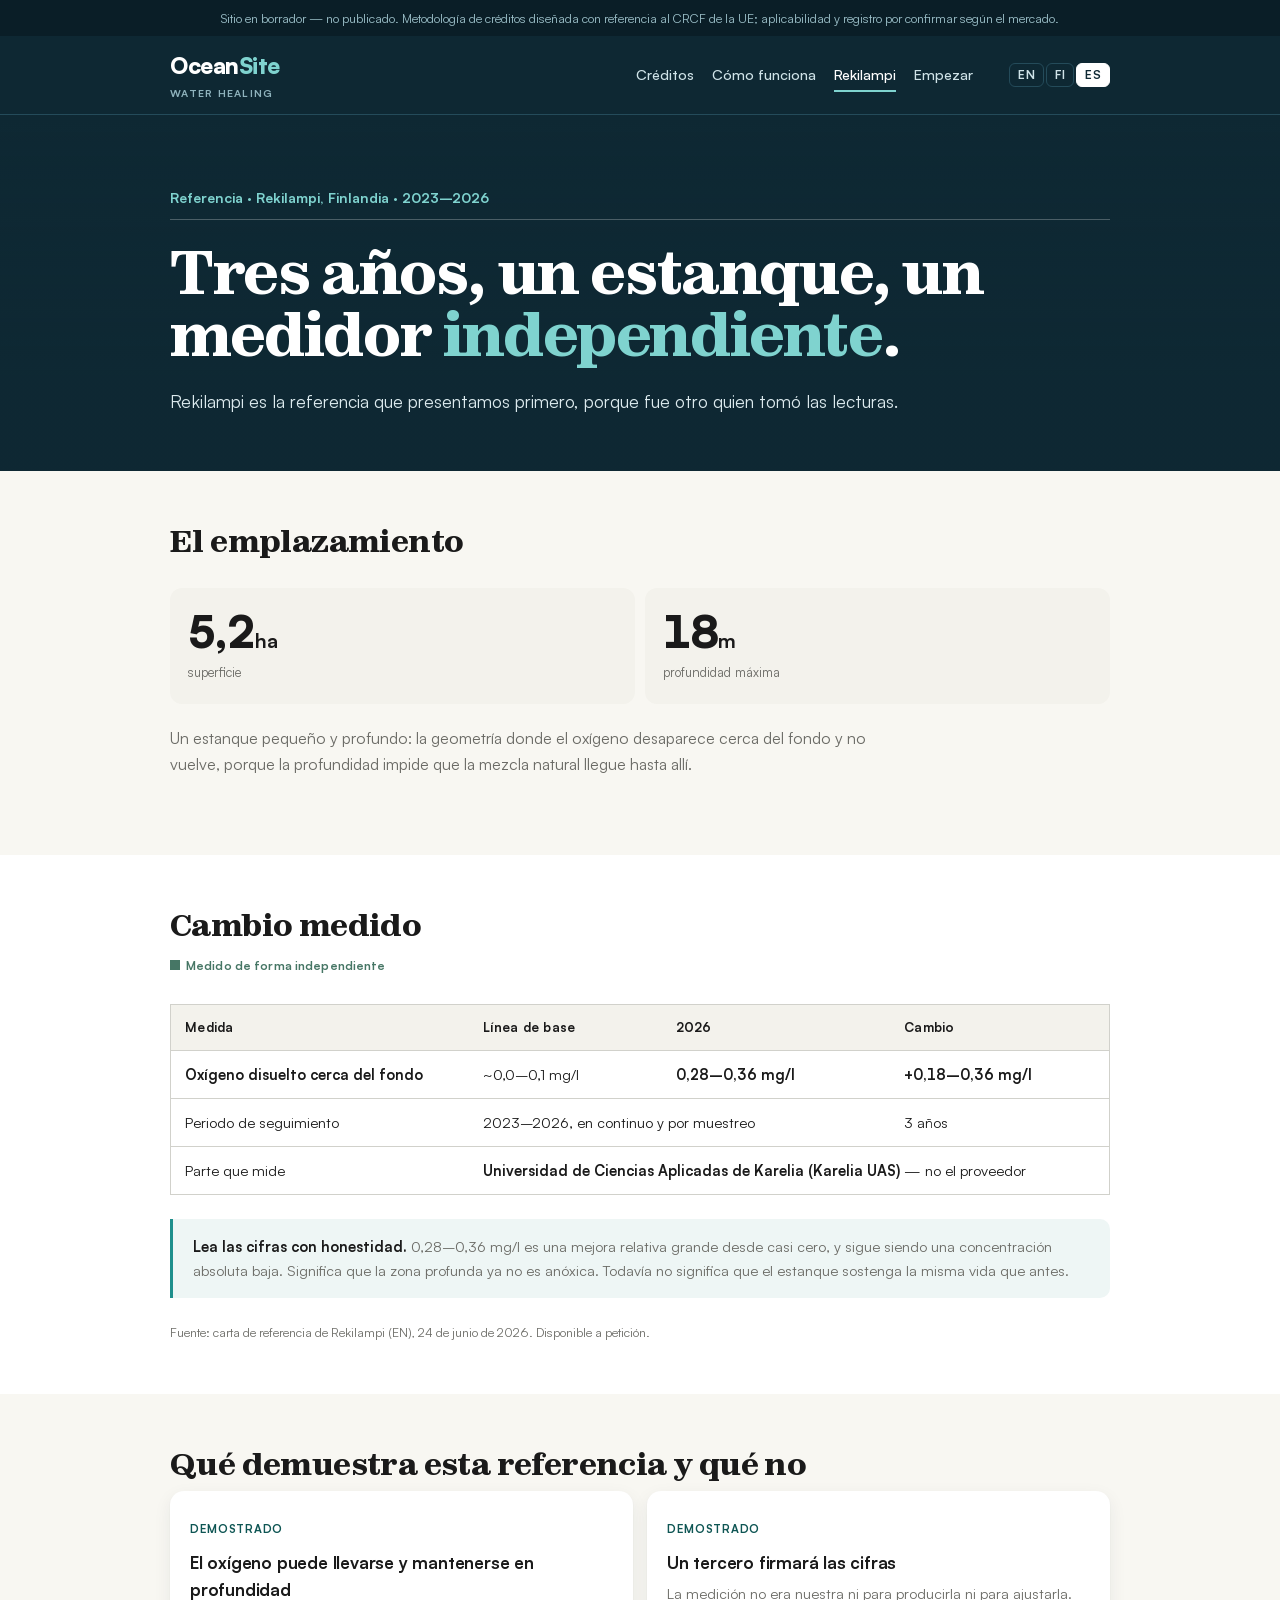
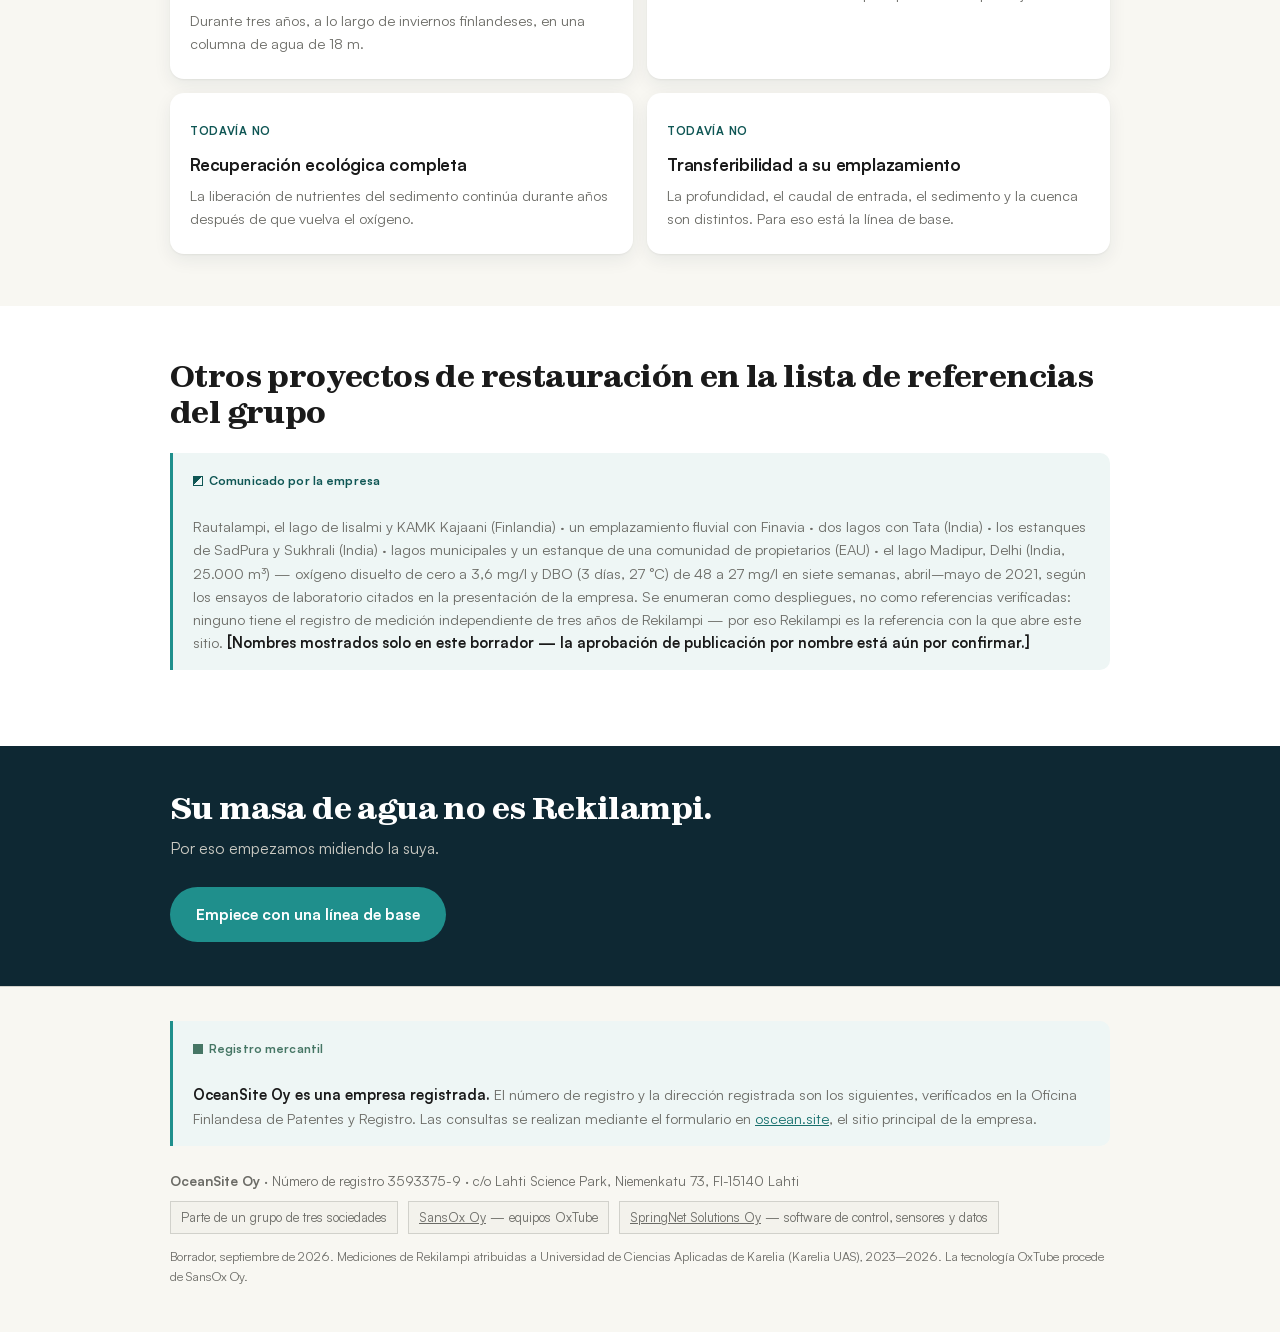
<file: es/rekilampi.html>
<!doctype html>
<html lang="es">
<head>
<meta charset="utf-8">
<meta name="viewport" content="width=device-width,initial-scale=1">
<meta name="robots" content="noindex,nofollow">
<title>Rekilampi 2023–2026 — referencia de OceanSite</title>
<meta name="description" content="Oxigenación de la zona profunda de un estanque de 5,2 ha, con seguimiento de Universidad de Ciencias Aplicadas de Karelia (Karelia UAS).">
<link rel="stylesheet" href="../assets/css/site.css">
<link rel="stylesheet" href="../assets/css/theme-b.css">
<link rel="stylesheet" href="../assets/css/wow.css">
<link rel="alternate" hreflang="en" href="../rekilampi.html">
<link rel="alternate" hreflang="fi" href="../fi/rekilampi.html">
<link rel="alternate" hreflang="es" href="rekilampi.html">
<link rel="alternate" hreflang="x-default" href="../rekilampi.html">
<link rel="canonical" href="rekilampi.html">
</head>
<body>
<a class="skip" href="#main">Ir al contenido</a>
<p class="draft">Sitio en borrador — no publicado. Metodología de créditos diseñada con referencia al CRCF de la UE; aplicabilidad y registro por confirmar según el mercado.</p>
<header>
  <div class="wrap bar">
    <a class="logo" href="index.html">Ocean<b>Site</b><small class="tagline">Water Healing</small></a>
    <nav>
      <a href="index.html">Créditos</a>
      <a href="credits.html">Cómo funciona</a>
      <a href="rekilampi.html" aria-current="page">Rekilampi</a>
      <a href="contact.html">Empezar</a>
    </nav>
      <div class="lang"><a href="../rekilampi.html" hreflang="en">EN</a><a href="../fi/rekilampi.html" hreflang="fi">FI</a><a href="../es/rekilampi.html" hreflang="es" aria-current="true">ES</a></div>
  </div>
</header>
<main id="main">
<div class="wrap hero">
  <p class="kicker">Referencia &middot; Rekilampi, Finlandia &middot; 2023&ndash;2026</p>
  <h1>Tres años, un estanque, un medidor <em>independiente</em>.</h1>
  <p class="lede">Rekilampi es la referencia que presentamos primero, porque fue otro quien tomó las lecturas.</p>
</div>

<section>
  <div class="wrap">
    <h2>El emplazamiento</h2>
    <div class="numbers">
      <div class="num"><b>5,2<small>ha</small></b><span>superficie</span></div>
      <div class="num"><b>18<small>m</small></b><span>profundidad máxima</span></div>
    </div>
    <p class="lead" style="margin-top:22px">Un estanque pequeño y profundo: la geometría donde el oxígeno desaparece cerca del fondo y no vuelve, porque la profundidad impide que la mezcla natural llegue hasta allí.</p>
  </div>
</section>

<section>
  <div class="wrap">
    <h2>Cambio medido</h2>
    <p class="lead"><span class="prov prov-3rd">Medido de forma independiente</span></p>
    <div class="tablewrap">
      <table>
        <thead><tr><th>Medida</th><th>Línea de base</th><th>2026</th><th>Cambio</th></tr></thead>
        <tbody>
          <tr><td><b>Oxígeno disuelto cerca del fondo</b></td><td>~0,0&ndash;0,1 mg/l</td>
              <td><b>0,28&ndash;0,36 mg/l</b></td><td><b>+0,18&ndash;0,36 mg/l</b></td></tr>
          <tr><td>Periodo de seguimiento</td><td colspan="2">2023&ndash;2026, en continuo y por muestreo</td><td>3 años</td></tr>
          <tr><td>Parte que mide</td><td colspan="3"><b>Universidad de Ciencias Aplicadas de Karelia (Karelia UAS)</b> — no el proveedor</td></tr>
        </tbody>
      </table>
    </div>
    <div class="note"><b>Lea las cifras con honestidad.</b> 0,28&ndash;0,36 mg/l es una mejora relativa grande desde casi cero, y sigue siendo una concentración absoluta baja. Significa que la zona profunda ya no es anóxica. Todavía no significa que el estanque sostenga la misma vida que antes.</div>
    <p class="src">Fuente: carta de referencia de Rekilampi (EN), 24 de junio de 2026. Disponible a petición.</p>
  </div>
</section>

<section>
  <div class="wrap">
    <h2>Qué demuestra esta referencia y qué no</h2>
    <div class="grid">
      <div class="card"><span class="tag">Demostrado</span><h3>El oxígeno puede llevarse y mantenerse en profundidad</h3><p>Durante tres años, a lo largo de inviernos finlandeses, en una columna de agua de 18 m.</p></div>
      <div class="card"><span class="tag">Demostrado</span><h3>Un tercero firmará las cifras</h3><p>La medición no era nuestra ni para producirla ni para ajustarla.</p></div>
      <div class="card"><span class="tag">Todavía no</span><h3>Recuperación ecológica completa</h3><p>La liberación de nutrientes del sedimento continúa durante años después de que vuelva el oxígeno.</p></div>
      <div class="card"><span class="tag">Todavía no</span><h3>Transferibilidad a su emplazamiento</h3><p>La profundidad, el caudal de entrada, el sedimento y la cuenca son distintos. Para eso está la línea de base.</p></div>
    </div>
  </div>
</section>

<section>
  <div class="wrap">
    <h2>Otros proyectos de restauración en la lista de referencias del grupo</h2>
    <div class="note"><span class="prov prov-own">Comunicado por la empresa</span><br><br>Rautalampi, el lago de Iisalmi y KAMK Kajaani (Finlandia) &middot; un emplazamiento fluvial con Finavia &middot; dos lagos con Tata (India) &middot; los estanques de SadPura y Sukhrali (India) &middot; lagos municipales y un estanque de una comunidad de propietarios (EAU) &middot; el lago Madipur, Delhi (India, 25.000&nbsp;m&sup3;) — oxígeno disuelto de cero a 3,6&nbsp;mg/l y DBO (3&nbsp;días, 27&nbsp;&deg;C) de 48 a 27&nbsp;mg/l en siete semanas, abril–mayo de 2021, según los ensayos de laboratorio citados en la presentación de la empresa. Se enumeran como despliegues, no como referencias verificadas: ninguno tiene el registro de medición independiente de tres años de Rekilampi — por eso Rekilampi es la referencia con la que abre este sitio. <b>[Nombres mostrados solo en este borrador — la aprobación de publicación por nombre está aún por confirmar.]</b></div>
  </div>
</section>

<section class="cta">
  <div class="wrap"><h2>Su masa de agua no es Rekilampi.</h2><p class="lead">Por eso empezamos midiendo la suya.</p>
  <a class="btn" href="contact.html">Empiece con una línea de base</a></div>
</section>
</main>
<footer>
  <div class="wrap">
    <p class="note" style="margin-top:0"><span class="prov prov-3rd">Registro mercantil</span><br><br><b>OceanSite Oy es una empresa registrada.</b> El número de registro y la dirección registrada son los siguientes, verificados en la Oficina Finlandesa de Patentes y Registro. Las consultas se realizan mediante el formulario en <a href="https://www.oscean.site/#contact">oscean.site</a>, el sitio principal de la empresa.</p>
    <p><b>OceanSite Oy</b> &middot; Número de registro 3593375-9 &middot; c/o Lahti Science Park, Niemenkatu 73, FI-15140 Lahti</p>
    <div class="chain"><span>Parte de un grupo de tres sociedades</span> <span><a href="https://buenosbandidos-pixel.github.io/sansox-demo/">SansOx Oy</a> — equipos OxTube</span> <span><a href="https://buenosbandidos-pixel.github.io/sns-demo/">SpringNet Solutions Oy</a> — software de control, sensores y datos</span></div>
    <p class="src">Borrador, septiembre de 2026. Mediciones de Rekilampi atribuidas a Universidad de Ciencias Aplicadas de Karelia (Karelia UAS), 2023–2026. La tecnología OxTube procede de SansOx Oy.</p>
  </div>
</footer>
<script src="../assets/js/menu.js" defer></script>
<script src="../assets/js/wow.js" defer></script>
</body></html>
</file>
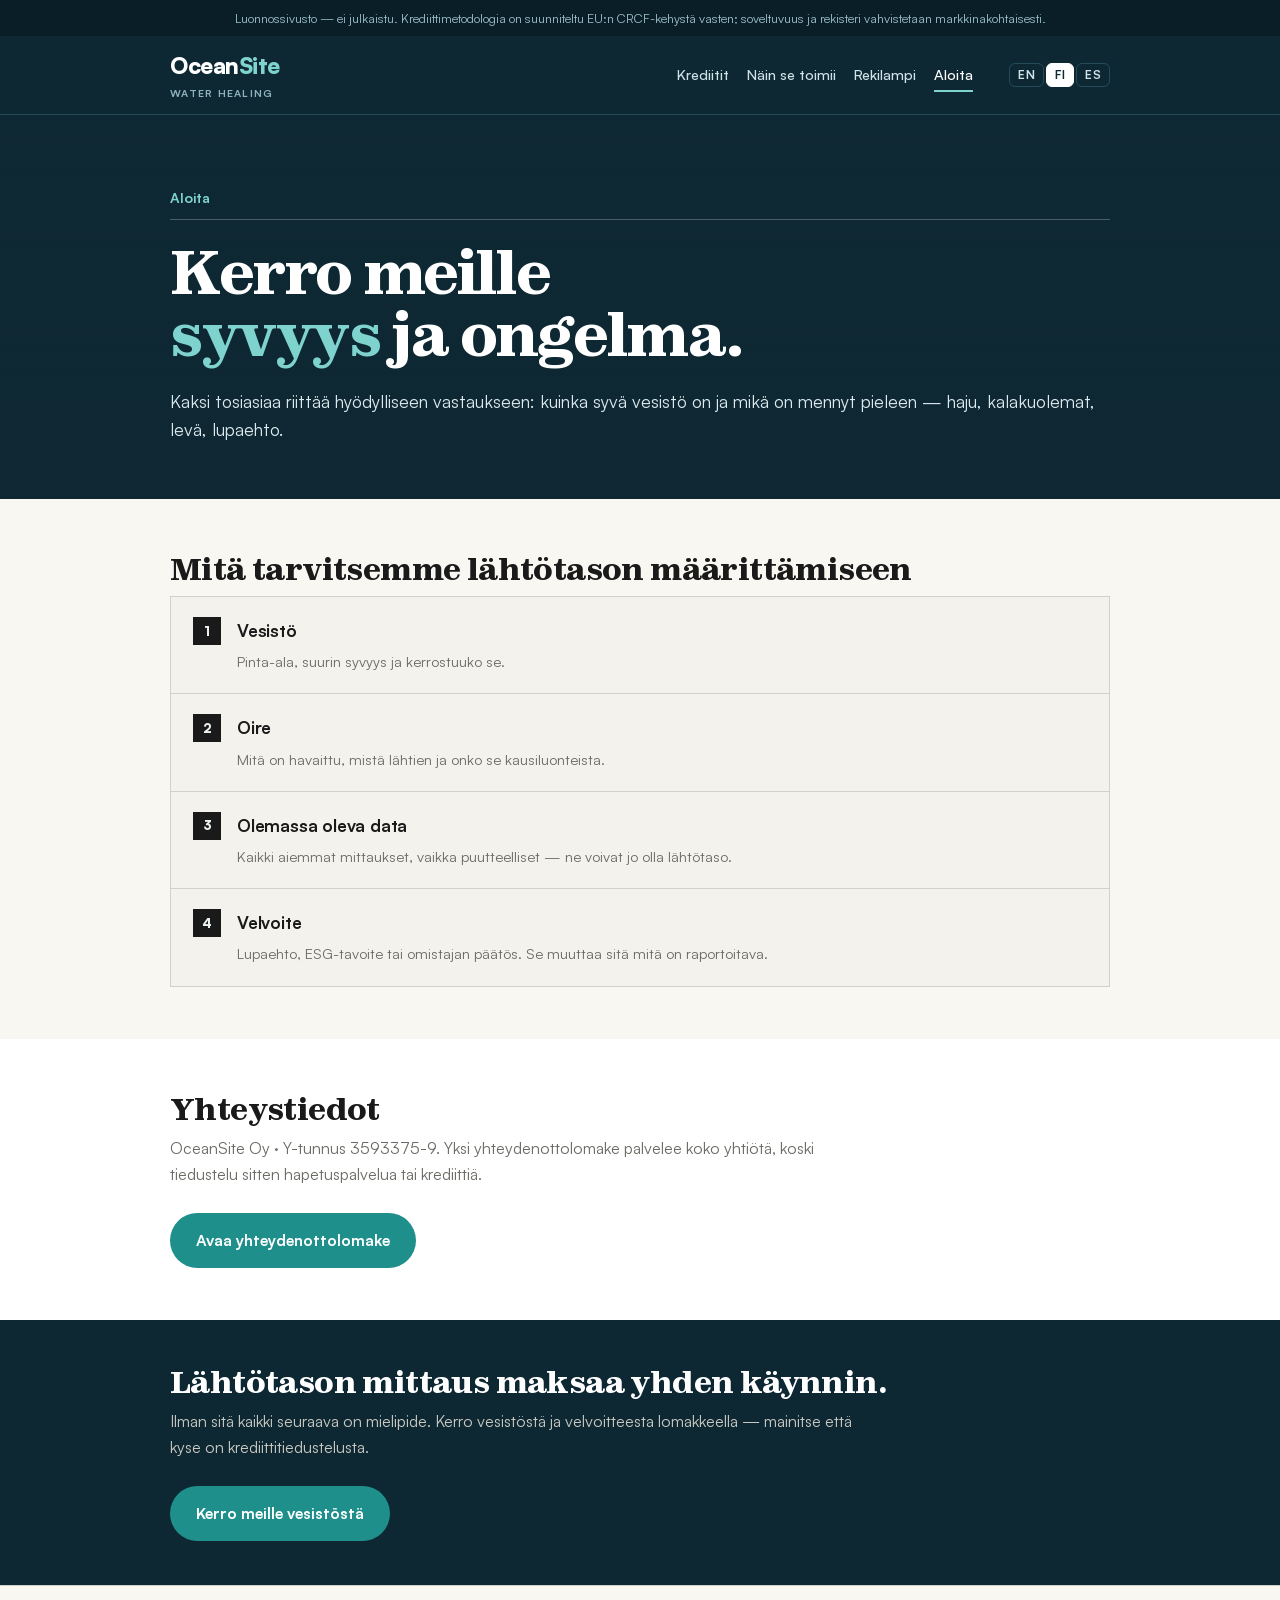
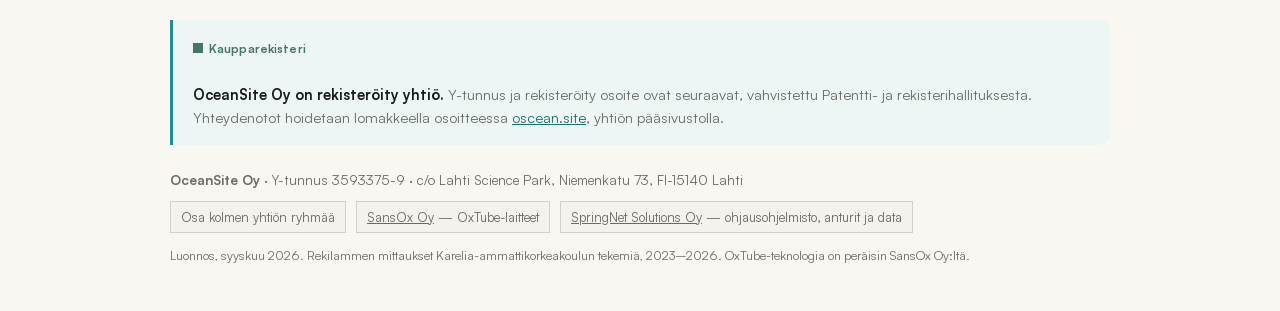
<file: fi/contact.html>
<!doctype html>
<html lang="fi">
<head>
<meta charset="utf-8">
<meta name="viewport" content="width=device-width,initial-scale=1">
<meta name="robots" content="noindex,nofollow">
<title>Aloita lähtötasosta — OceanSite</title>
<meta name="description" content="Yksi vesistö, yksi dokumentoitu lähtöpiste.">
<link rel="stylesheet" href="../assets/css/site.css">
<link rel="stylesheet" href="../assets/css/theme-b.css">
<link rel="stylesheet" href="../assets/css/wow.css">
<link rel="alternate" hreflang="en" href="../contact.html">
<link rel="alternate" hreflang="fi" href="contact.html">
<link rel="alternate" hreflang="es" href="../es/contact.html">
<link rel="alternate" hreflang="x-default" href="../contact.html">
<link rel="canonical" href="contact.html">
</head>
<body>
<a class="skip" href="#main">Siirry sisältöön</a>
<p class="draft">Luonnossivusto — ei julkaistu. Krediittimetodologia on suunniteltu EU:n CRCF-kehystä vasten; soveltuvuus ja rekisteri vahvistetaan markkinakohtaisesti.</p>
<header>
  <div class="wrap bar">
    <a class="logo" href="index.html">Ocean<b>Site</b><small class="tagline">Water Healing</small></a>
    <nav>
      <a href="index.html">Krediitit</a>
      <a href="credits.html">Näin se toimii</a>
      <a href="rekilampi.html">Rekilampi</a>
      <a href="contact.html" aria-current="page">Aloita</a>
    </nav>
      <div class="lang"><a href="../contact.html" hreflang="en">EN</a><a href="../fi/contact.html" hreflang="fi" aria-current="true">FI</a><a href="../es/contact.html" hreflang="es">ES</a></div>
  </div>
</header>
<main id="main">
<div class="wrap hero">
  <p class="kicker">Aloita</p>
  <h1>Kerro meille <em>syvyys</em> ja ongelma.</h1>
  <p class="lede">Kaksi tosiasiaa riittää hyödylliseen vastaukseen: kuinka syvä vesistö on ja mikä on mennyt pieleen — haju, kalakuolemat, levä, lupaehto.</p>
</div>

<section>
  <div class="wrap">
    <h2>Mitä tarvitsemme lähtötason määrittämiseen</h2>
    <div class="steps">
      <div class="step"><div><h3>Vesistö</h3><p>Pinta-ala, suurin syvyys ja kerrostuuko se.</p></div></div>
      <div class="step"><div><h3>Oire</h3><p>Mitä on havaittu, mistä lähtien ja onko se kausiluonteista.</p></div></div>
      <div class="step"><div><h3>Olemassa oleva data</h3><p>Kaikki aiemmat mittaukset, vaikka puutteelliset — ne voivat jo olla lähtötaso.</p></div></div>
      <div class="step"><div><h3>Velvoite</h3><p>Lupaehto, ESG-tavoite tai omistajan päätös. Se muuttaa sitä mitä on raportoitava.</p></div></div>
    </div>
  </div>
</section>

<section>
  <div class="wrap">
    <h2>Yhteystiedot</h2>
    <p class="lead">OceanSite Oy &middot; Y-tunnus 3593375-9. Yksi yhteydenottolomake palvelee koko yhtiötä, koski tiedustelu sitten hapetuspalvelua tai krediittiä.</p>
    <p><a class="btn" href="https://www.oscean.site/#contact">Avaa yhteydenottolomake</a></p>
  </div>
</section>

<section class="cta">
  <div class="wrap"><h2>Lähtötason mittaus maksaa yhden käynnin.</h2><p class="lead">Ilman sitä kaikki seuraava on mielipide. Kerro vesistöstä ja velvoitteesta lomakkeella — mainitse että kyse on krediittitiedustelusta.</p>
  <a class="btn" href="https://www.oscean.site/#contact">Kerro meille vesistöstä</a></div>
</section>
</main>
<footer>
  <div class="wrap">
    <p class="note" style="margin-top:0"><span class="prov prov-3rd">Kaupparekisteri</span><br><br><b>OceanSite Oy on rekisteröity yhtiö.</b> Y-tunnus ja rekisteröity osoite ovat seuraavat, vahvistettu Patentti- ja rekisterihallituksesta. Yhteydenotot hoidetaan lomakkeella osoitteessa <a href="https://www.oscean.site/#contact">oscean.site</a>, yhtiön pääsivustolla.</p>
    <p><b>OceanSite Oy</b> &middot; Y-tunnus 3593375-9 &middot; c/o Lahti Science Park, Niemenkatu 73, FI-15140 Lahti</p>
    <div class="chain"><span>Osa kolmen yhtiön ryhmää</span> <span><a href="https://buenosbandidos-pixel.github.io/sansox-demo/">SansOx Oy</a> — OxTube-laitteet</span> <span><a href="https://buenosbandidos-pixel.github.io/sns-demo/">SpringNet Solutions Oy</a> — ohjausohjelmisto, anturit ja data</span></div>
    <p class="src">Luonnos, syyskuu 2026. Rekilammen mittaukset Karelia-ammattikorkeakoulun tekemiä, 2023–2026. OxTube-teknologia on peräisin SansOx Oy:ltä.</p>
  </div>
</footer>
<script src="../assets/js/menu.js" defer></script>
<script src="../assets/js/wow.js" defer></script>
</body></html>
</file>
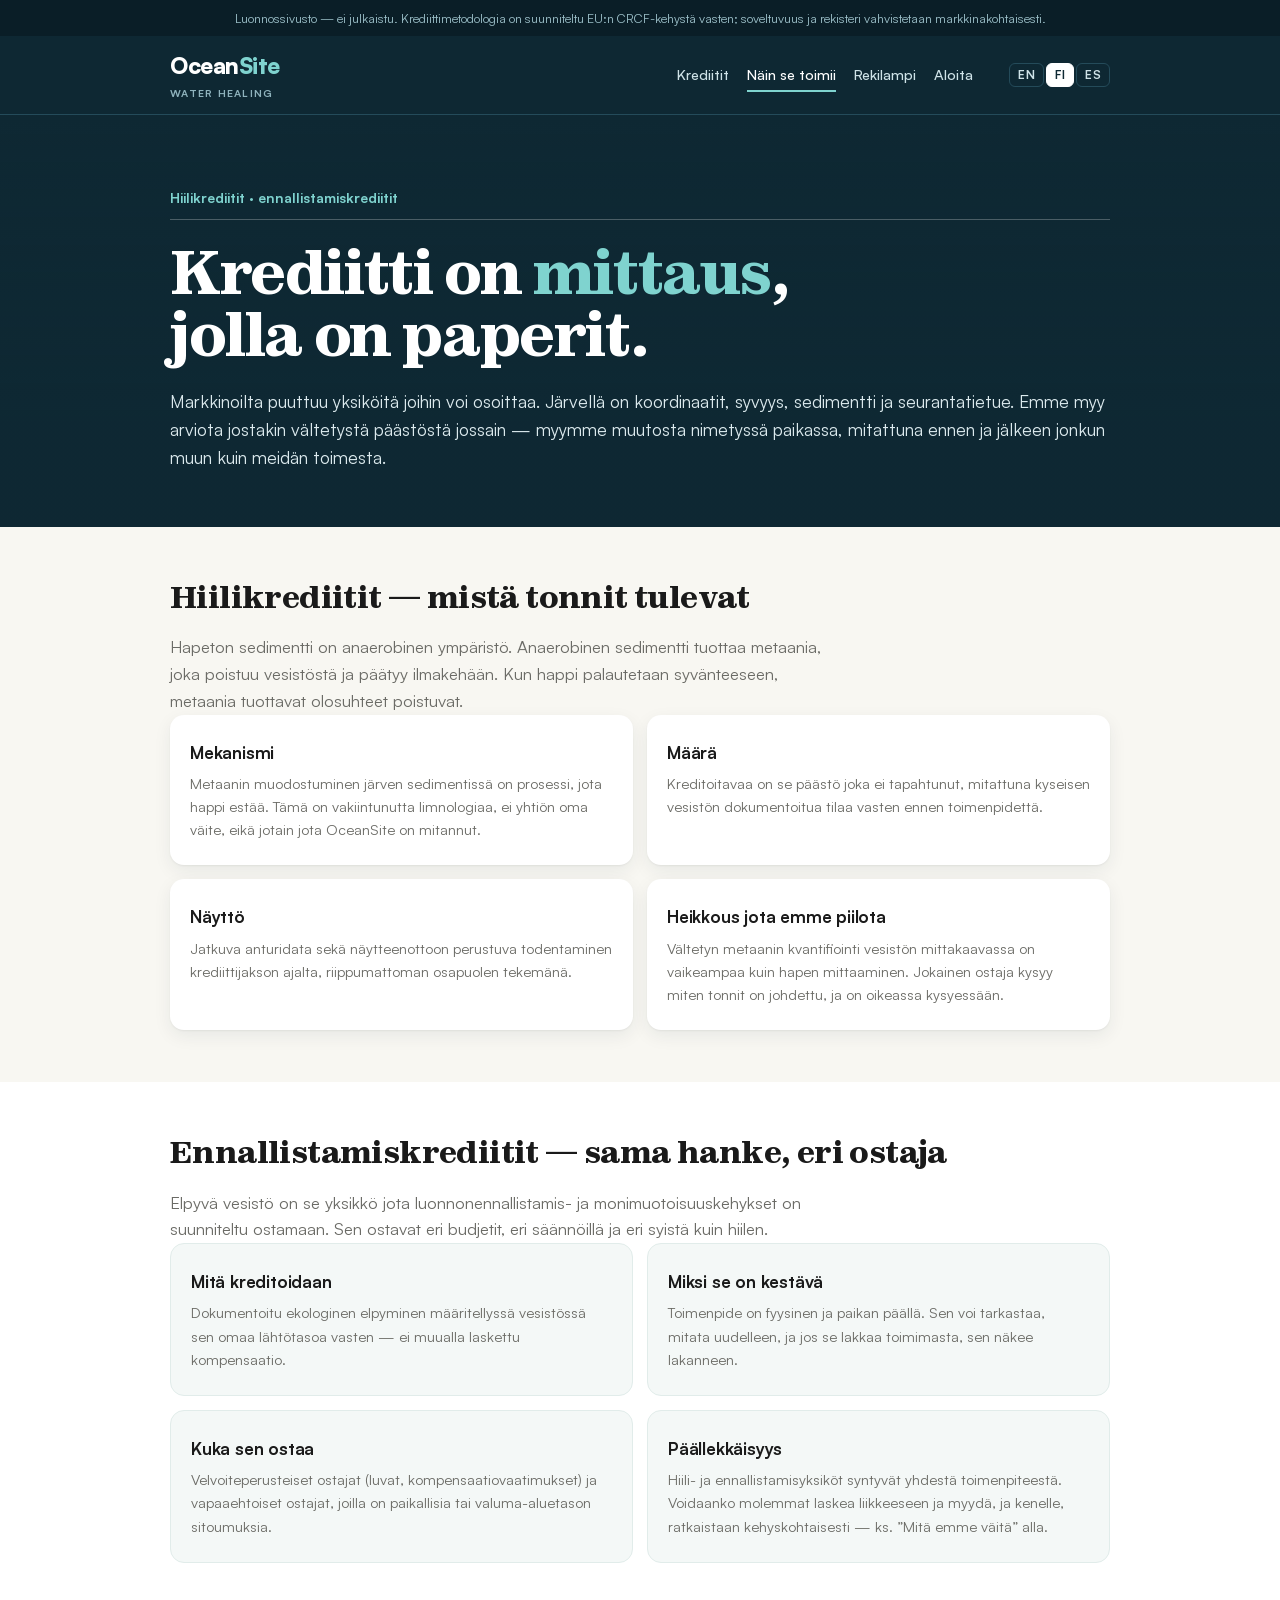
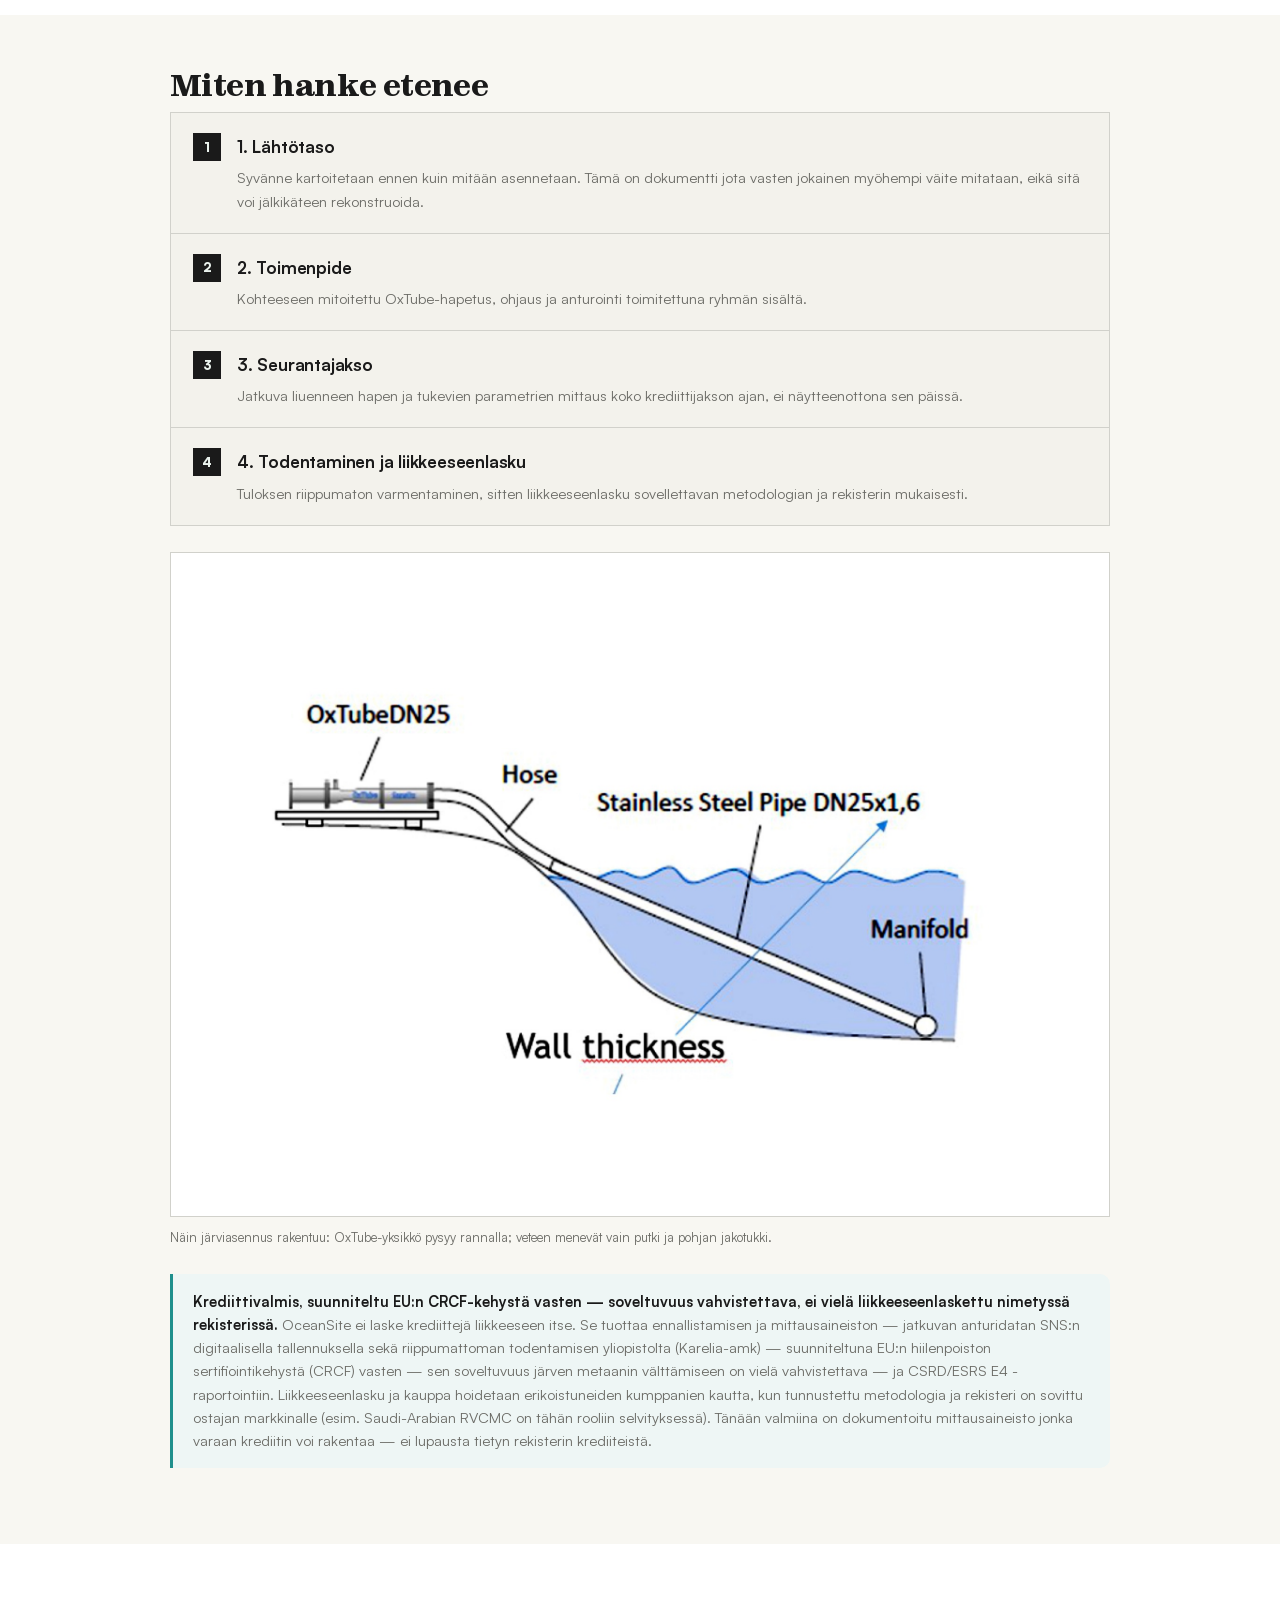
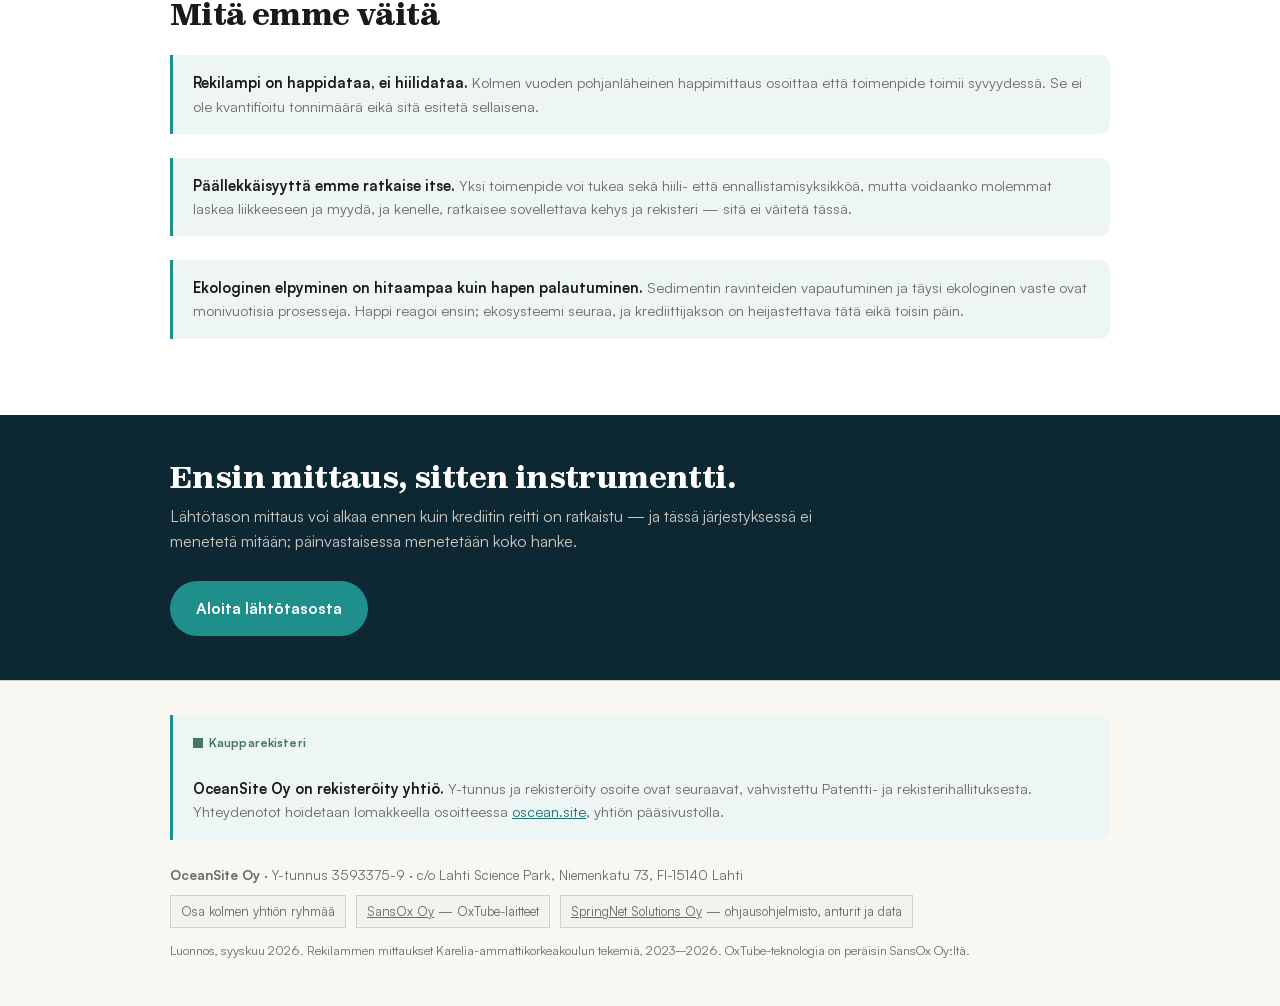
<file: fi/credits.html>
<!doctype html>
<html lang="fi">
<head>
<meta charset="utf-8">
<meta name="viewport" content="width=device-width,initial-scale=1">
<meta name="robots" content="noindex,nofollow">
<title>Näin krediitit toimivat — OceanSite</title>
<meta name="description" content="Miten mitattu muutos sedimentissä muuttuu liikkeeseen laskettavaksi hiili- tai ennallistamiskrediitiksi.">
<link rel="stylesheet" href="../assets/css/site.css">
<link rel="stylesheet" href="../assets/css/theme-b.css">
<link rel="stylesheet" href="../assets/css/wow.css">
<link rel="alternate" hreflang="en" href="../credits.html">
<link rel="alternate" hreflang="fi" href="credits.html">
<link rel="alternate" hreflang="es" href="../es/credits.html">
<link rel="alternate" hreflang="x-default" href="../credits.html">
<link rel="canonical" href="credits.html">
</head>
<body>
<a class="skip" href="#main">Siirry sisältöön</a>
<p class="draft">Luonnossivusto — ei julkaistu. Krediittimetodologia on suunniteltu EU:n CRCF-kehystä vasten; soveltuvuus ja rekisteri vahvistetaan markkinakohtaisesti.</p>
<header>
  <div class="wrap bar">
    <a class="logo" href="index.html">Ocean<b>Site</b><small class="tagline">Water Healing</small></a>
    <nav>
      <a href="index.html">Krediitit</a>
      <a href="credits.html" aria-current="page">Näin se toimii</a>
      <a href="rekilampi.html">Rekilampi</a>
      <a href="contact.html">Aloita</a>
    </nav>
      <div class="lang"><a href="../credits.html" hreflang="en">EN</a><a href="../fi/credits.html" hreflang="fi" aria-current="true">FI</a><a href="../es/credits.html" hreflang="es">ES</a></div>
  </div>
</header>
<main id="main">
<div class="wrap hero">
  <p class="kicker">Hiilikrediitit &middot; ennallistamiskrediitit</p>
  <h1>Krediitti on <em>mittaus</em>, jolla on paperit.</h1>
  <p class="lede">Markkinoilta puuttuu yksiköitä joihin voi osoittaa. Järvellä on koordinaatit, syvyys, sedimentti ja seurantatietue. Emme myy arviota jostakin vältetystä päästöstä jossain — myymme muutosta nimetyssä paikassa, mitattuna ennen ja jälkeen jonkun muun kuin meidän toimesta.</p>
</div>

<section>
  <div class="wrap">
    <h2>Hiilikrediitit — mistä tonnit tulevat</h2>
    <p class="lede" style="font-size:1.05rem">Hapeton sedimentti on anaerobinen ympäristö. Anaerobinen sedimentti tuottaa metaania, joka poistuu vesistöstä ja päätyy ilmakehään. Kun happi palautetaan syvänteeseen, metaania tuottavat olosuhteet poistuvat.</p>
    <div class="grid">
      <div class="card"><h3>Mekanismi</h3><p>Metaanin muodostuminen järven sedimentissä on prosessi, jota happi estää. Tämä on vakiintunutta limnologiaa, ei yhtiön oma väite, eikä jotain jota OceanSite on mitannut.</p></div>
      <div class="card"><h3>Määrä</h3><p>Kreditoitavaa on se päästö joka ei tapahtunut, mitattuna kyseisen vesistön dokumentoitua tilaa vasten ennen toimenpidettä.</p></div>
      <div class="card"><h3>Näyttö</h3><p>Jatkuva anturidata sekä näytteenottoon perustuva todentaminen krediittijakson ajalta, riippumattoman osapuolen tekemänä.</p></div>
      <div class="card"><h3>Heikkous jota emme piilota</h3><p>Vältetyn metaanin kvantifiointi vesistön mittakaavassa on vaikeampaa kuin hapen mittaaminen. Jokainen ostaja kysyy miten tonnit on johdettu, ja on oikeassa kysyessään.</p></div>
    </div>
  </div>
</section>

<section>
  <div class="wrap">
    <h2>Ennallistamiskrediitit — sama hanke, eri ostaja</h2>
    <p class="lede" style="font-size:1.05rem">Elpyvä vesistö on se yksikkö jota luonnonennallistamis- ja monimuotoisuuskehykset on suunniteltu ostamaan. Sen ostavat eri budjetit, eri säännöillä ja eri syistä kuin hiilen.</p>
    <div class="grid">
      <div class="card"><h3>Mitä kreditoidaan</h3><p>Dokumentoitu ekologinen elpyminen määritellyssä vesistössä sen omaa lähtötasoa vasten — ei muualla laskettu kompensaatio.</p></div>
      <div class="card"><h3>Miksi se on kestävä</h3><p>Toimenpide on fyysinen ja paikan päällä. Sen voi tarkastaa, mitata uudelleen, ja jos se lakkaa toimimasta, sen näkee lakanneen.</p></div>
      <div class="card"><h3>Kuka sen ostaa</h3><p>Velvoiteperusteiset ostajat (luvat, kompensaatiovaatimukset) ja vapaaehtoiset ostajat, joilla on paikallisia tai valuma-aluetason sitoumuksia.</p></div>
      <div class="card"><h3>Päällekkäisyys</h3><p>Hiili- ja ennallistamisyksiköt syntyvät yhdestä toimenpiteestä. Voidaanko molemmat laskea liikkeeseen ja myydä, ja kenelle, ratkaistaan kehyskohtaisesti — ks. ”Mitä emme väitä” alla.</p></div>
    </div>
  </div>
</section>

<section>
  <div class="wrap">
    <h2>Miten hanke etenee</h2>
    <div class="steps">
      <div class="step"><div><h3>1. Lähtötaso</h3><p>Syvänne kartoitetaan ennen kuin mitään asennetaan. Tämä on dokumentti jota vasten jokainen myöhempi väite mitataan, eikä sitä voi jälkikäteen rekonstruoida.</p></div></div>
      <div class="step"><div><h3>2. Toimenpide</h3><p>Kohteeseen mitoitettu OxTube-hapetus, ohjaus ja anturointi toimitettuna ryhmän sisältä.</p></div></div>
      <div class="step"><div><h3>3. Seurantajakso</h3><p>Jatkuva liuenneen hapen ja tukevien parametrien mittaus koko krediittijakson ajan, ei näytteenottona sen päissä.</p></div></div>
      <div class="step"><div><h3>4. Todentaminen ja liikkeeseenlasku</h3><p>Tuloksen riippumaton varmentaminen, sitten liikkeeseenlasku sovellettavan metodologian ja rekisterin mukaisesti.</p></div></div>
    </div>
    <figure class="figwrap"><img class="figimg" src="../assets/img/lake_oxygenation_diagram.jpg" width="2000" height="1414" loading="lazy" alt="Kaavio järvihapetusasennuksesta: OxTube-yksikkö rannalla syöttää letkua ja ruostumatonta teräsputkea, joka laskee jakotukille järven pohjaan."><p class="cap">Näin järviasennus rakentuu: OxTube-yksikkö pysyy rannalla; veteen menevät vain putki ja pohjan jakotukki.</p></figure>
    <div class="note"><b>Krediittivalmis, suunniteltu EU:n CRCF-kehystä vasten — soveltuvuus vahvistettava, ei vielä liikkeeseenlaskettu nimetyssä rekisterissä.</b> OceanSite ei laske krediittejä liikkeeseen itse. Se tuottaa ennallistamisen ja mittausaineiston — jatkuvan anturidatan SNS:n digitaalisella tallennuksella sekä riippumattoman todentamisen yliopistolta (Karelia-amk) — suunniteltuna EU:n hiilenpoiston sertifiointikehystä (CRCF) vasten — sen soveltuvuus järven metaanin välttämiseen on vielä vahvistettava — ja CSRD/ESRS E4 -raportointiin. Liikkeeseenlasku ja kauppa hoidetaan erikoistuneiden kumppanien kautta, kun tunnustettu metodologia ja rekisteri on sovittu ostajan markkinalle (esim. Saudi-Arabian RVCMC on tähän rooliin selvityksessä). Tänään valmiina on dokumentoitu mittausaineisto jonka varaan krediitin voi rakentaa — ei lupausta tietyn rekisterin krediiteistä.</div>
  </div>
</section>

<section>
  <div class="wrap">
    <h2>Mitä emme väitä</h2>
    <div class="note"><b>Rekilampi on happidataa, ei hiilidataa.</b> Kolmen vuoden pohjanläheinen happimittaus osoittaa että toimenpide toimii syvyydessä. Se ei ole kvantifioitu tonnimäärä eikä sitä esitetä sellaisena.</div>
    <div class="note"><b>Päällekkäisyyttä emme ratkaise itse.</b> Yksi toimenpide voi tukea sekä hiili- että ennallistamisyksikköä, mutta voidaanko molemmat laskea liikkeeseen ja myydä, ja kenelle, ratkaisee sovellettava kehys ja rekisteri — sitä ei väitetä tässä.</div>
    <div class="note"><b>Ekologinen elpyminen on hitaampaa kuin hapen palautuminen.</b> Sedimentin ravinteiden vapautuminen ja täysi ekologinen vaste ovat monivuotisia prosesseja. Happi reagoi ensin; ekosysteemi seuraa, ja krediittijakson on heijastettava tätä eikä toisin päin.</div>
  </div>
</section>

<section class="cta">
  <div class="wrap"><h2>Ensin mittaus, sitten instrumentti.</h2><p class="lead">Lähtötason mittaus voi alkaa ennen kuin krediitin reitti on ratkaistu — ja tässä järjestyksessä ei menetetä mitään; päinvastaisessa menetetään koko hanke.</p>
  <a class="btn" href="contact.html">Aloita lähtötasosta</a></div>
</section>
</main>
<footer>
  <div class="wrap">
    <p class="note" style="margin-top:0"><span class="prov prov-3rd">Kaupparekisteri</span><br><br><b>OceanSite Oy on rekisteröity yhtiö.</b> Y-tunnus ja rekisteröity osoite ovat seuraavat, vahvistettu Patentti- ja rekisterihallituksesta. Yhteydenotot hoidetaan lomakkeella osoitteessa <a href="https://www.oscean.site/#contact">oscean.site</a>, yhtiön pääsivustolla.</p>
    <p><b>OceanSite Oy</b> &middot; Y-tunnus 3593375-9 &middot; c/o Lahti Science Park, Niemenkatu 73, FI-15140 Lahti</p>
    <div class="chain"><span>Osa kolmen yhtiön ryhmää</span> <span><a href="https://buenosbandidos-pixel.github.io/sansox-demo/">SansOx Oy</a> — OxTube-laitteet</span> <span><a href="https://buenosbandidos-pixel.github.io/sns-demo/">SpringNet Solutions Oy</a> — ohjausohjelmisto, anturit ja data</span></div>
    <p class="src">Luonnos, syyskuu 2026. Rekilammen mittaukset Karelia-ammattikorkeakoulun tekemiä, 2023–2026. OxTube-teknologia on peräisin SansOx Oy:ltä.</p>
  </div>
</footer>
<script src="../assets/js/menu.js" defer></script>
<script src="../assets/js/wow.js" defer></script>
</body></html>
</file>
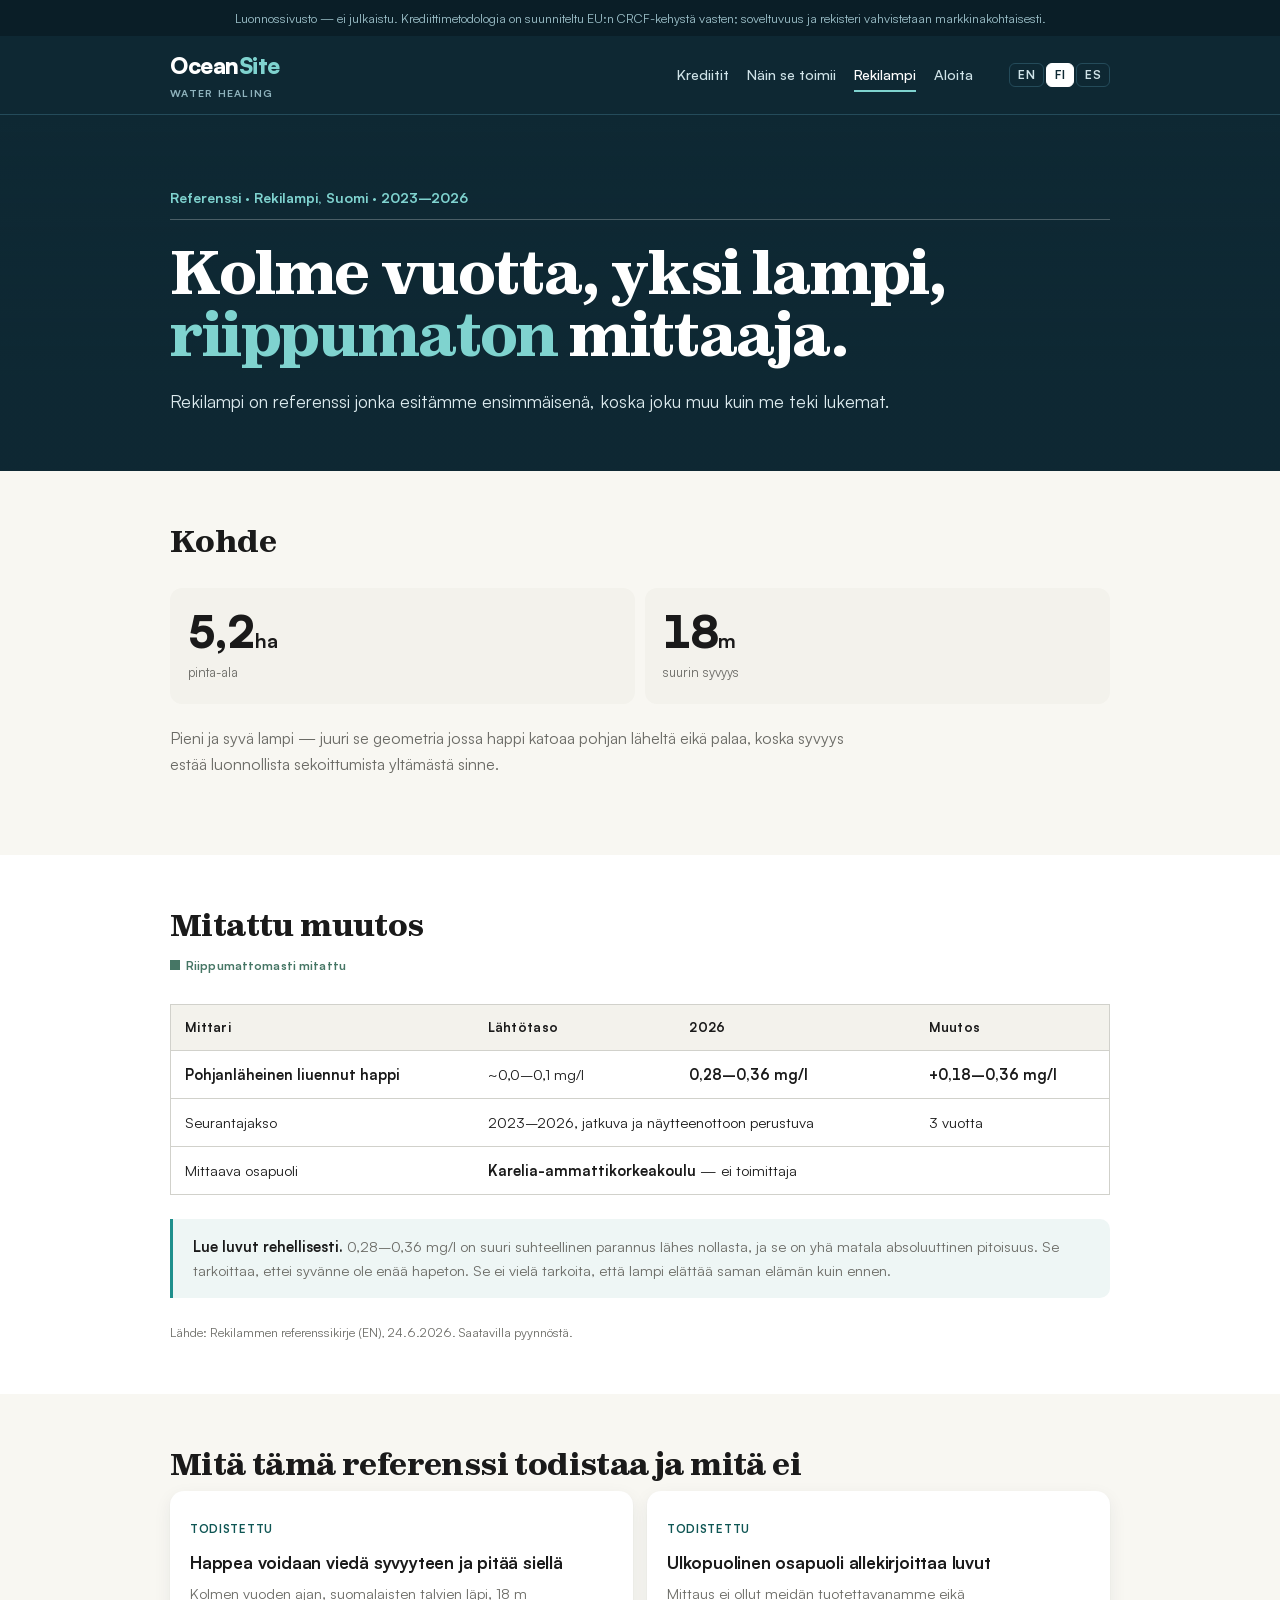
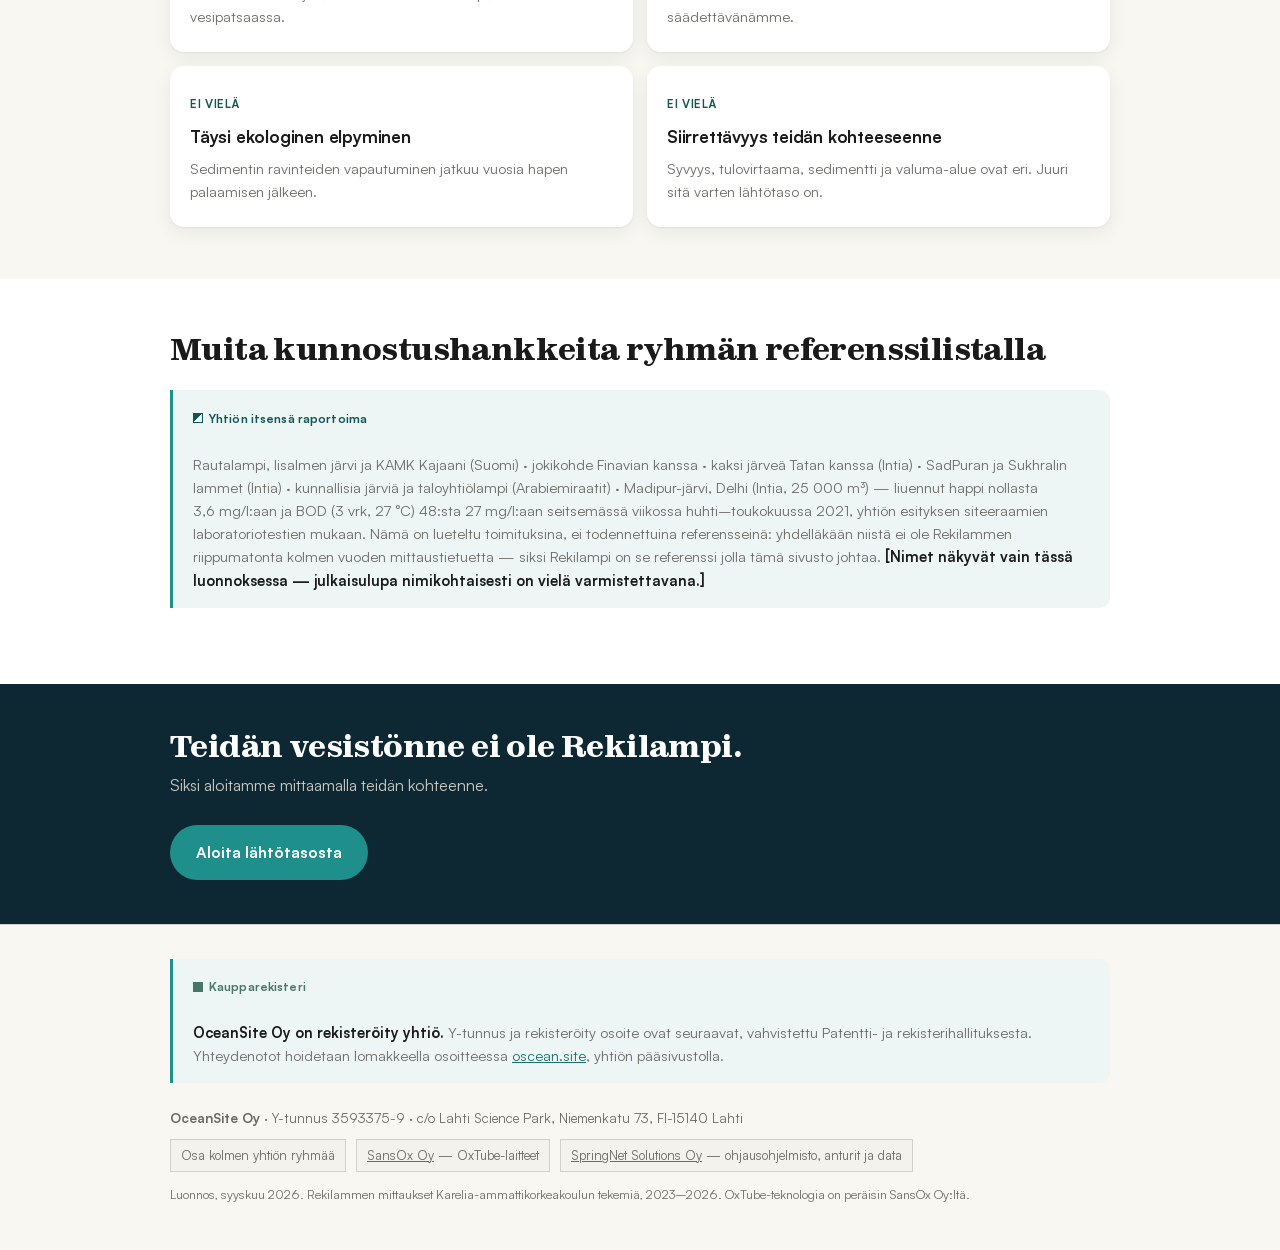
<file: fi/rekilampi.html>
<!doctype html>
<html lang="fi">
<head>
<meta charset="utf-8">
<meta name="viewport" content="width=device-width,initial-scale=1">
<meta name="robots" content="noindex,nofollow">
<title>Rekilampi 2023–2026 — OceanSiten referenssi</title>
<meta name="description" content="5,2 hehtaarin lammen syvänteen hapetus, Karelia-ammattikorkeakoulun seuraamana.">
<link rel="stylesheet" href="../assets/css/site.css">
<link rel="stylesheet" href="../assets/css/theme-b.css">
<link rel="stylesheet" href="../assets/css/wow.css">
<link rel="alternate" hreflang="en" href="../rekilampi.html">
<link rel="alternate" hreflang="fi" href="rekilampi.html">
<link rel="alternate" hreflang="es" href="../es/rekilampi.html">
<link rel="alternate" hreflang="x-default" href="../rekilampi.html">
<link rel="canonical" href="rekilampi.html">
</head>
<body>
<a class="skip" href="#main">Siirry sisältöön</a>
<p class="draft">Luonnossivusto — ei julkaistu. Krediittimetodologia on suunniteltu EU:n CRCF-kehystä vasten; soveltuvuus ja rekisteri vahvistetaan markkinakohtaisesti.</p>
<header>
  <div class="wrap bar">
    <a class="logo" href="index.html">Ocean<b>Site</b><small class="tagline">Water Healing</small></a>
    <nav>
      <a href="index.html">Krediitit</a>
      <a href="credits.html">Näin se toimii</a>
      <a href="rekilampi.html" aria-current="page">Rekilampi</a>
      <a href="contact.html">Aloita</a>
    </nav>
      <div class="lang"><a href="../rekilampi.html" hreflang="en">EN</a><a href="../fi/rekilampi.html" hreflang="fi" aria-current="true">FI</a><a href="../es/rekilampi.html" hreflang="es">ES</a></div>
  </div>
</header>
<main id="main">
<div class="wrap hero">
  <p class="kicker">Referenssi &middot; Rekilampi, Suomi &middot; 2023&ndash;2026</p>
  <h1>Kolme vuotta, yksi lampi, <em>riippumaton</em> mittaaja.</h1>
  <p class="lede">Rekilampi on referenssi jonka esitämme ensimmäisenä, koska joku muu kuin me teki lukemat.</p>
</div>

<section>
  <div class="wrap">
    <h2>Kohde</h2>
    <div class="numbers">
      <div class="num"><b>5,2<small>ha</small></b><span>pinta-ala</span></div>
      <div class="num"><b>18<small>m</small></b><span>suurin syvyys</span></div>
    </div>
    <p class="lead" style="margin-top:22px">Pieni ja syvä lampi — juuri se geometria jossa happi katoaa pohjan läheltä eikä palaa, koska syvyys estää luonnollista sekoittumista yltämästä sinne.</p>
  </div>
</section>

<section>
  <div class="wrap">
    <h2>Mitattu muutos</h2>
    <p class="lead"><span class="prov prov-3rd">Riippumattomasti mitattu</span></p>
    <div class="tablewrap">
      <table>
        <thead><tr><th>Mittari</th><th>Lähtötaso</th><th>2026</th><th>Muutos</th></tr></thead>
        <tbody>
          <tr><td><b>Pohjanläheinen liuennut happi</b></td><td>~0,0&ndash;0,1 mg/l</td>
              <td><b>0,28&ndash;0,36 mg/l</b></td><td><b>+0,18&ndash;0,36 mg/l</b></td></tr>
          <tr><td>Seurantajakso</td><td colspan="2">2023&ndash;2026, jatkuva ja näytteenottoon perustuva</td><td>3 vuotta</td></tr>
          <tr><td>Mittaava osapuoli</td><td colspan="3"><b>Karelia-ammattikorkeakoulu</b> — ei toimittaja</td></tr>
        </tbody>
      </table>
    </div>
    <div class="note"><b>Lue luvut rehellisesti.</b> 0,28&ndash;0,36 mg/l on suuri suhteellinen parannus lähes nollasta, ja se on yhä matala absoluuttinen pitoisuus. Se tarkoittaa, ettei syvänne ole enää hapeton. Se ei vielä tarkoita, että lampi elättää saman elämän kuin ennen.</div>
    <p class="src">Lähde: Rekilammen referenssikirje (EN), 24.6.2026. Saatavilla pyynnöstä.</p>
  </div>
</section>

<section>
  <div class="wrap">
    <h2>Mitä tämä referenssi todistaa ja mitä ei</h2>
    <div class="grid">
      <div class="card"><span class="tag">Todistettu</span><h3>Happea voidaan viedä syvyyteen ja pitää siellä</h3><p>Kolmen vuoden ajan, suomalaisten talvien läpi, 18 m vesipatsaassa.</p></div>
      <div class="card"><span class="tag">Todistettu</span><h3>Ulkopuolinen osapuoli allekirjoittaa luvut</h3><p>Mittaus ei ollut meidän tuotettavanamme eikä säädettävänämme.</p></div>
      <div class="card"><span class="tag">Ei vielä</span><h3>Täysi ekologinen elpyminen</h3><p>Sedimentin ravinteiden vapautuminen jatkuu vuosia hapen palaamisen jälkeen.</p></div>
      <div class="card"><span class="tag">Ei vielä</span><h3>Siirrettävyys teidän kohteeseenne</h3><p>Syvyys, tulovirtaama, sedimentti ja valuma-alue ovat eri. Juuri sitä varten lähtötaso on.</p></div>
    </div>
  </div>
</section>

<section>
  <div class="wrap">
    <h2>Muita kunnostushankkeita ryhmän referenssilistalla</h2>
    <div class="note"><span class="prov prov-own">Yhtiön itsensä raportoima</span><br><br>Rautalampi, Iisalmen järvi ja KAMK Kajaani (Suomi) &middot; jokikohde Finavian kanssa &middot; kaksi järveä Tatan kanssa (Intia) &middot; SadPuran ja Sukhralin lammet (Intia) &middot; kunnallisia järviä ja taloyhtiölampi (Arabiemiraatit) &middot; Madipur-järvi, Delhi (Intia, 25 000&nbsp;m&sup3;) — liuennut happi nollasta 3,6&nbsp;mg/l:aan ja BOD (3&nbsp;vrk, 27&nbsp;&deg;C) 48:sta 27&nbsp;mg/l:aan seitsemässä viikossa huhti–toukokuussa 2021, yhtiön esityksen siteeraamien laboratoriotestien mukaan. Nämä on lueteltu toimituksina, ei todennettuina referensseinä: yhdelläkään niistä ei ole Rekilammen riippumatonta kolmen vuoden mittaustietuetta — siksi Rekilampi on se referenssi jolla tämä sivusto johtaa. <b>[Nimet näkyvät vain tässä luonnoksessa — julkaisulupa nimikohtaisesti on vielä varmistettavana.]</b></div>
  </div>
</section>

<section class="cta">
  <div class="wrap"><h2>Teidän vesistönne ei ole Rekilampi.</h2><p class="lead">Siksi aloitamme mittaamalla teidän kohteenne.</p>
  <a class="btn" href="contact.html">Aloita lähtötasosta</a></div>
</section>
</main>
<footer>
  <div class="wrap">
    <p class="note" style="margin-top:0"><span class="prov prov-3rd">Kaupparekisteri</span><br><br><b>OceanSite Oy on rekisteröity yhtiö.</b> Y-tunnus ja rekisteröity osoite ovat seuraavat, vahvistettu Patentti- ja rekisterihallituksesta. Yhteydenotot hoidetaan lomakkeella osoitteessa <a href="https://www.oscean.site/#contact">oscean.site</a>, yhtiön pääsivustolla.</p>
    <p><b>OceanSite Oy</b> &middot; Y-tunnus 3593375-9 &middot; c/o Lahti Science Park, Niemenkatu 73, FI-15140 Lahti</p>
    <div class="chain"><span>Osa kolmen yhtiön ryhmää</span> <span><a href="https://buenosbandidos-pixel.github.io/sansox-demo/">SansOx Oy</a> — OxTube-laitteet</span> <span><a href="https://buenosbandidos-pixel.github.io/sns-demo/">SpringNet Solutions Oy</a> — ohjausohjelmisto, anturit ja data</span></div>
    <p class="src">Luonnos, syyskuu 2026. Rekilammen mittaukset Karelia-ammattikorkeakoulun tekemiä, 2023–2026. OxTube-teknologia on peräisin SansOx Oy:ltä.</p>
  </div>
</footer>
<script src="../assets/js/menu.js" defer></script>
<script src="../assets/js/wow.js" defer></script>
</body></html>
</file>
<file: assets/css/site.css>
/* SansOx Spain — service chain site
   Design: Nordic Editorial (peritty sansox-site-v3:sta, WCAG AA -validoitu paletti)
   Satoshi = leipä, Zodiak = display. Ei ulkoisia fontteja, ei kirjastoja, ei trackereita. */

@font-face{font-family:'Satoshi';src:url('../fonts/satoshi-400.woff2') format('woff2');font-weight:400;font-display:swap}
@font-face{font-family:'Satoshi';src:url('../fonts/satoshi-500.woff2') format('woff2');font-weight:500;font-display:swap}
@font-face{font-family:'Satoshi';src:url('../fonts/satoshi-700.woff2') format('woff2');font-weight:700;font-display:swap}
@font-face{font-family:'Satoshi';src:url('../fonts/satoshi-900.woff2') format('woff2');font-weight:900;font-display:swap}
@font-face{font-family:'Zodiak';src:url('../fonts/zodiak-800.woff2') format('woff2');font-weight:800;font-display:swap}

:root{
  --bg:#F8F7F2;        /* lämmin paperi */
  --panel:#F3F2EC;
  --line:#D1D1CB;
  --ink:#1A1A1A;
  --dim:#6B6B66;
  --aqua:#3F7393;      /* toiminta ja linkit */
  --aqua-deep:#33505E;
  --rust:#9B6254;      /* vajaa tulos / varaus */
  --moss:#467665;      /* vahvistettu */
  --deep:#1A1A1A;
  --accent:#3F7393;
}
*{box-sizing:border-box;margin:0;padding:0}
img{max-width:100%;height:auto}
html{scroll-behavior:smooth}
body{background:var(--bg);color:var(--ink);
  font:16px/1.6 'Satoshi',-apple-system,BlinkMacSystemFont,"Segoe UI",Helvetica,Arial,sans-serif;
  -webkit-font-smoothing:antialiased}

.skip{position:absolute;left:-9999px;top:0;z-index:100;background:var(--deep);color:#EAF2ED;
  font-weight:800;padding:12px 18px;text-decoration:none}
.skip:focus{left:0}
:focus-visible{outline:2.5px solid var(--moss);outline-offset:2px}

.wrap{max-width:980px;margin:0 auto;padding:0 20px}
.draft{background:#F0E9D2;color:#5C4A16;font-size:12.5px;text-align:center;padding:8px 14px}

/* --- header --- */
header{border-bottom:1px solid var(--line);position:sticky;top:0;background:var(--bg);z-index:20}
.bar{display:flex;align-items:center;gap:22px;padding:14px 0;flex-wrap:wrap}
.logo{font-weight:900;font-size:23px;letter-spacing:-.5px;text-decoration:none;color:var(--ink)}
.logo b{color:var(--accent);font-weight:900}
.logo .tagline{display:block;font-size:10.5px;font-weight:600;letter-spacing:.12em;
  text-transform:uppercase;color:var(--dim)}
nav{display:flex;gap:18px;flex-wrap:wrap;margin-left:auto}
nav a{color:var(--dim);text-decoration:none;font-size:14.5px;font-weight:500;padding:6px 0}
nav a:hover,nav a[aria-current="page"]{color:var(--ink);box-shadow:inset 0 -2px var(--accent)}
.lang{display:flex;gap:2px;margin-left:8px}
.lang button{border:1px solid var(--line);background:transparent;color:var(--dim);
  font:600 12.5px 'Satoshi',sans-serif;padding:6px 10px;cursor:pointer;min-height:44px;min-width:44px}
.lang button[aria-pressed="true"]{background:var(--ink);color:var(--bg);border-color:var(--ink)}

/* --- hero --- */
.hero{padding:64px 0 40px}
.kicker{color:var(--dim);font-size:14px;font-weight:600;border-bottom:1px solid var(--line);
  padding-bottom:10px;margin-bottom:22px;max-width:46ch}
h1{font-family:'Zodiak',Georgia,serif;font-size:clamp(34px,7vw,60px);line-height:1.04;
  letter-spacing:-1.4px;font-weight:800;max-width:17ch;text-wrap:balance}
h1 em{font-style:normal;color:var(--accent)}
.lede{color:var(--dim);max-width:60ch;margin-top:20px;font-size:17.5px}

/* --- sections --- */
section{padding:52px 0;border-top:1px solid var(--line)}
h2{font-family:'Zodiak',Georgia,serif;font-size:clamp(23px,4vw,31px);letter-spacing:-.6px;
  font-weight:800;line-height:1.14;margin-bottom:10px}
h3{font-size:17px;font-weight:700;margin-bottom:6px;letter-spacing:-.2px}
.lead{color:var(--dim);max-width:64ch;margin-bottom:26px}
p+p{margin-top:14px}

/* --- number strip --- */
.numbers{display:grid;grid-template-columns:repeat(auto-fit,minmax(150px,1fr));gap:1px;
  background:var(--line);border:1px solid var(--line);margin:30px 0 8px}
.num{background:var(--panel);padding:22px 18px}
.num b{display:block;font-size:clamp(30px,5.5vw,44px);font-weight:900;letter-spacing:-2px;
  line-height:1;font-variant-numeric:tabular-nums}
.num small{font-size:.46em;letter-spacing:0;margin-left:.06em;font-weight:700}
.num span{display:block;color:var(--dim);font-size:13px;margin-top:9px;line-height:1.45}

/* --- cards --- */
.grid{display:grid;grid-template-columns:repeat(auto-fit,minmax(230px,1fr));gap:1px;
  background:var(--line);border:1px solid var(--line)}
.card{background:var(--panel);padding:24px 20px}
.card .tag{display:inline-block;font-size:11.5px;font-weight:700;letter-spacing:.06em;
  text-transform:uppercase;color:var(--aqua-deep);margin-bottom:10px}
.card p{color:var(--dim);font-size:14.5px}
.card a{color:var(--aqua);text-decoration:none;font-weight:600;font-size:14.5px;
  display:inline-block;margin-top:12px}
.card a:hover{text-decoration:underline}

/* --- table --- */
.tablewrap{overflow-x:auto;-webkit-overflow-scrolling:touch;border:1px solid var(--line);margin:22px 0}
table{border-collapse:collapse;width:100%;min-width:480px;font-size:14.5px}
th,td{text-align:left;padding:12px 14px;border-bottom:1px solid var(--line)}
th{background:var(--panel);font-weight:700;font-size:13px;letter-spacing:.02em}
td b{font-variant-numeric:tabular-nums}
tr:last-child td{border-bottom:0}

/* --- steps --- */
.steps{counter-reset:s;display:grid;gap:1px;background:var(--line);border:1px solid var(--line)}
.step{background:var(--panel);padding:20px 22px;display:flex;gap:16px;align-items:flex-start}
.step::before{counter-increment:s;content:counter(s);flex:0 0 28px;height:28px;display:grid;
  place-items:center;background:var(--deep);color:#EAF2ED;font-weight:800;font-size:13px}
.step p{color:var(--dim);font-size:14.5px}

/* --- callout --- */
.note{border-left:3px solid var(--rust);background:var(--panel);padding:16px 20px;
  color:var(--dim);font-size:14.5px;margin:24px 0}
.note b{color:var(--ink)}
.note.ok{border-left-color:var(--moss)}

/* --- CTA --- */
.cta{background:var(--deep);color:#EAF2ED;padding:44px 0;margin-top:0}
.cta h2{color:#fff}
.cta .lead{color:#C9C9C2}
.btn{display:inline-block;background:var(--aqua);color:#fff;text-decoration:none;
  font-weight:700;padding:15px 26px;font-size:15.5px;min-height:44px}
.btn:hover{background:var(--aqua-deep)}

/* --- footer --- */
footer{border-top:1px solid var(--line);padding:34px 0 46px;color:var(--dim);font-size:13.5px}
footer a{color:var(--dim)}
.chain{display:flex;gap:10px;flex-wrap:wrap;margin-top:10px;font-size:13px}
.chain span{border:1px solid var(--line);padding:5px 10px;background:var(--panel)}

.src{color:var(--dim);font-size:12.5px;margin-top:12px}
.src a{color:var(--aqua)}

@media (max-width:640px){
  .bar{gap:12px}
  nav{width:100%;margin-left:0;gap:14px}
  .hero{padding:40px 0 30px}
  section{padding:40px 0}
}


/* ---- Todistekaavio (peritty sansox-site-v3:sta, Kuopio 2019 / IWA 2021) ---- */
:root{--win:#467665;--lose:#9B6254}
.chart{margin-top:26px;position:relative;padding-left:46px}
.chart svg{width:100%;height:190px;display:block}
.chart .grid line{stroke:rgba(26,26,26,.15);stroke-width:1}
.chart rect.w{fill:var(--win)}
.chart rect.l{fill:var(--lose)}
.chart rect.ref{fill:var(--ink)}
.chart rect:hover{opacity:.75}
.yaxis{position:absolute;left:0;top:0;height:190px;width:42px;display:flex;flex-direction:column;
  justify-content:space-between;align-items:flex-end;color:var(--dim);font-size:11.5px;
  font-variant-numeric:tabular-nums}
.yaxis span{transform:translateY(-.35em)}
.yaxis span:first-child{transform:none}
.chart figcaption{display:flex;gap:22px;flex-wrap:wrap;align-items:center;margin-top:14px;
  font-size:13.5px;color:var(--dim)}
.chart .key{display:flex;align-items:center;gap:7px}
.chart .key i{width:13px;height:13px;display:inline-block}
.chart .key i.kw{background:var(--win)} .chart .key i.kl{background:var(--lose)}
.chart figcaption a{color:var(--accent);font-weight:700}
.heromotion{margin-top:30px;border:1px solid var(--line)}
.heromotion video{width:100%;height:auto;display:block}
.heromotion .cap{color:var(--dim);font-size:13px;padding:10px 14px;background:var(--panel);
  border-top:1px solid var(--line);margin:0}
.figimg{border:1px solid var(--line);width:100%;display:block}
.figwrap{margin:26px 0}
.figwrap .cap{color:var(--dim);font-size:13px;margin-top:10px}
@media (max-width:640px){
  .chart{padding-left:38px}.chart svg{height:150px}.yaxis{height:150px;width:34px}
  .chart figcaption{gap:10px;flex-direction:column;align-items:flex-start}
}

/* --- liikkeen vahentaminen: kayttajan jarjestelmaasetus voittaa --- */
@media (prefers-reduced-motion:reduce){
  *,*::before,*::after{animation-duration:.01ms!important;animation-iteration-count:1!important;
    transition-duration:.01ms!important;scroll-behavior:auto!important}
  /* Videota EI piiloteta: se pysaytetaan JS:lla, jolloin poster-ruutu jaa
     nakyviin still-kuvana ja sivun rytmi sailyy. */
  .heromotion video{outline:none}
}

/* Kielivalitsin on linkkeja, ei nappeja: toimii ilman JavaScriptia ja on
   indeksoitavissa. Tyylit vastaavat aiempaa nappiulkoasua. */
.lang a{border:1px solid var(--line);background:transparent;color:var(--dim);
  text-decoration:none;font:inherit;font-size:12px;font-weight:700;letter-spacing:.04em;
  padding:5px 8px;line-height:1;display:inline-block}
.lang a:hover{color:var(--ink);border-color:var(--ink)}
.lang a[aria-current="true"]{background:var(--ink);color:var(--bg);border-color:var(--ink)}

/* --- kosketuskohteet puhelimessa ---
   Mitattu 390 px leveydella: kielivalitsin 24 px ja korttien "Lue lisaa" 23 px.
   Kumpikin on ensisijainen navigointielementti ja liian pieni sormelle.
   Leveys ei kasva, vain osumapinta. */
@media (max-width:640px){
  .lang a{padding:11px 13px}
  .card a,figcaption a{min-height:44px;display:inline-flex;align-items:center}
  .wrap p a[href^="mailto:"]{padding:7px 0;display:inline-block}
  .btn{width:100%;text-align:center}
}
/* --- LAHDESTATUS ---
   Sivuston erottuva asema ei ole visuaalinen vaan episteeminen: se kertoo mita
   se ei tieda. Aiemmin se sanottiin proosassa ja yhdessa taulukkosarakkeessa.
   Tassa siita tehdaan jarjestelma: VARI TARKOITTAA NAYTON TILAA, ei koristetta.
   Sama nelja tilaa kulkevat jokaisen luvun mukana kaikkialla sivustolla. */
.prov{display:inline-flex;align-items:center;gap:6px;font-size:12px;font-weight:700;
  letter-spacing:.01em;color:var(--ink);white-space:nowrap}
.prov::before{content:"";width:8px;height:8px;flex:0 0 8px;border:1.5px solid currentColor}
.prov-3rd{color:var(--moss)}                       /* riippumaton mittaus */
.prov-3rd::before{background:var(--moss);border-color:var(--moss)}
.prov-mfr{color:var(--aqua-deep)}                  /* valmistajan dokumentti */
.prov-own{color:var(--aqua-deep)}                  /* yhtion oma pilotti */
.prov-own::before{background:linear-gradient(135deg,var(--aqua-deep) 50%,transparent 50%)}
.prov-none{color:var(--rust)}                      /* ei mitattu */
.prov-none::before{border-color:var(--rust);background:none}

.provkey{display:flex;flex-wrap:wrap;gap:18px;padding:14px 18px;border:1px solid var(--line);
  background:var(--panel);margin:22px 0;font-size:13px;color:var(--dim)}
.provkey .prov{font-size:12.5px}
@media (max-width:640px){.provkey{gap:10px}}
</file>
<file: assets/css/theme-b.css>
/* Theme B "Tumma vesi" — 2026-09-27 (Cowork). Ladataan site.css:n jälkeen.
   Poisto = poista <link theme-b.css> ja <script menu.js> sivuilta. */
:root{--navy:#0E2833;--navy-2:#123442;--navy-line:#244B5A;--teal:#1F8F8C;--teal-deep:#17706D;--teal-light:#7FD3CF}

/* sivumarginaali: .bar ja .hero nollasivat .wrap-paddingin */
.wrap.bar{padding:12px 20px}
.wrap.hero{padding-left:20px;padding-right:20px}

/* luonnospalkki + yläpalkki */
.draft{background:#0A1E27;color:#9FC3CC}
header{background:var(--navy);border-bottom:1px solid var(--navy-line)}
.logo,.logo:visited{color:#fff}
.logo b{color:var(--teal-light)}
.logo .tagline{color:#8FB3BD}
nav a{color:#CFE3E8}
nav a:hover,nav a[aria-current="page"]{color:#fff;box-shadow:inset 0 -2px var(--teal-light)}
.lang a{color:#CFE3E8;border-color:var(--navy-line);border-radius:6px}
.lang a:hover{color:#fff;border-color:#fff}
.lang a[aria-current="true"]{background:#fff;color:var(--navy);border-color:#fff}
.menu-btn{display:none;align-items:center;justify-content:center;width:44px;height:44px;flex:none;
  border:1px solid var(--navy-line);background:transparent;color:#fff;border-radius:10px;cursor:pointer;padding:0}
.menu-btn svg{width:22px;height:22px}
.menu-btn:focus-visible{outline:2.5px solid var(--teal-light);outline-offset:2px}

/* hero */
.wrap.hero{position:relative;max-width:none;margin:0;color:#fff;
  padding-top:72px;padding-bottom:56px;
  background-color:var(--navy);background-image:linear-gradient(180deg,rgba(14,40,51,.72),rgba(14,40,51,.94) 75%);background-size:cover;background-position:center}
.wrap.hero>*{max-width:940px;margin-left:auto;margin-right:auto}
.hero .kicker{color:var(--teal-light);border-bottom-color:rgba(255,255,255,.25)}
.hero h1{color:#fff}
.hero h1 em{color:var(--teal-light)}
.hero .lede{color:#DCEAEE}
.hero a{color:var(--teal-light)}
.herocta{display:flex;gap:10px;flex-wrap:wrap;margin-top:28px}
.herocta a{display:inline-flex;align-items:center;justify-content:center;min-height:48px;padding:0 24px;
  border-radius:999px;font-weight:700;font-size:16px;text-decoration:none}
.herocta a.p{background:var(--teal);color:#fff}
.herocta a.p:hover{background:var(--teal-deep)}
.herocta a.s{border:1px solid rgba(255,255,255,.55);color:#fff}
.herocta a.s:hover{background:rgba(255,255,255,.1)}

/* painikkeet ja kortit */
.btn{background:var(--teal);border-radius:999px}
.btn:hover{background:var(--teal-deep)}
div.grid{gap:14px;background:none;border:0}
.card{background:#fff;border-radius:14px;box-shadow:0 1px 2px rgba(0,0,0,.05),0 6px 18px rgba(14,40,51,.07)}
.tag{color:var(--teal-deep)}
.numbers{gap:10px;background:none;border:0}
.num{border-radius:12px}

@media (max-width:640px){
  header{position:sticky;top:0}
  .bar{flex-wrap:nowrap;gap:10px}
  .logo{font-size:20px;white-space:nowrap}
  .lang{margin-left:auto}
  .lang a{padding:9px 10px;font-size:12.5px}
  .js-menu .menu-btn{display:inline-flex}
  .js-menu nav{display:none}
  header.open .bar{flex-wrap:wrap}
  header.open nav{display:flex;flex-direction:column;flex-basis:100%;gap:0;margin:4px 0 6px;order:9}
  header.open nav a{padding:14px 0;border-top:1px solid var(--navy-line);font-size:17px;box-shadow:none}
  header.open nav a[aria-current="page"]{color:var(--teal-light)}
  .wrap.hero{padding-top:52px;padding-bottom:40px}
  .hero h1{font-size:clamp(30px,9.2vw,38px);line-height:1.06;hyphens:auto;-webkit-hyphens:auto;overflow-wrap:break-word}
  .herocta a{flex:1 1 auto}
  .prov{white-space:normal}
  :lang(fi) .hero h1{font-size:clamp(26px,8vw,36px)}
}
@media (min-width:641px){
  .lang{margin-left:14px}
}

/* 5 s -testi 2026-09-27: luvut heron sisään kompaktina 3 sarakkeen nauhana,
   mobiilissa tiiviimpi ensinäkymä (otsikko+alaotsikko+painike+luvut < 664 px) */
.hero .numbers{margin-top:20px;grid-template-columns:repeat(3,1fr);gap:8px}
.hero .num{background:rgba(255,255,255,.08);border-radius:12px;padding:12px 12px}
.hero .num b{font-size:clamp(20px,3vw,30px);letter-spacing:-1px;color:#fff}
.hero .num span{color:#BFD7DD;font-size:12px;margin-top:6px;line-height:1.35}
.hero .num .prov{font-size:9.5px;padding:2px 6px}
.hero .num a{color:var(--teal-light)}
@media (max-width:640px){
  .wrap.hero{padding-top:28px;padding-bottom:26px}
  .hero .kicker{display:none}
  .hero h1{font-size:clamp(25px,7.4vw,34px);line-height:1.08}
  :lang(fi) .hero h1{font-size:clamp(23px,6.8vw,32px)}
  .hero .lede{font-size:15px;line-height:1.5;margin-top:10px}
  .herocta{margin-top:14px;flex-wrap:nowrap;gap:8px}
  .herocta a{flex:1 1 0;min-height:44px;padding:6px 10px;font-size:13.5px;line-height:1.15;text-align:center}
  .hero .numbers{margin-top:14px;gap:6px}
  .hero .num{padding:9px 8px}
  .hero .num b{font-size:19px;letter-spacing:-.5px}
  .hero .num span{font-size:12px;margin-top:4px;line-height:1.3;hyphens:auto;-webkit-hyphens:auto;overflow-wrap:anywhere}
  .hero .num .prov{font-size:11px;padding:1px 5px;line-height:1.25}
  .hero .num b small{font-size:11px}
}

/* ===== Yhtenäistys 2026-09-27 (Cowork): yksi turkoosi väriperhe, taustojen rytmi, kevyemmät huomautukset ===== */
:root{--accent:#17706D;--aqua:#17706D;--aqua-deep:#0F5654}
main>section{border-top:0}
main>section:nth-of-type(even):not(#chain-of-evidence):not(.cta){background:#fff}
main>section:nth-of-type(even):not(#chain-of-evidence):not(.cta) .card{background:#F4F8F7;box-shadow:none;border:1px solid #E1ECEA}
h2 em{font-style:normal;color:var(--accent)}
.cta h2 em,#chain-of-evidence h2 em{color:var(--teal-light)}
.note{border-left-color:var(--teal);background:#EEF6F5;border-radius:0 10px 10px 0}
#not-claimed .note,.note.warn{border-left-color:var(--rust);background:#F7F0EC}
.note.ok{border-left-color:var(--moss)}
main p a:not([class]),main li a:not([class]),.note a:not([class]){color:var(--accent)}
#chain-of-evidence .note a:not([class]),.cta a:not([class]){color:var(--teal-light)}
/* Korttien ikonit + kuva/teksti-jako 2026-09-27 (Cowork) */
.card-ic{display:grid;place-items:center;width:42px;height:42px;border-radius:12px;background:#E3F1EF;color:var(--accent);margin-bottom:14px}
.card-ic svg{width:24px;height:24px}
.split{display:grid;grid-template-columns:minmax(0,1.35fr) minmax(0,1fr);gap:28px;align-items:start}
.split-img{margin:0;position:sticky;top:90px}
.split-img img{width:100%;height:auto;display:block;border-radius:14px;box-shadow:0 6px 24px rgba(14,40,51,.12);background:#fff}
.split-img figcaption{font-size:13px;color:var(--dim);margin-top:10px;line-height:1.45}
@media (max-width:640px){
  .split{grid-template-columns:1fr;gap:18px}
  .split-img{position:static;order:-1}
  .split-img img{max-height:320px;object-fit:cover}
}
</file>
<file: assets/css/wow.css>
/* WOW 2026-09-27 (Cowork): A = kuplat heron taustalla, B = virtaava ketjukaavio */

/* ---------- A: kuplat ---------- */
.wrap.hero{overflow:hidden;isolation:isolate}
.hero>*{position:relative;z-index:1}
.hero .bubbles{position:absolute;inset:0;z-index:0;pointer-events:none;max-width:none;margin:0}
.bubbles i{position:absolute;bottom:-40px;border-radius:50%;
  background:radial-gradient(circle at 32% 30%,rgba(255,255,255,.55),rgba(127,211,207,.18) 45%,rgba(127,211,207,.05) 70%);
  border:1px solid rgba(190,240,236,.28);
  animation:rise var(--d,14s) linear var(--w,0s) infinite;opacity:0}
@keyframes rise{
  0%{transform:translate(0,0) scale(.7);opacity:0}
  10%{opacity:var(--o,.55)}
  50%{transform:translate(var(--s,14px),-55vh) scale(1)}
  90%{opacity:var(--o,.55)}
  100%{transform:translate(calc(var(--s,14px)*-1),-110vh) scale(1.08);opacity:0}}

/* ---------- B: ketju ---------- */
#chain-of-evidence{background:var(--navy);color:#DCEAEE;border-top:0}
#chain-of-evidence h2{color:#fff}
#chain-of-evidence .lead{color:#BFD7DD}
#chain-of-evidence .note{background:rgba(255,255,255,.06);color:#DCEAEE;border-left-color:var(--teal-light)}
#chain-of-evidence .src,#chain-of-evidence .src a{color:#9FC3CC}
.flow{position:relative;display:grid;grid-template-columns:repeat(3,1fr);gap:22px;margin:34px 0 26px}
.flow-pipe{position:absolute;left:16.6%;right:16.6%;top:38px;height:6px;border-radius:6px;overflow:hidden;
  background:rgba(127,211,207,.16)}
.flow-pipe::before{content:"";position:absolute;inset:0;
  background:repeating-linear-gradient(90deg,transparent 0 18px,rgba(127,211,207,.75) 18px 30px);
  animation:flowx 1.6s linear infinite}
@keyframes flowx{to{transform:translateX(30px)}}
.flow-pipe b{position:absolute;top:50%;width:10px;height:10px;margin-top:-5px;border-radius:50%;
  background:#fff;box-shadow:0 0 12px 3px rgba(127,211,207,.9);animation:dotx 4.5s cubic-bezier(.45,0,.55,1) infinite}
.flow-pipe b:nth-child(2){animation-delay:1.5s}.flow-pipe b:nth-child(3){animation-delay:3s}
@keyframes dotx{0%{left:-2%;opacity:0}8%{opacity:1}92%{opacity:1}100%{left:100%;opacity:0}}
.station{position:relative;display:flex;flex-direction:column;align-items:center;text-align:center;
  text-decoration:none;color:inherit;padding:0 6px}
.st-ring{width:82px;height:82px;border-radius:50%;display:grid;place-items:center;
  background:var(--navy-2);border:2px solid var(--navy-line);color:var(--teal-light);position:relative;z-index:1;
  transition:transform .25s,border-color .25s}
.st-ring svg{width:36px;height:36px}
.station:hover .st-ring{transform:translateY(-3px);border-color:var(--teal-light)}
.station.here .st-ring{background:var(--teal);border-color:var(--teal-light);color:#fff;
  box-shadow:0 0 0 0 rgba(127,211,207,.6);animation:pulse 2.4s ease-out infinite}
@keyframes pulse{0%{box-shadow:0 0 0 0 rgba(127,211,207,.55)}80%,100%{box-shadow:0 0 0 18px rgba(127,211,207,0)}}
.st-verb{margin-top:16px;font-family:'Zodiak',Georgia,serif;font-size:24px;font-weight:800;color:#fff;letter-spacing:-.5px}
.st-co{margin-top:2px;font-size:13px;font-weight:700;letter-spacing:.04em;color:var(--teal-light)}
.station p{margin-top:8px;font-size:14.5px;color:#BFD7DD;max-width:30ch}
.st-here{margin-top:12px;font-size:11.5px;font-weight:700;letter-spacing:.08em;text-transform:uppercase;
  background:#fff;color:var(--navy);padding:4px 10px;border-radius:999px}
.st-go{margin-top:12px;font-size:13.5px;font-weight:700;color:var(--teal-light)}
.station:hover .st-go{text-decoration:underline}

@media (max-width:640px){
  .flow{grid-template-columns:1fr;gap:26px;margin:26px 0 22px}
  .flow-pipe{left:38px;right:auto;top:40px;bottom:40px;width:6px;height:auto}
  .flow-pipe::before{background:repeating-linear-gradient(180deg,transparent 0 18px,rgba(127,211,207,.75) 18px 30px);animation:flowy 1.6s linear infinite}
  @keyframes flowy{to{transform:translateY(30px)}}
  .flow-pipe b{left:50%;margin-left:-5px;animation-name:doty}
  @keyframes doty{0%{top:-2%;opacity:0}8%{opacity:1}92%{opacity:1}100%{top:100%;opacity:0}}
  .station{display:grid;grid-template-columns:82px 1fr;column-gap:16px;align-items:start;text-align:left;padding:0}
  .st-ring{grid-row:1/6;width:76px;height:76px;margin-left:3px}
  .st-verb{margin-top:4px;font-size:22px}
  .station p{max-width:none;font-size:14px}
  .st-here,.st-go{justify-self:start}
}

/* ---------- design-korjaukset ---------- */
.cta{background:var(--navy)}
@media (min-width:641px){
  .wrap.hero[style*="assets/img"]{background-image:linear-gradient(180deg,rgba(14,40,51,.5),rgba(14,40,51,.88) 80%),url(../img/finland_pond_winter.jpg)!important}
  div.grid:has(> .card:nth-child(4):last-child){grid-template-columns:repeat(2,1fr)}
}

@media (prefers-reduced-motion:reduce){
  .bubbles,.flow-pipe b{display:none}
  .flow-pipe::before,.station.here .st-ring{animation:none}
}
#chain-of-evidence .note b{color:#fff}
</file>
